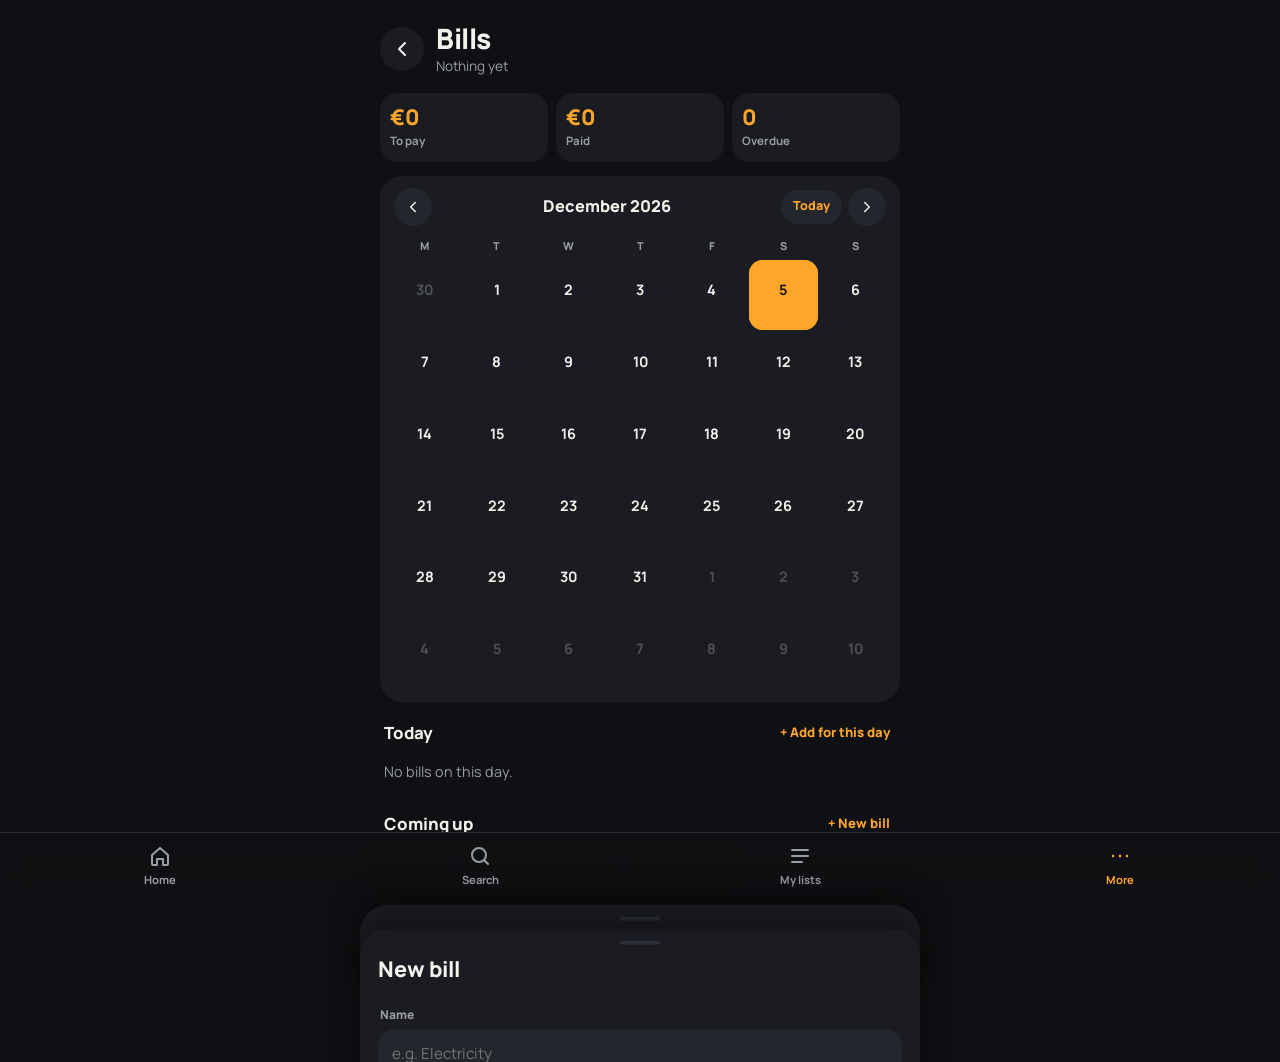
<file: bills.html>
<!DOCTYPE html>
<html lang="en" data-bs-theme="dark">
<head>
  <meta charset="UTF-8">
  <title>Bills</title>
  <meta name="viewport" content="width=device-width, initial-scale=1, viewport-fit=cover">
  <link href="https://cdn.jsdelivr.net/npm/bootstrap@5.3.2/dist/css/bootstrap.min.css" rel="stylesheet">
  <link rel="preconnect" href="https://fonts.googleapis.com">
  <link rel="preconnect" href="https://fonts.gstatic.com" crossorigin>
  <link href="https://fonts.googleapis.com/css2?family=Manrope:wght@400;500;600;700;800&amp;display=swap" rel="stylesheet">
  <link rel="stylesheet" href="app.css?v=48">
  <script src="theme.js"></script>
  <script src="bills-core.js"></script>
  <meta name="theme-color" content="#0F1013">
</head>
<body class="app-body">
  <svg width="0" height="0" style="position:absolute" aria-hidden="true" focusable="false">
    <defs>
      <symbol id="i-home" viewBox="0 0 24 24"><path d="M4 11l8-7 8 7v9a1 1 0 0 1-1 1h-4v-6H9v6H5a1 1 0 0 1-1-1v-9z"/></symbol>
      <symbol id="i-search" viewBox="0 0 24 24"><circle cx="11" cy="11" r="7"/><path d="M20 20l-3.5-3.5"/></symbol>
      <symbol id="i-list" viewBox="0 0 24 24"><path d="M4 6h16M4 12h16M4 18h10"/></symbol>
      <symbol id="i-more" viewBox="0 0 24 24"><circle cx="5" cy="12" r="1.3" fill="currentColor" stroke="none"/><circle cx="12" cy="12" r="1.3" fill="currentColor" stroke="none"/><circle cx="19" cy="12" r="1.3" fill="currentColor" stroke="none"/></symbol>
      <symbol id="i-back" viewBox="0 0 24 24"><path d="M15 6l-6 6 6 6"/></symbol>
      <symbol id="i-next" viewBox="0 0 24 24"><path d="M9 6l6 6-6 6"/></symbol>
      <symbol id="i-plus" viewBox="0 0 24 24"><path d="M12 5v14M5 12h14"/></symbol>
    </defs>
  </svg>

  <div class="app-wrap">
    <div class="screen-head">
      <button class="back-btn" onclick="window.location.href='index.html'" aria-label="Back"><svg class="ic"><use href="#i-back"/></svg></button>
      <div class="grow">
        <h1 class="screen-title sm">Bills</h1>
        <div class="screen-sub" id="sub"></div>
      </div>
    </div>

    <div class="bl-sum" id="sum"></div>

    <div class="bl-cal">
      <div class="bl-cal-head">
        <button class="bl-nav" id="prev" aria-label="Previous month"><svg class="ic" style="transform:scaleX(1)"><use href="#i-back"/></svg></button>
        <div style="text-align:center">
          <div class="t" id="monthTitle"></div>
        </div>
        <div style="display:flex;gap:6px;align-items:center">
          <button class="bl-today" id="todayBtn">Today</button>
          <button class="bl-nav" id="next" aria-label="Next month"><svg class="ic"><use href="#i-next"/></svg></button>
        </div>
      </div>
      <div class="bl-grid" id="grid"></div>
    </div>

    <div class="bl-h"><span id="dayTitle"></span><button id="addForDay">+ Add for this day</button></div>
    <div id="dayList"></div>

    <div class="bl-h"><span>Coming up</span><button id="fab">+ New bill</button></div>
    <div id="upList"></div>
  </div>


  <div class="es-overlay" id="sOv"></div>
  <div class="es-sheet" id="sSheet" role="dialog" aria-label="Bills">
    <div class="es-handle"></div>
    <div class="es-title" id="sTitle"></div>
    <div class="es-line" id="sTotal"></div>
    <div id="sList"></div>
    <div class="es-actions"><button class="es-btn primary" id="sClose">Done</button></div>
  </div>
  <div class="es-overlay" id="bOv"></div>
  <div class="es-sheet" id="bSheet" role="dialog" aria-label="Bill">
    <div class="es-handle"></div>
    <div class="es-title" id="bTitle">New bill</div>
    <div class="bl-field"><div class="bl-chips" id="bPresets"></div></div>
    <div class="bl-field"><label for="bName">Name</label><input class="bl-input" id="bName" maxlength="60" placeholder="e.g. Electricity"></div>
    <div class="bl-field"><label for="bAmount">Amount (€) – optional</label><input class="bl-input" id="bAmount" type="number" inputmode="decimal" step="0.01" min="0" placeholder="0.00"></div>
    <div class="bl-field"><label for="bDue">Due date</label><input class="bl-input" id="bDue" type="date"></div>
    <div class="bl-field"><label>Repeats</label><div class="bl-chips" id="bRepeat"></div></div>
    <div class="bl-field"><label>Remind me</label><div class="bl-chips" id="bRemind"></div></div>
    <div class="bl-field"><label for="bNote">Note</label><textarea class="bl-input" id="bNote" placeholder="Account number, reference…"></textarea></div>
    <div class="bl-field" id="bErr" style="color:#FF7A7A;font-weight:700;font-size:0.85rem;display:none"></div>
    <div class="es-actions">
      <button class="es-btn" id="bCancel">Cancel</button>
      <button class="es-btn primary" id="bSave">Save</button>
    </div>
    <div class="es-actions" id="bExtra" style="display:none">
      <button class="es-btn" id="bUndo">Undo payment</button>
      <button class="es-btn danger" id="bDelete">Delete</button>
    </div>
  </div>

  <nav class="tabbar" aria-label="Main">
    <button class="tab" onclick="window.location.href='index.html'"><svg class="ic"><use href="#i-home"/></svg><span>Home</span></button>
    <button class="tab" onclick="window.location.href='index.html#search'"><svg class="ic"><use href="#i-search"/></svg><span>Search</span></button>
    <button class="tab" onclick="localStorage.removeItem('currentList');window.location.href='list-viewer-new.html'"><svg class="ic"><use href="#i-list"/></svg><span>My lists</span></button>
    <button class="tab active" onclick="window.location.href='index.html#more'"><svg class="ic"><use href="#i-more"/></svg><span>More</span></button>
  </nav>

<script>
(function () {
  var B = window.Bills;
  var $ = function (id) { return document.getElementById(id); };
  var esc = function (s) { return String(s == null ? "" : s).replace(/[&<>"']/g, function (c) { return { "&": "&amp;", "<": "&lt;", ">": "&gt;", '"': "&quot;", "'": "&#39;" }[c]; }); };
  var now = new Date();
  var view = { y: now.getFullYear(), m: now.getMonth() };
  var sel = B.today();
  var REPEATS = [["none", "Once"], ["weekly", "Weekly"], ["monthly", "Monthly"], ["yearly", "Yearly"]];
  var REMINDS = [[-1, "No reminder"], [0, "On the day"], [1, "1 day before"], [3, "3 days before"], [7, "1 week before"]];
  var PRESETS = ["Rent", "Electricity", "Water", "Internet", "Phone", "Insurance"];
  var form = { id: null, repeat: "none", remind: 1 };
  var sumLists = { pay: [], paid: [], over: [] }, sumOpen = null;

  function monthKey(y, m) { return y + "-" + (m < 9 ? "0" : "") + (m + 1); }
  function repeatLabel(b) { return { weekly: "Weekly", monthly: "Monthly", yearly: "Yearly" }[b.repeat] || "One-off"; }

  // all occurrences in a date window, newest rules applied
  function occIn(from, to) {
    var out = [];
    B.load().forEach(function (b) { out = out.concat(B.occurrences(b, from, to)); });
    return out;
  }

  function renderSummary() {
    var from = monthKey(view.y, view.m) + "-01", to = monthKey(view.y, view.m) + "-" + B.daysInMonth(view.y, view.m);
    var occ = occIn(from, to), t = B.today();
    var toPay = 0, paid = 0, over = 0;
    sumLists = { pay: [], paid: [], over: [] };
    occ.forEach(function (o) {
      var a = Number(o.bill.amount) || 0;
      if (o.paid) { paid += a; sumLists.paid.push(o); }
      else { toPay += a; sumLists.pay.push(o); if (o.date < t) { over++; sumLists.over.push(o); } }
    });
    $("sum").innerHTML =
      '<button type="button" data-sum="pay"><div class="n">' + esc(B.money(toPay) || "€0") + '</div><div class="l">To pay</div></button>' +
      '<button type="button" data-sum="paid"><div class="n">' + esc(B.money(paid) || "€0") + '</div><div class="l">Paid</div></button>' +
      '<button type="button" data-sum="over"><div class="n' + (over ? " red" : "") + '">' + over + '</div><div class="l">Overdue</div></button>';
    var s = B.summary();
    $("sub").textContent = s.count ? (s.open.length + " open · " + s.count + " total") : "Nothing yet";
    renderSumSheet();
  }

  var SUM_TITLES = { pay: "To pay", paid: "Paid", over: "Overdue" };
  var SUM_EMPTY = { pay: "Nothing left to pay this month.", paid: "Nothing paid yet this month.", over: "Nothing overdue. Nice." };
  function renderSumSheet() {
    if (!sumOpen) return;
    var list = sumLists[sumOpen].slice().sort(function (a, c) { return a.date < c.date ? -1 : a.date > c.date ? 1 : 0; });
    var total = 0; list.forEach(function (o) { total += Number(o.bill.amount) || 0; });
    var mon = new Date(view.y, view.m, 1).toLocaleDateString([], { month: "long", year: "numeric" });
    $("sTitle").textContent = SUM_TITLES[sumOpen] + " · " + mon;
    $("sTotal").textContent = list.length ? (list.length + (list.length === 1 ? " bill" : " bills") + " · " + (B.money(total) || "€0") + " in total") : "";
    $("sList").innerHTML = list.length ? list.map(function (o) { return rowHtml(o, true); }).join("") : '<div class="bl-empty">' + SUM_EMPTY[sumOpen] + "</div>";
  }
  function openSum(kind) { sumOpen = kind; renderSumSheet(); $("sOv").classList.add("show"); $("sSheet").classList.add("show"); }
  function closeSum() { sumOpen = null; $("sOv").classList.remove("show"); $("sSheet").classList.remove("show"); }

  function renderCalendar() {
    $("monthTitle").textContent = new Date(view.y, view.m, 1).toLocaleDateString([], { month: "long", year: "numeric" });
    var first = new Date(view.y, view.m, 1), lead = (first.getDay() + 6) % 7;   // Monday first
    var start = new Date(view.y, view.m, 1 - lead);
    var from = B.ymd(start), to = B.ymd(new Date(start.getFullYear(), start.getMonth(), start.getDate() + 41));
    var byDay = {}, t = B.today();
    occIn(from, to).forEach(function (o) { (byDay[o.date] = byDay[o.date] || []).push(o); });
    var html = ["M", "T", "W", "T", "F", "S", "S"].map(function (d) { return '<div class="bl-dow">' + d + "</div>"; }).join("");
    for (var i = 0; i < 42; i++) {
      var d = new Date(start.getFullYear(), start.getMonth(), start.getDate() + i), key = B.ymd(d);
      var dots = {};
      (byDay[key] || []).forEach(function (o) { dots[B.status(o, t)] = 1; });
      var dh = ["overdue", "soon", "later", "paid"].filter(function (k) { return dots[k]; }).map(function (k) { return '<span class="bl-dot ' + k + '"></span>'; }).join("");
      html += '<button class="bl-day' + (d.getMonth() !== view.m ? " other" : "") + (key === t ? " is-today" : "") + (key === sel ? " is-sel" : "") +
        '" data-d="' + key + '">' + d.getDate() + '<span class="bl-dots">' + dh + "</span></button>";
    }
    $("grid").innerHTML = html;
  }

  function rowHtml(o, showRel) {
    var b = o.bill, st = B.status(o);
    var amt = B.money(b.amount);
    var sub = [repeatLabel(b)];
    if (amt) sub.push(amt);
    var rel = o.paid ? "" : B.relative(o.date);
    var due = B.parse(o.date).toLocaleDateString([], { day: "numeric", month: "short" });
    if (showRel && sumOpen) sub.push("due " + due);
    if (showRel && sumOpen && o.paid && o.paidAt) sub.push("paid " + new Date(o.paidAt).toLocaleDateString([], { day: "numeric", month: "short" }));
    var action = o.paid ? '<span class="bl-paid-tag">✓ Paid</span>' : (o.current ? '<button class="bl-pay" data-pay="' + esc(b.id) + '">✓ Paid</button>' : "");
    return '<div class="bl-row" data-edit="' + esc(b.id) + '"><div class="bl-bar ' + st + '"></div><div class="bl-main"><div class="bl-name">' + esc(b.name) +
      '</div><div class="bl-sub' + (st === "overdue" ? " overdue" : "") + '">' + esc(sub.join(" · ")) + (showRel && rel && !sumOpen ? " · " + esc(rel) : "") + "</div></div>" + action + "</div>";
  }

  function renderDay() {
    var d = B.parse(sel);
    $("dayTitle").textContent = sel === B.today() ? "Today" : d.toLocaleDateString([], { weekday: "long", day: "numeric", month: "long" });
    var occ = occIn(sel, sel);
    $("dayList").innerHTML = occ.length ? occ.map(function (o) { return rowHtml(o, false); }).join("") : '<div class="bl-empty">No bills on this day.</div>';
  }

  function renderUpcoming() {
    var t = B.today(), end = B.addDays(t, 30), rows = [];
    B.load().forEach(function (b) {
      if (B.isDone(b)) return;
      B.occurrences(b, "0000-01-01", end).forEach(function (o) { if (!o.paid && (o.date <= end)) rows.push(o); });
    });
    rows.sort(function (a, c) { return a.date < c.date ? -1 : a.date > c.date ? 1 : 0; });
    // overdue repeats only show once (the open one), not every missed period
    rows = rows.filter(function (o) { return o.date >= t || o.current; });
    $("upList").innerHTML = rows.length ? rows.map(function (o) { return rowHtml(o, true); }).join("") :
      '<div class="bl-empty">' + (B.load().length ? "Nothing due in the next 30 days." : "Tap + to add your first bill – rent, electricity, phone…") + "</div>";
  }

  function render() { renderSummary(); renderCalendar(); renderDay(); renderUpcoming(); }

  // ---- form ----
  function chips(id, opts, cur, onPick) {
    $(id).innerHTML = opts.map(function (o) { return '<button type="button" class="chip' + (String(o[0]) === String(cur) ? " is-active" : "") + '" data-v="' + o[0] + '">' + o[1] + "</button>"; }).join("");
    Array.prototype.forEach.call($(id).children, function (el) { el.onclick = function () { onPick(el.getAttribute("data-v")); }; });
  }
  function drawChips() {
    chips("bRepeat", REPEATS, form.repeat, function (v) { form.repeat = v; drawChips(); });
    chips("bRemind", REMINDS, form.remind, function (v) { form.remind = Number(v); drawChips(); });
  }
  function openForm(id, dateStr) {
    var b = id ? B.load().filter(function (x) { return x.id === id; })[0] : null;
    form = { id: b ? b.id : null, repeat: b ? (b.repeat || "none") : "none", remind: b ? (b.remind == null ? -1 : Number(b.remind)) : 1 };
    $("bTitle").textContent = b ? "Edit bill" : "New bill";
    $("bName").value = b ? b.name : "";
    $("bAmount").value = b && b.amount !== "" && b.amount != null ? b.amount : "";
    $("bDue").value = b ? b.due : (dateStr || sel);
    $("bNote").value = b ? (b.note || "") : "";
    $("bErr").style.display = "none";
    $("bPresets").parentNode.style.display = b ? "none" : "";
    $("bPresets").innerHTML = PRESETS.map(function (p) { return '<button type="button" class="chip" data-p="' + p + '">' + p + "</button>"; }).join("");
    Array.prototype.forEach.call($("bPresets").children, function (el) { el.onclick = function () { $("bName").value = el.getAttribute("data-p"); }; });
    var hasHist = b && (B.isRecurring(b) ? (b.history || []).length : !!b.paidAt);
    $("bExtra").style.display = b ? "flex" : "none";
    $("bUndo").style.display = hasHist ? "" : "none";
    drawChips();
    $("bOv").classList.add("show"); $("bSheet").classList.add("show");
  }
  function closeForm() { $("bOv").classList.remove("show"); $("bSheet").classList.remove("show"); }

  function saveForm() {
    var name = $("bName").value.trim(), due = $("bDue").value;
    if (!name) { $("bErr").textContent = "Give the bill a name."; $("bErr").style.display = "block"; return; }
    if (!B.parse(due)) { $("bErr").textContent = "Pick a due date."; $("bErr").style.display = "block"; return; }
    var list = B.load(), b = form.id ? list.filter(function (x) { return x.id === form.id; })[0] : null;
    if (!b) { b = { id: B.uid(), history: [] }; list.push(b); }
    var dueChanged = b.due !== due;
    b.name = name;
    b.amount = $("bAmount").value === "" ? "" : Number($("bAmount").value);
    b.due = due;
    if (dueChanged || !b.anchorDay) b.anchorDay = B.parse(due).getDate();
    b.repeat = form.repeat;
    b.remind = form.remind;
    b.note = $("bNote").value.trim();
    B.save(list);
    B.schedule(b, form.remind >= 0);
    sel = due; var d = B.parse(due); view = { y: d.getFullYear(), m: d.getMonth() };
    closeForm(); render();
  }

  // ---- events ----
  $("fab").onclick = function () { openForm(null, sel); };
  $("addForDay").onclick = function () { openForm(null, sel); };
  $("bOv").onclick = closeForm; $("bCancel").onclick = closeForm; $("bSave").onclick = saveForm;
  $("bDelete").onclick = function () {
    if (!form.id || !confirm("Delete this bill?")) return;
    var list = B.load(), b = list.filter(function (x) { return x.id === form.id; })[0];
    if (b) B.cancel(b);
    B.save(list.filter(function (x) { return x.id !== form.id; }));
    closeForm(); render();
  };
  $("bUndo").onclick = function () { if (form.id) { B.undoPay(form.id); closeForm(); render(); } };
  $("prev").onclick = function () { view.m--; if (view.m < 0) { view.m = 11; view.y--; } render(); };
  $("next").onclick = function () { view.m++; if (view.m > 11) { view.m = 0; view.y++; } render(); };
  $("todayBtn").onclick = function () { var n = new Date(); view = { y: n.getFullYear(), m: n.getMonth() }; sel = B.today(); render(); };
  $("grid").onclick = function (e) {
    var el = e.target.closest(".bl-day"); if (!el) return;
    sel = el.getAttribute("data-d");
    var d = B.parse(sel); if (d.getMonth() !== view.m) view = { y: d.getFullYear(), m: d.getMonth() };
    render();
  };
  function listClick(e) {
    var pay = e.target.closest("[data-pay]");
    if (pay) { e.stopPropagation(); B.pay(pay.getAttribute("data-pay")); render(); return; }
    var row = e.target.closest("[data-edit]");
    if (row) openForm(row.getAttribute("data-edit"));
  }
  $("dayList").onclick = listClick; $("upList").onclick = listClick; $("sList").onclick = listClick;
  $("sum").onclick = function (e) { var el = e.target.closest("[data-sum]"); if (el) openSum(el.getAttribute("data-sum")); };
  $("sOv").onclick = closeSum; $("sClose").onclick = closeSum;

  render();
})();
</script>
</body>
</html>
</file>
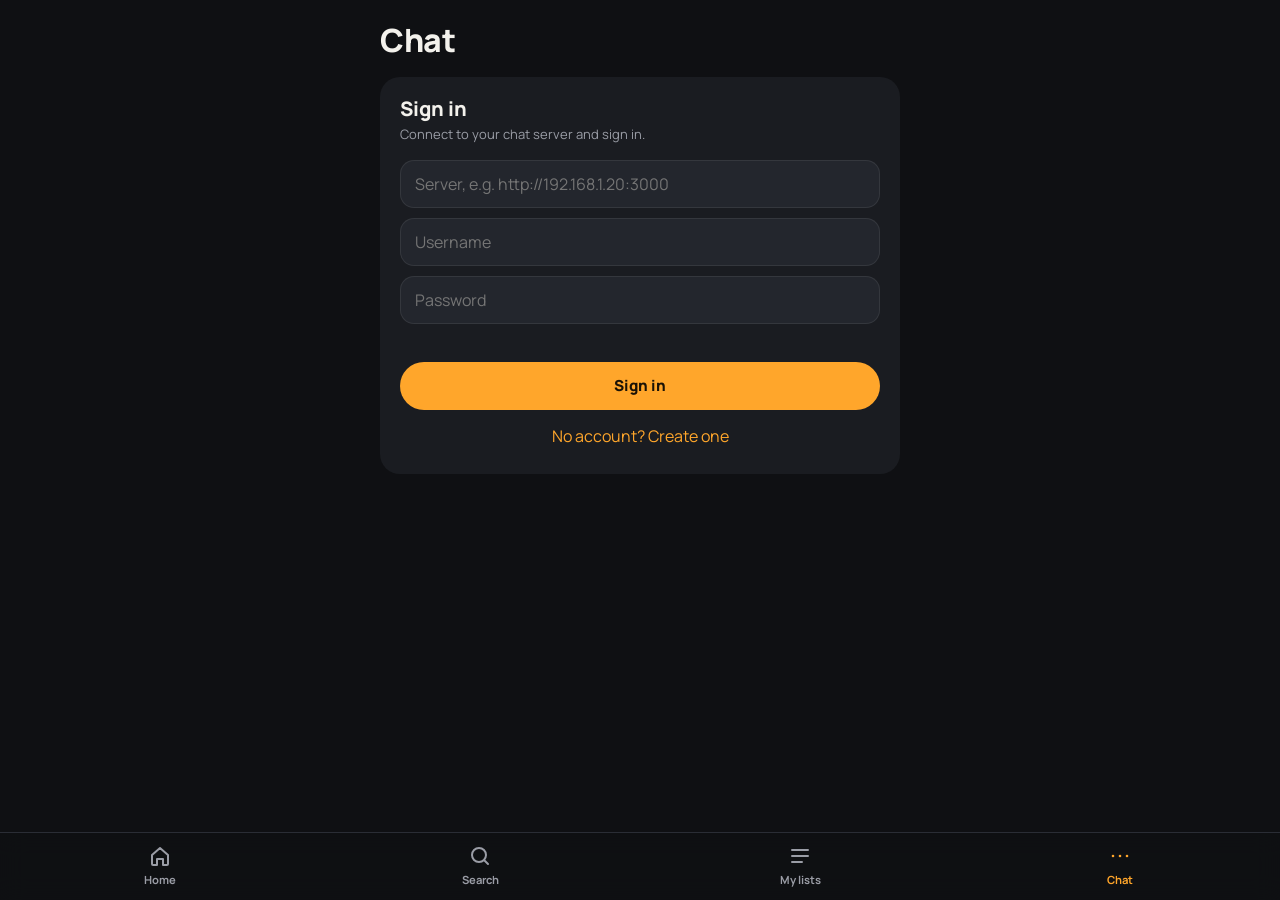
<file: chat.html>
<!DOCTYPE html>
<html lang="en" data-bs-theme="dark">
<head>
  <meta charset="UTF-8">
  <title>Chat</title>
  <meta name="viewport" content="width=device-width, initial-scale=1, viewport-fit=cover">
  <link href="https://cdn.jsdelivr.net/npm/bootstrap@5.3.2/dist/css/bootstrap.min.css" rel="stylesheet">
  <link rel="preconnect" href="https://fonts.googleapis.com">
  <link rel="preconnect" href="https://fonts.gstatic.com" crossorigin>
  <link href="https://fonts.googleapis.com/css2?family=Manrope:wght@400;500;600;700;800&amp;display=swap" rel="stylesheet">
  <link rel="stylesheet" href="app.css?v=2">
  <script src="theme.js"></script>
  <meta name="theme-color" content="#0F1013">
  <style>
    .field { width:100%; height:48px; border-radius:14px; border:1px solid rgba(255,255,255,.08); background:var(--surface-2); color:var(--text); padding:0 14px; font:inherit; margin-bottom:10px; }
    .field:focus { outline:2px solid var(--accent); outline-offset:0; }
    .auth-card { background:var(--surface); border-radius:20px; padding:20px; margin-top:8px; }
    .auth-card h2 { font-size:20px; font-weight:800; margin:0 0 4px; }
    .muted { color:var(--muted); font-size:13px; }
    .err { color:#ff7a7a; font-size:13px; min-height:18px; margin:2px 0 8px; }
    .link-btn { background:none; border:0; color:var(--accent); font-weight:700; padding:6px 0; font:inherit; }
    .chat-row { display:flex; align-items:center; gap:12px; width:100%; text-align:left; background:var(--surface); border:0; color:var(--text); border-radius:16px; padding:12px 14px; margin-bottom:8px; }
    .avatar { width:44px; height:44px; border-radius:50%; background:var(--accent); color:var(--ink); font-weight:800; display:flex; align-items:center; justify-content:center; flex:none; text-transform:uppercase; }
    .chat-row .who { font-weight:700; }
    .chat-row .snippet { color:var(--muted); font-size:13px; white-space:nowrap; overflow:hidden; text-overflow:ellipsis; max-width:60vw; }
    .chat-row.unread .snippet { color:var(--text); font-weight:700; }
    .dot { width:10px; height:10px; border-radius:50%; background:var(--accent); margin-left:auto; flex:none; }
    .newchat { display:flex; gap:8px; margin-bottom:14px; }
    .newchat .field { margin:0; }
    .newchat .btn-accent { height:48px; padding:0 18px; flex:none; }
    .conn { display:none; background:#3a2a10; color:var(--accent); font-size:12px; text-align:center; padding:6px; border-radius:10px; margin-bottom:8px; }
    .conn.show { display:block; }
    #thread { display:flex; flex-direction:column; gap:6px; padding-bottom:150px; }
    .bubble { max-width:80%; padding:9px 13px; border-radius:18px; line-height:1.35; word-wrap:break-word; white-space:pre-wrap; }
    .bubble.me { align-self:flex-end; background:var(--accent); color:var(--ink); border-bottom-right-radius:6px; }
    .bubble.them { align-self:flex-start; background:var(--surface-2); border-bottom-left-radius:6px; }
    .bubble time { display:block; font-size:10px; opacity:.6; margin-top:3px; }
    .share-card { background:rgba(0,0,0,.18); border-radius:12px; padding:10px; margin-top:4px; white-space:normal; }
    .bubble.them .share-card { background:var(--bg); }
    .share-card .t { font-size:11px; text-transform:uppercase; letter-spacing:.06em; opacity:.7; }
    .share-card .n { font-weight:800; }
    .share-card button { margin-top:8px; border:0; border-radius:10px; padding:6px 12px; font-weight:700; background:var(--accent); color:var(--ink); }
    .bubble.me .share-card button { background:var(--ink); color:var(--accent); }
    .composer { position:fixed; left:0; right:0; bottom:calc(72px + env(safe-area-inset-bottom)); padding:10px 16px; background:var(--bg); display:flex; gap:8px; align-items:center; z-index:5; }
    .composer .field { margin:0; }
    .composer .icon-btn, .composer .btn-accent { flex:none; }
    .pick-row { display:block; width:100%; text-align:left; background:var(--surface-2); border:0; color:var(--text); padding:10px 12px; border-radius:12px; margin-bottom:6px; }
    .pick-row small { color:var(--muted); display:block; }
    .overlay { position:fixed; inset:0; background:rgba(0,0,0,.6); z-index:2400; display:none; }
    .overlay.show { display:block; }
    .picker { position:fixed; left:0; right:0; bottom:0; max-height:70vh; overflow:auto; background:var(--surface); border-radius:22px 22px 0 0; padding:16px; transform:translateY(100%); transition:transform .25s; z-index:2500; }
    .picker.show { transform:none; }
    .toast-lite { position:fixed; left:50%; transform:translateX(-50%); bottom:calc(150px + env(safe-area-inset-bottom)); background:var(--surface-2); padding:8px 14px; border-radius:20px; z-index:3000; display:none; }
  </style>
</head>

<body class="app-body">

  <svg width="0" height="0" style="position:absolute" aria-hidden="true" focusable="false">
    <defs>
      <symbol id="i-home" viewBox="0 0 24 24"><path d="M4 11l8-7 8 7v9a1 1 0 0 1-1 1h-4v-6H9v6H5a1 1 0 0 1-1-1v-9z"/></symbol>
      <symbol id="i-search" viewBox="0 0 24 24"><circle cx="11" cy="11" r="7"/><path d="M20 20l-3.5-3.5"/></symbol>
      <symbol id="i-list" viewBox="0 0 24 24"><path d="M4 6h16M4 12h16M4 18h10"/></symbol>
      <symbol id="i-more" viewBox="0 0 24 24"><circle cx="5" cy="12" r="1.3" fill="currentColor" stroke="none"/><circle cx="12" cy="12" r="1.3" fill="currentColor" stroke="none"/><circle cx="19" cy="12" r="1.3" fill="currentColor" stroke="none"/></symbol>
      <symbol id="i-plus" viewBox="0 0 24 24"><path d="M12 5v14M5 12h14"/></symbol>
      <symbol id="i-back" viewBox="0 0 24 24"><path d="M15 6l-6 6 6 6"/></symbol>
      <symbol id="i-send" viewBox="0 0 24 24"><path d="M4 12l16-8-6 16-3-7-7-1z"/></symbol>
    </defs>
  </svg>

  <div class="app-wrap">

    <div class="screen-head">
      <button id="backBtn" class="back-btn" style="display:none;" onclick="showChats()" aria-label="Back">
        <svg class="ic"><use href="#i-back"/></svg>
      </button>
      <div class="grow">
        <h1 class="screen-title" id="title">Chat</h1>
        <div class="screen-sub" id="sub"></div>
      </div>
      <button id="menuBtn" class="link-btn" style="display:none;" onclick="signOut()">Sign out</button>
    </div>

    <div id="conn" class="conn">Reconnecting…</div>

    <!-- Sign in / register -->
    <div id="authScreen" style="display:none;">
      <div class="auth-card">
        <h2 id="authTitle">Sign in</h2>
        <p class="muted">Connect to your chat server and sign in.</p>
        <input id="serverInput" class="field" placeholder="Server, e.g. http://192.168.1.20:3000" autocapitalize="off" autocorrect="off" inputmode="url">
        <input id="userInput" class="field" placeholder="Username" autocapitalize="off" autocorrect="off">
        <input id="passInput" class="field" type="password" placeholder="Password">
        <div id="authErr" class="err"></div>
        <button id="authBtn" class="btn-accent w-100" style="height:48px;" onclick="submitAuth()">Sign in</button>
        <div class="text-center mt-2"><button class="link-btn" id="authSwitch" onclick="toggleAuthMode()">No account? Create one</button></div>
      </div>
    </div>

    <!-- Chat list -->
    <div id="chatsScreen" style="display:none;">
      <div class="newchat">
        <input id="newChatInput" class="field" placeholder="Start a chat: type a username" autocapitalize="off" autocorrect="off">
        <button class="btn-accent" onclick="startChat()">Chat</button>
      </div>
      <div id="newChatErr" class="err"></div>
      <div id="chatList"></div>
    </div>

    <!-- Conversation -->
    <div id="threadScreen" style="display:none;">
      <div id="thread"></div>
      <div class="composer">
        <button class="icon-btn" onclick="openPicker()" aria-label="Share an entry"><svg class="ic"><use href="#i-plus"/></svg></button>
        <input id="msgInput" class="field" placeholder="Message" autocomplete="off">
        <button class="btn-accent" style="height:48px;width:48px;padding:0;" onclick="sendText()" aria-label="Send"><svg class="ic" style="width:20px;height:20px"><use href="#i-send"/></svg></button>
      </div>
    </div>

  </div>

  <div id="pickOverlay" class="overlay" onclick="closePicker()"></div>
  <div id="picker" class="picker">
    <h4 style="font-weight:800;">Share an entry</h4>
    <p class="muted">Pick one of your entries to send.</p>
    <div id="pickList"></div>
  </div>
  <div id="toast" class="toast-lite"></div>

  <nav class="tabbar" aria-label="Main">
    <button class="tab" onclick="window.location.href='index.html'"><svg class="ic"><use href="#i-home"/></svg><span>Home</span></button>
    <button class="tab" onclick="window.location.href='index.html#search'"><svg class="ic"><use href="#i-search"/></svg><span>Search</span></button>
    <button class="tab" onclick="localStorage.removeItem('currentList');window.location.href='list-viewer-new.html'"><svg class="ic"><use href="#i-list"/></svg><span>My lists</span></button>
    <button class="tab active" onclick="showChats()"><svg class="ic"><use href="#i-more"/></svg><span>Chat</span></button>
  </nav>

<script>
  /* ---------- tiny helpers ---------- */
  const $ = id => document.getElementById(id);
  function lsGet(k) { try { return localStorage.getItem(k); } catch (e) { return null; } }
  function lsSet(k, v) { try { localStorage.setItem(k, v); } catch (e) {} }
  function lsDel(k) { try { localStorage.removeItem(k); } catch (e) {} }

  let server = lsGet("chatServer") || "";
  let token = lsGet("chatToken") || "";
  let me = lsGet("chatUser") || "";
  let authMode = "login";
  let current = null;       // username of open conversation
  let lastId = 0;           // newest message id shown in the open thread
  let es = null;            // EventSource
  let chats = [];

  function toast(msg) {
    const t = $("toast");
    t.textContent = msg; t.style.display = "block";
    clearTimeout(toast._t);
    toast._t = setTimeout(() => t.style.display = "none", 2200);
  }

  function normalizeServer(s) {
    s = (s || "").trim().replace(/\/+$/, "");
    if (s && !/^https?:\/\//i.test(s)) s = "http://" + s;
    return s;
  }

  async function api(path, opts = {}) {
    const res = await fetch(server + path, {
      method: opts.body ? "POST" : "GET",
      headers: Object.assign(
        { "Content-Type": "application/json" },
        token ? { Authorization: "Bearer " + token } : {}
      ),
      body: opts.body ? JSON.stringify(opts.body) : undefined
    });
    let data = {};
    try { data = await res.json(); } catch (e) {}
    if (res.status === 401 && token) { signOut(true); }
    if (!res.ok) throw new Error(data.error || "Something went wrong");
    return data;
  }

  /* ---------- screens ---------- */
  function show(which) {
    ["authScreen", "chatsScreen", "threadScreen"].forEach(id => $(id).style.display = id === which ? "" : "none");
    $("backBtn").style.display = which === "threadScreen" ? "" : "none";
    $("menuBtn").style.display = which === "chatsScreen" ? "" : "none";
  }

  function showAuth() {
    closeStream();
    $("title").textContent = "Chat"; $("sub").textContent = "";
    $("serverInput").value = server;
    show("authScreen");
  }

  function toggleAuthMode() {
    authMode = authMode === "login" ? "register" : "login";
    $("authTitle").textContent = authMode === "login" ? "Sign in" : "Create account";
    $("authBtn").textContent = authMode === "login" ? "Sign in" : "Create account";
    $("authSwitch").textContent = authMode === "login" ? "No account? Create one" : "Have an account? Sign in";
    $("authErr").textContent = "";
  }

  async function submitAuth() {
    server = normalizeServer($("serverInput").value);
    $("authErr").textContent = "";
    if (!server) { $("authErr").textContent = "Enter the server address"; return; }
    try {
      const data = await api(authMode === "login" ? "/api/login" : "/api/register", {
        body: { username: $("userInput").value, password: $("passInput").value }
      });
      token = data.token; me = data.username;
      lsSet("chatServer", server); lsSet("chatToken", token); lsSet("chatUser", me);
      $("passInput").value = "";
      showChats();
    } catch (e) {
      $("authErr").textContent = e.message === "Failed to fetch"
        ? "Can't reach the server. Is it running, and is the phone on the same Wi-Fi?"
        : e.message;
    }
  }

  function signOut(silent) {
    if (token && !silent) { fetch(server + "/api/logout", { method: "POST", headers: { Authorization: "Bearer " + token } }).catch(() => {}); }
    token = ""; me = ""; current = null;
    lsDel("chatToken"); lsDel("chatUser");
    showAuth();
  }

  async function showChats() {
    if (!token) return showAuth();
    current = null;
    $("title").textContent = "Chat"; $("sub").textContent = "Signed in as " + me;
    show("chatsScreen");
    openStream();
    await loadChats();
  }

  /* ---------- unread tracking ---------- */
  function seenMap() { try { return JSON.parse(lsGet("chatSeen_" + me)) || {}; } catch (e) { return {}; } }
  function markSeen(user, id) { const m = seenMap(); if (id > (m[user] || 0)) { m[user] = id; lsSet("chatSeen_" + me, JSON.stringify(m)); } }

  function snippet(m) {
    const who = m.from === me ? "You: " : "";
    if (m.entry) return who + "Shared: " + entryName(m.entry);
    return who + m.text;
  }

  async function loadChats() {
    try {
      chats = (await api("/api/chats")).chats;
    } catch (e) { $("newChatErr").textContent = e.message === "Failed to fetch" ? "Can't reach the server" : e.message; return; }
    $("newChatErr").textContent = "";
    renderChats();
  }

  function renderChats() {
    const wrap = $("chatList");
    wrap.innerHTML = "";
    if (!chats.length) {
      wrap.innerHTML = '<p class="muted text-center" style="margin-top:30px;">No chats yet. Type a friend\'s username above to start one.</p>';
      return;
    }
    const seen = seenMap();
    chats.forEach(c => {
      const unread = c.last.from !== me && c.last.id > (seen[c.user] || 0);
      const b = document.createElement("button");
      b.className = "chat-row" + (unread ? " unread" : "");
      b.onclick = () => openThread(c.user);
      const av = document.createElement("div"); av.className = "avatar"; av.textContent = c.user[0];
      const mid = document.createElement("div");
      const who = document.createElement("div"); who.className = "who"; who.textContent = c.user;
      const sn = document.createElement("div"); sn.className = "snippet"; sn.textContent = snippet(c.last);
      mid.appendChild(who); mid.appendChild(sn);
      b.appendChild(av); b.appendChild(mid);
      if (unread) { const d = document.createElement("span"); d.className = "dot"; b.appendChild(d); }
      wrap.appendChild(b);
    });
  }

  async function startChat() {
    const name = $("newChatInput").value.trim().toLowerCase();
    if (!name) return;
    try {
      const r = await api("/api/user?name=" + encodeURIComponent(name));
      if (!r.exists) { $("newChatErr").textContent = name === me ? "That's you!" : "No user called “" + name + "”"; return; }
      $("newChatInput").value = ""; $("newChatErr").textContent = "";
      openThread(name);
    } catch (e) { $("newChatErr").textContent = e.message; }
  }

  /* ---------- conversation ---------- */
  async function openThread(user) {
    current = user; lastId = 0;
    $("thread").innerHTML = "";
    $("title").textContent = user; $("sub").textContent = "";
    show("threadScreen");
    try {
      const r = await api("/api/messages?with=" + encodeURIComponent(user));
      r.messages.forEach(addBubble);
    } catch (e) { toast(e.message); }
    scrollDown();
  }

  function entryName(e) { return e.placeName || e.movieName || e.otherName || e.name || "Entry"; }

  function timeLabel(ts) {
    const d = new Date(ts);
    return d.toLocaleTimeString([], { hour: "2-digit", minute: "2-digit" });
  }

  function addBubble(m) {
    if (m.id <= lastId) return;      // already shown
    lastId = m.id;
    const div = document.createElement("div");
    div.className = "bubble " + (m.from === me ? "me" : "them");
    if (m.text) { const t = document.createElement("div"); t.textContent = m.text; div.appendChild(t); }
    if (m.entry) {
      const card = document.createElement("div"); card.className = "share-card";
      const t = document.createElement("div"); t.className = "t"; t.textContent = m.entry.type || "Entry";
      const n = document.createElement("div"); n.className = "n"; n.textContent = entryName(m.entry);
      card.appendChild(t); card.appendChild(n);
      if (m.from !== me) {
        const b = document.createElement("button"); b.textContent = "Save to my entries";
        b.onclick = () => { saveSharedEntry(m.entry); b.textContent = "Saved ✓"; b.disabled = true; };
        card.appendChild(b);
      }
      div.appendChild(card);
    }
    const tm = document.createElement("time"); tm.textContent = timeLabel(m.ts); div.appendChild(tm);
    $("thread").appendChild(div);
    markSeen(current, m.id);
  }

  function scrollDown() { window.scrollTo({ top: document.body.scrollHeight, behavior: "smooth" }); }

  async function sendMessage(payload) {
    try {
      const r = await api("/api/send", { body: Object.assign({ to: current }, payload) });
      addBubble(r.message); scrollDown();
    } catch (e) { toast(e.message === "Failed to fetch" ? "Can't reach the server" : e.message); }
  }

  function sendText() {
    const input = $("msgInput");
    const text = input.value.trim();
    if (!text) return;
    input.value = "";
    sendMessage({ text });
  }
  $("msgInput").addEventListener("keydown", e => { if (e.key === "Enter") { e.preventDefault(); sendText(); } });
  $("newChatInput").addEventListener("keydown", e => { if (e.key === "Enter") startChat(); });
  $("passInput").addEventListener("keydown", e => { if (e.key === "Enter") submitAuth(); });

  /* ---------- sharing entries ---------- */
  function myEntries() { try { return JSON.parse(lsGet("entries")) || []; } catch (e) { return []; } }

  function openPicker() {
    const list = $("pickList");
    list.innerHTML = "";
    const entries = myEntries().slice().reverse();
    if (!entries.length) list.innerHTML = '<p class="muted">You have no entries yet.</p>';
    entries.slice(0, 60).forEach(e => {
      const b = document.createElement("button"); b.className = "pick-row";
      b.textContent = entryName(e);
      const s = document.createElement("small"); s.textContent = e.type || "Other"; b.appendChild(s);
      b.onclick = () => { closePicker(); sendMessage({ entry: e }); };
      list.appendChild(b);
    });
    $("pickOverlay").classList.add("show"); $("picker").classList.add("show");
  }
  function closePicker() { $("pickOverlay").classList.remove("show"); $("picker").classList.remove("show"); }

  function saveSharedEntry(entry) {
    const saved = myEntries();
    const copy = Object.assign({}, entry);
    saved.push(copy);
    lsSet("entries", JSON.stringify(saved));
    toast("Saved to your entries");
  }

  /* ---------- live stream ---------- */
  function closeStream() { if (es) { es.close(); es = null; } }

  function openStream() {
    if (es || !token) return;
    es = new EventSource(server + "/api/stream?token=" + encodeURIComponent(token));
    es.onopen = () => {
      $("conn").classList.remove("show");
      catchUp();                         // fetch anything missed while disconnected
    };
    es.onerror = () => { $("conn").classList.add("show"); };
    es.addEventListener("message", ev => {
      const m = JSON.parse(ev.data);
      const other = m.from === me ? m.to : m.from;
      if (current && other === current) { addBubble(m); scrollDown(); }
      if (!current) loadChats();
      else if (other !== current) toast("New message from " + other);
    });
  }

  async function catchUp() {
    if (current) {
      try {
        const r = await api("/api/messages?with=" + encodeURIComponent(current) + "&since=" + lastId);
        r.messages.forEach(addBubble);
        scrollDown();
      } catch (e) {}
    } else if (token) { loadChats(); }
  }

  // Browsers pause connections in the background; reconnect when the app comes back.
  document.addEventListener("visibilitychange", () => {
    if (document.visibilityState === "visible" && token) { closeStream(); openStream(); }
  });

  /* ---------- start ---------- */
  if (token && server) showChats(); else showAuth();
</script>
</body>
</html>
</file>
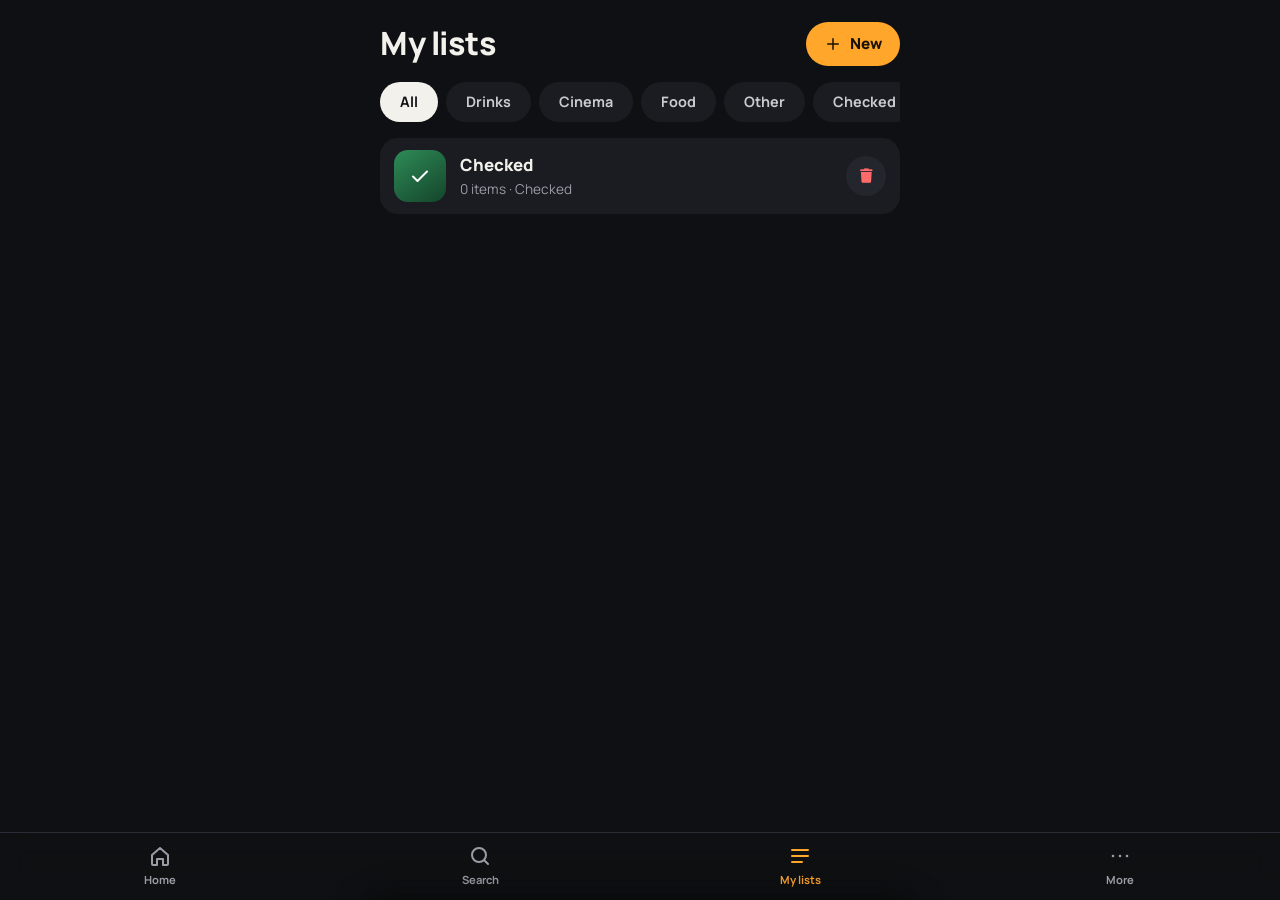
<file: list-viewer-new.html>
<!DOCTYPE html>
<html lang="en" data-bs-theme="dark">
<head>
  <meta charset="UTF-8">
  <title>My Lists</title>
  <meta name="viewport" content="width=device-width, initial-scale=1, viewport-fit=cover">
  <link href="https://cdn.jsdelivr.net/npm/bootstrap@5.3.2/dist/css/bootstrap.min.css" rel="stylesheet">
  <link rel="stylesheet" href="https://cdnjs.cloudflare.com/ajax/libs/font-awesome/6.4.0/css/all.min.css">
  <link rel="preconnect" href="https://fonts.googleapis.com">
  <link rel="preconnect" href="https://fonts.gstatic.com" crossorigin>
  <link href="https://fonts.googleapis.com/css2?family=Manrope:wght@400;500;600;700;800&amp;display=swap" rel="stylesheet">
  <link rel="stylesheet" href="app.css?v=50">
  <script src="theme.js"></script>
  <script src="share.js"></script>
  <script src="photos.js"></script>
  <script src="lookup.js"></script>
  <script src="swipe-close.js"></script>
  <script src="photo-ui.js"></script>
  <script src="sendcard.js"></script>
  <meta name="theme-color" content="#0F1013">
</head>

<body class="app-body">

  <!-- Icon sprite -->
  <svg width="0" height="0" style="position:absolute" aria-hidden="true" focusable="false">
    <defs>
      <symbol id="i-home" viewBox="0 0 24 24"><path d="M4 11l8-7 8 7v9a1 1 0 0 1-1 1h-4v-6H9v6H5a1 1 0 0 1-1-1v-9z"/></symbol>
      <symbol id="i-search" viewBox="0 0 24 24"><circle cx="11" cy="11" r="7"/><path d="M20 20l-3.5-3.5"/></symbol>
      <symbol id="i-list" viewBox="0 0 24 24"><path d="M4 6h16M4 12h16M4 18h10"/></symbol>
      <symbol id="i-more" viewBox="0 0 24 24"><circle cx="5" cy="12" r="1.3" fill="currentColor" stroke="none"/><circle cx="12" cy="12" r="1.3" fill="currentColor" stroke="none"/><circle cx="19" cy="12" r="1.3" fill="currentColor" stroke="none"/></symbol>
      <symbol id="i-plus" viewBox="0 0 24 24"><path d="M12 5v14M5 12h14"/></symbol>
      <symbol id="i-back" viewBox="0 0 24 24"><path d="M15 6l-6 6 6 6"/></symbol>
      <symbol id="i-film" viewBox="0 0 24 24"><rect x="3" y="5" width="18" height="14" rx="2"/><path d="M3 9h18M8 5v4M13 5v4M18 5v4"/></symbol>
      <symbol id="i-food" viewBox="0 0 24 24"><path d="M7 3v8M5 3v5a2 2 0 0 0 4 0V3M7 11v10M17 3c-2 1.5-3 4-3 7h3v11"/></symbol>
      <symbol id="i-cup" viewBox="0 0 24 24"><path d="M6 3h12l-1.5 17a1 1 0 0 1-1 1h-7a1 1 0 0 1-1-1L6 3zM6.5 9h11"/></symbol>
      <symbol id="i-star" viewBox="0 0 24 24"><path d="M12 3l2.5 5.5L20 9l-4 4 1 6-5-3-5 3 1-6-4-4 5.5-.5L12 3z"/></symbol>
      <symbol id="i-check" viewBox="0 0 24 24"><path d="M5 12.5l4.5 4.5L19 7.5"/></symbol>
    </defs>
  </svg>

  <div class="app-wrap">

    <div class="screen-head">
      <button id="backBtn" class="back-btn" style="display:none;" onclick="showAllLists()" aria-label="Back to all lists">
        <svg class="ic"><use href="#i-back"/></svg>
      </button>
      <div class="grow">
        <h1 class="screen-title" id="listTitle">My lists</h1>
        <div class="screen-sub" id="listSub"></div>
      </div>
      <button id="shareListBtn" class="btn-accent" style="display:none;height:44px;padding:0 18px;" onclick="shareList()">Share</button>
      <button id="newListBtn" class="btn-accent" style="height:44px;padding:0 18px;" onclick="window.location.href='index.html#newlist'">
        <svg class="ic" style="width:18px;height:18px"><use href="#i-plus"/></svg> New
      </button>
    </div>

    <div id="listFilters" class="chip-row" style="padding-top:0;margin-bottom:14px;">
      <button class="chip is-active" data-filter="All" onclick="setFilter('All')">All</button>
      <button class="chip" data-filter="Drinks" onclick="setFilter('Drinks')">Drinks</button>
      <button class="chip" data-filter="Cinema" onclick="setFilter('Cinema')">Cinema</button>
      <button class="chip" data-filter="Food" onclick="setFilter('Food')">Food</button>
      <button class="chip" data-filter="Other" onclick="setFilter('Other')">Other</button>
      <button class="chip" data-filter="Checked" onclick="setFilter('Checked')">Checked</button>
    </div>

    <div id="listsContainer"></div>

  </div>

  <!-- Bottom tab bar (same as the home page) -->
  <nav class="tabbar" aria-label="Main">
    <button class="tab" onclick="goHome()"><svg class="ic"><use href="#i-home"/></svg><span>Home</span></button>
    <button class="tab" onclick="window.location.href='index.html#search'"><svg class="ic"><use href="#i-search"/></svg><span>Search</span></button>
    <button class="tab active" onclick="showAllLists()"><svg class="ic"><use href="#i-list"/></svg><span>My lists</span></button>
    <button class="tab" onclick="window.location.href='index.html#more'"><svg class="ic"><use href="#i-more"/></svg><span>More</span></button>
  </nav>

  <!-- Delete confirmation -->
  <div id="deleteModal" class="modal fade" tabindex="-1">
    <div class="modal-dialog modal-dialog-centered">
      <div class="modal-content bg-dark text-white">
        <div class="modal-body text-center">
          <p id="deleteMessage">Are you sure?</p>
          <button id="confirmDelete" class="btn btn-danger mt-2">Delete</button>
          <button class="btn btn-secondary mt-2" data-bs-dismiss="modal">Cancel</button>
        </div>
      </div>
    </div>
  </div>

  <script src="https://cdn.jsdelivr.net/npm/bootstrap@5.3.2/dist/js/bootstrap.bundle.min.js"></script>

<script>

	const categoryIcons = {
	  Drinks: "i-cup",
	  Cinema: "i-film",
	  Food: "i-food",
	  Other: "i-star",
	  Checked: "i-check",
	  Uncategorized: "i-list"
	};

	function escHtml(value) {
	  return String(value ?? "")
		.replace(/&/g, "&amp;")
		.replace(/</g, "&lt;")
		.replace(/>/g, "&gt;")
		.replace(/"/g, "&quot;")
		.replace(/'/g, "&#39;");
	}

	let currentFilter = "All";

	function setFilter(category) {
	  currentFilter = category;

	  // Leave single-list mode if a list is open
	  localStorage.removeItem("currentList");

	  const container = document.getElementById("listsContainer");
	  container.classList.add("fade-out-soft");

	  setTimeout(() => {
		loadLists();
		container.classList.remove("fade-out-soft");
	  }, 150);
	}

	function showAllLists() {
	  localStorage.removeItem("currentList");
	  loadLists();
	  window.scrollTo({ top: 0, behavior: "smooth" });
	}

	let deleteCallback = null;

	function showDeleteModal(message, callback) {
	  document.getElementById("deleteMessage").textContent = message;
	  deleteCallback = callback;

	  const modal = new bootstrap.Modal(document.getElementById("deleteModal"));
	  modal.show();

	  document.getElementById("confirmDelete").onclick = () => {
		callback();
		modal.hide();
		document.activeElement.blur();
	  };
	}

	function createGoogleLink(query) {
	  if (!query) return "https://www.google.com";
	  return `https://www.google.com/search?q=${encodeURIComponent(query)}`;
	}

	function createGoogleMapsLink(query) {
	  if (!query) return "https://www.google.com/maps";
	  return `https://www.google.com/maps/search/${encodeURIComponent(query)}`;
	}

	function toggleCheckList(button) {
	  const id = button.dataset.id;

	  const lists = JSON.parse(localStorage.getItem("lists")) || {};
	  const entries = JSON.parse(localStorage.getItem("entries")) || [];

	  const selected = localStorage.getItem("currentList");
	  if (!selected || !lists[selected]) return;

	  const item = lists[selected].items.find(e => e.id == id);
	  if (!item) return;

	  const isChecked = !item.checked;
	  item.checked = isChecked;

	  const entry = entries.find(e => e.id == id);
	  if (entry) { entry.checked = isChecked; if (isChecked) entry.checkedAt = new Date().toISOString(); else delete entry.checkedAt; }

	  localStorage.setItem("lists", JSON.stringify(lists));
	  localStorage.setItem("entries", JSON.stringify(entries));

	  loadLists();
	}

	// One card per entry inside an opened list
	function formatEntry(entry) {

	  let content = "";
	  let googleSearchLink = "";
	  let googleMapsLink = "";

	  if (entry.type === "Drinks") {
		googleSearchLink = createGoogleLink(entry.placeName);
		googleMapsLink = createGoogleMapsLink(entry.placeName);

		content = `
		  <div class="entry-info">
			<div>🥤 ${escHtml(entry.placeName)}</div>
			<div>Region: ${escHtml(entry.drinkType)}</div>
			<div>⭐ ${escHtml(entry.Rating || "N/A")}</div>
		  </div>
		`;
	  }

	  else if (entry.type === "Cinema") {
		googleSearchLink = createGoogleLink(entry.movieName);
		googleMapsLink = createGoogleMapsLink(entry.cinemaName);

		content = `
		  <div class="entry-info">
			<div>${Share.isTV(entry) ? "📺" : "🎬"} ${escHtml(entry.movieName)}</div>
			<div>${Share.isTV(entry) ? "TV series" : "Cinema"}: ${escHtml(entry.cinemaName)}${entry.year ? " · " + escHtml(entry.year) : ""}</div>
			${Share.isTV(entry) ? `<div class="entry-meta"><span class="tv-pill tv-${Share.tvStatus(entry)}">${Share.TV_STATUS[Share.tvStatus(entry)]}</span>${Share.tvProgress(entry) ? " <b>" + escHtml(Share.tvProgress(entry)) + "</b>" : ""}</div>` : ""}
			<div>⭐ ${escHtml(entry.Rating || "N/A")}</div>
		  </div>
		`;
	  }

	  else if (entry.type === "Food") {
		googleSearchLink = createGoogleLink(entry.placeName);
		googleMapsLink = createGoogleMapsLink(entry.placeName);

		content = `
		  <div class="entry-info">
			<div>🍽️ ${escHtml(entry.placeName)}</div>
			<div>Cuisine: ${escHtml(entry.cuisineType)}</div>
			<div>⭐ ${escHtml(entry.Rating || "N/A")}</div>
		  </div>
		`;
	  }

	  else if (entry.type === "Other") {
		googleSearchLink = createGoogleLink(entry.otherName);
		googleMapsLink = createGoogleMapsLink(entry.otherName);

		content = `
		  <div class="entry-info">
			<div>🧩 ${escHtml(entry.otherName)}</div>
			<div>Type: ${escHtml(entry.otherType)}</div>
			<div>⭐ ${escHtml(entry.Rating || "N/A")}</div>
		  </div>
		`;
	  }

	  const entrySummary = buildEntrySummary(entry);

	  return `
		<li class="list-group-item bg-dark text-white entry-item" data-name="${escHtml(Share.nameOf(entry))}">

		  <div class="entry-header">
			${Photos.thumbHtml(entry, '', "PhotoUI.openEntry('" + escHtml(entry.id) + "')")}
			${content}

			<button type="button" class="gv-more" aria-label="More">⋯</button>
			<button class="check-btn action-btn ${entry.checked ? 'checked' : ''}"
					data-id="${escHtml(entry.id)}"
					aria-label="Mark as done"
					onclick="toggleCheckList(this)">
			  <i class="fa-solid ${entry.checked ? 'fa-check-circle' : 'fa-check'}"></i>
			</button>
		  </div>

		  <div class="button-group button-groups">
			<a href="${googleSearchLink}" target="_blank" rel="noopener" class="icon-btn" aria-label="Search on Google" title="Search"><img src="https://www.google.com/favicon.ico" alt=""></a>
			<a href="${googleMapsLink}" target="_blank" rel="noopener" class="icon-btn" aria-label="Map" title="Map"><svg class="pui" aria-hidden="true"><use href="#pui-pin"/></svg></a>
			<button class="icon-btn" aria-label="Photos" title="Photos" onclick="PhotoUI.openEntry('${escHtml(entry.id)}')"><svg class="pui" aria-hidden="true"><use href="#pui-cam"/></svg></button>
			<button class="icon-btn" aria-label="Send to a friend" title="Send" data-label="${escHtml(Share.nameOf(entry))}" onclick="SendCard.openSheet('e', '${escHtml(String(entry.id))}', this.dataset.label)"><svg class="pui" aria-hidden="true"><use href="#pui-send"/></svg></button>
			<button class="icon-btn danger" aria-label="Remove from list" title="Remove" onclick="deleteItem(localStorage.getItem('currentList'), ${Number(entry.index)})"><svg class="pui" aria-hidden="true"><use href="#pui-trash"/></svg></button>
		  </div>

		</li>
	  `;
	}


	function buildEntrySummary(entry) {
	  if (entry.type === "Cinema") {
		if (Share.isTV(entry)) return `📺 Series: ${entry.movieName}${Share.tvProgress(entry) ? " (" + Share.tvProgress(entry) + ")" : ""}, Genre: ${entry.cinemaName}, ⭐: ${entry.Rating || 'N/A'}`;
		return `🎬 Movie: ${entry.movieName}, Cinema: ${entry.cinemaName}, ⭐: ${entry.Rating || 'N/A'}`;
	  } else if (entry.type === "Drinks") {
		return `🥤 Place: ${entry.placeName}, Region: ${entry.drinkType}, ⭐: ${entry.Rating || 'N/A'}`;
	  } else if (entry.type === "Food") {
		return `🍽️ Place: ${entry.placeName}, Cuisine: ${entry.cuisineType}, ⭐: ${entry.Rating || 'N/A'}`;
	  } else if (entry.type === "Other") {
		return `🧩 Other: ${entry.otherName}, Description: ${entry.otherType}, ⭐: ${entry.Rating || 'N/A'}`;
	  }

	  return "Unknown entry";
	}

	// This page didn't have a share function before (the 🔗 button did nothing here)
	function shareEntry(text) { Share.send(text, "Shared Entry"); }

	// Share the open list as a clean message (uses your latest version of each entry)
	function shareList() {
	  const name = localStorage.getItem("currentList");
	  const lists = JSON.parse(localStorage.getItem("lists")) || {};
	  const entries = JSON.parse(localStorage.getItem("entries")) || [];
	  if (!name || !lists[name]) return;
	  const items = (lists[name].items || []).map(it => entries.find(e => e.id == it.id) || it);
	  if (!items.length) { Share.toast("Add something to the list first."); return; }
	  SendCard.openSheet("l", name, name);
	}


	// ---- Status (plan / watching / watched) for films inside a list ----
  // A list keeps its own copy of each film, so the live entry is found by type + name.
  var listStatusFilter = "All";
  function entryKey(e) { return e.type + "|" + String(e.type === "Cinema" ? e.movieName : e.placeName || "").trim().toLowerCase(); }
  function entryIndex() {
    var m = new Map();
    try {
      (JSON.parse(localStorage.getItem("entries")) || []).forEach(function (e) { var k = entryKey(e); if (!m.has(k)) m.set(k, e); });
    } catch (err) {}
    return m;
  }
  function statusOf(item, idx) {
    var live = idx.get(entryKey(item));
    if (live ? live.checked : item.checked) return "watched";
    var s = live ? live.tvStatus : null;
    if (s === "plan") return "plan";
    if (s === "watching" || s === "paused") return "watching";
    return "none";
  }
  function statusChipsHtml(tagged) {
    var c = { All: tagged.length, plan: 0, watching: 0, watched: 0 };
    tagged.forEach(function (t) { if (c[t.st] !== undefined) c[t.st]++; });
    var defs = [["All", "All"], ["plan", "Plan"], ["watching", "Watching"], ["watched", "Watched"]];
    return '<div style="display:flex;gap:8px;overflow-x:auto;padding:4px 0 12px">' +
      defs.map(function (d) { return '<button type="button" class="chip' + (listStatusFilter === d[0] ? ' is-active' : '') + '" onclick="setListStatus(\'' + d[0] + '\')">' + d[1] + ' ' + c[d[0]] + '</button>'; }).join("") +
      '</div>';
  }
  function statusSummary(items) {
    var idx = entryIndex(), c = { plan: 0, watching: 0, watched: 0 };
    items.forEach(function (it) { var s = statusOf(it, idx); if (c[s] !== undefined) c[s]++; });
    return " · " + c.plan + " plan · " + c.watching + " watching · " + c.watched + " watched";
  }
  function statusBarHtml(items) {
    var idx = entryIndex(), c = { plan: 0, watching: 0, watched: 0, none: 0 };
    items.forEach(function (it) { c[statusOf(it, idx)]++; });
    var total = items.length || 1;
    var seg = [["plan", "#8DB5FF"], ["watching", "#FFA62B"], ["watched", "#6FD9A0"], ["none", "#2a2d36"]];
    return '<div style="display:flex;height:6px;border-radius:99px;overflow:hidden;background:#2a2d36;margin-top:8px">' +
      seg.map(function (d) { return c[d[0]] ? '<i style="display:block;height:100%;width:' + (c[d[0]] / total * 100).toFixed(1) + '%;background:' + d[1] + '"></i>' : ''; }).join("") +
      '</div>';
  }
  function setListStatus(s) { listStatusFilter = s; loadLists(); }

  // ---- Same grid / small / big view as Movies & TV (shares the "viewMode" setting) ----
  function viewSwitchHtml(v) {
    function b(k, label, icon) { return '<button type="button" data-v="' + k + '" class="' + (v === k ? "on" : "") + '" aria-label="' + label + '" title="' + label + '">' + icon + '</button>'; }
    return '<div class="view-switch" role="group" aria-label="How to show the entries">' +
      b("grid", "Grid view", '<svg viewBox="0 0 24 24" width="18" height="18" fill="currentColor" aria-hidden="true"><rect x="3" y="3" width="7.5" height="7.5" rx="1.5"/><rect x="13.5" y="3" width="7.5" height="7.5" rx="1.5"/><rect x="3" y="13.5" width="7.5" height="7.5" rx="1.5"/><rect x="13.5" y="13.5" width="7.5" height="7.5" rx="1.5"/></svg>') +
      b("small", "Small icons", '<svg viewBox="0 0 24 24" width="18" height="18" fill="currentColor" aria-hidden="true"><rect x="3" y="4.5" width="18" height="3" rx="1.5"/><rect x="3" y="10.5" width="18" height="3" rx="1.5"/><rect x="3" y="16.5" width="18" height="3" rx="1.5"/></svg>') +
      b("big", "Big icons", '<svg viewBox="0 0 24 24" width="18" height="18" fill="currentColor" aria-hidden="true"><rect x="3" y="3" width="18" height="8" rx="2"/><rect x="3" y="13" width="18" height="8" rx="2"/></svg>') +
      '</div>';
  }
  function setViewMode(v) {
    if (["grid", "small", "big"].indexOf(v) < 0) v = "big";
    try { localStorage.setItem("viewMode", v); } catch (e) {}
    loadLists();
  }
  document.addEventListener("click", function (e) {
    var sw = e.target.closest(".view-switch button");
    if (sw) { setViewMode(sw.dataset.v); return; }
    var mo = e.target.closest(".gv-more");
    if (mo) {
      e.preventDefault(); e.stopPropagation();
      var li = mo.closest(".entry-item"), was = li.classList.contains("menu-open");
      document.querySelectorAll(".entry-item.menu-open").forEach(function (x) { x.classList.remove("menu-open"); });
      if (!was) li.classList.add("menu-open");
      return;
    }
    if (!e.target.closest(".entry-item.menu-open .button-groups")) document.querySelectorAll(".entry-item.menu-open").forEach(function (x) { x.classList.remove("menu-open"); });
  });

  function loadLists() {
	  const container = document.getElementById("listsContainer");
	  const title = document.getElementById("listTitle");
	  const sub = document.getElementById("listSub");
	  const backBtn = document.getElementById("backBtn");
	  const newListBtn = document.getElementById("newListBtn");
	  const filters = document.getElementById("listFilters");

	  const lists = JSON.parse(localStorage.getItem("lists")) || {};
	  let selected = localStorage.getItem("currentList");

	  // The open list was deleted somewhere else → go back to the overview
	  if (selected && !lists[selected]) {
		localStorage.removeItem("currentList");
		selected = null;
	  }

	  // MODE B: Show only the selected list
	  if (selected) {
		const items = lists[selected].items || [];

		title.textContent = selected;
		title.classList.add("sm");
		sub.textContent = items.length + (items.length === 1 ? " item" : " items");
		backBtn.style.display = "flex";
		newListBtn.style.display = "none";
		document.getElementById("shareListBtn").style.display = "";
		filters.style.display = "none";

		const view = (function () { try { return localStorage.getItem("viewMode") || "big"; } catch (e) { return "big"; } })();
		document.body.dataset.view = view;
		const idx = entryIndex();
		const tagged = items.map((item, i) => ({ item: item, index: i, st: statusOf(item, idx) }));
		const isCinema = lists[selected].category === "Cinema";
		const shown = (isCinema && listStatusFilter !== "All") ? tagged.filter(t => t.st === listStatusFilter) : tagged;
		const chips = isCinema ? statusChipsHtml(tagged) : "";
		if (!items.length) {
		  container.innerHTML = `<p class="empty-note">Nothing in this list yet.</p>`;
		} else {
		  container.innerHTML = viewSwitchHtml(view) + chips +
			(shown.length ? `<ul class="list-group" id="movieList">${shown.map(t => formatEntry({ ...t.item, index: t.index })).join("")}</ul>` : `<p class="empty-note">Nothing with this status.</p>`);
		  Photos.hydrate(container);
		}
		return;
	  }

	  // MODE A: Show all lists
	  title.textContent = "My lists";
	  title.classList.remove("sm");
	  sub.textContent = "";
	  backBtn.style.display = "none";
	  newListBtn.style.display = "";
	  document.getElementById("shareListBtn").style.display = "none";
	  filters.style.display = "";

	  document.querySelectorAll("#listFilters .chip").forEach(chip => {
		chip.classList.toggle("is-active", chip.dataset.filter === currentFilter);
	  });

	  if (Object.keys(lists).length === 0) {
		container.innerHTML = `<p class="empty-note">No lists yet. Tap New to create one.</p>`;
		return;
	  }

	  let html = "";
	  for (const listName in lists) {
		const list = lists[listName];

		// FILTER LOGIC
		const category = list.category || "Uncategorized";
		if (currentFilter !== "All" && category !== currentFilter) {
		  continue;
		}

		const count = list.items?.length || 0;
		const tileClass = "tile-" + category.toLowerCase();
		const iconId = categoryIcons[category] || "i-list";

		// A list can carry its own custom icon (emoji); otherwise use the category icon
		const tileInner = list.icon
		  ? escHtml(list.icon)
		  : `<svg class="ic"><use href="#${iconId}"/></svg>`;

		html += `
		  <div class="list-card list-animate" data-name="${escHtml(listName)}" onclick="openList(this.dataset.name)">
			<div class="list-tile ${tileClass}">${tileInner}</div>

			<div class="list-meta">
			  <div class="list-name">${escHtml(listName)}</div>
			  <div class="list-count">${count} ${count === 1 ? "item" : "items"} · ${escHtml(category)}${category === "Cinema" ? statusSummary(list.items || []) : ""}</div>${category === "Cinema" && count ? statusBarHtml(list.items || []) : ""}
			</div>

			<button class="icon-btn danger" aria-label="Delete list"
					onclick="event.stopPropagation(); deleteList(this.closest('.list-card').dataset.name)">
			  <i class="fa-solid fa-trash"></i>
			</button>
		  </div>
		`;
	  }

	  container.innerHTML = html || `<p class="empty-note">No lists in this category.</p>`;
	}


	function setListView(v) {
	  try { localStorage.setItem("listView", v); } catch (e) {}
	  loadLists();
	}

	function openList(listName) {
	  localStorage.setItem("currentList", listName);
	  loadLists();
	  window.scrollTo({ top: 0 });
	}


	function deleteItem(listName, index) {
	  showDeleteModal("Delete this item from list?", () => {
		const lists = JSON.parse(localStorage.getItem("lists")) || {};
		// delete from items array
		lists[listName].items.splice(index, 1);
		// If list becomes empty, delete it
		if (lists[listName].items.length === 0) {
		  delete lists[listName];
		  localStorage.removeItem("currentList");
		}

		localStorage.setItem("lists", JSON.stringify(lists));
		loadLists();
	  });
	}


	function deleteList(listName) {
	  showDeleteModal(`Delete the list "${listName}"?`, () => {
		const lists = JSON.parse(localStorage.getItem("lists")) || {};
		delete lists[listName];

		if (localStorage.getItem("currentList") === listName) {
		  localStorage.removeItem("currentList");
		}

		localStorage.setItem("lists", JSON.stringify(lists));
		loadLists();
	  });
	}


	function goHome() {
	  document.body.classList.add('fade-out');
	  setTimeout(() => {
		window.location.href = 'index.html';
	  }, 300);
	}

	window.addEventListener("DOMContentLoaded", () => {
	  loadLists();
	});

</script>

</body>
</html>
</file>
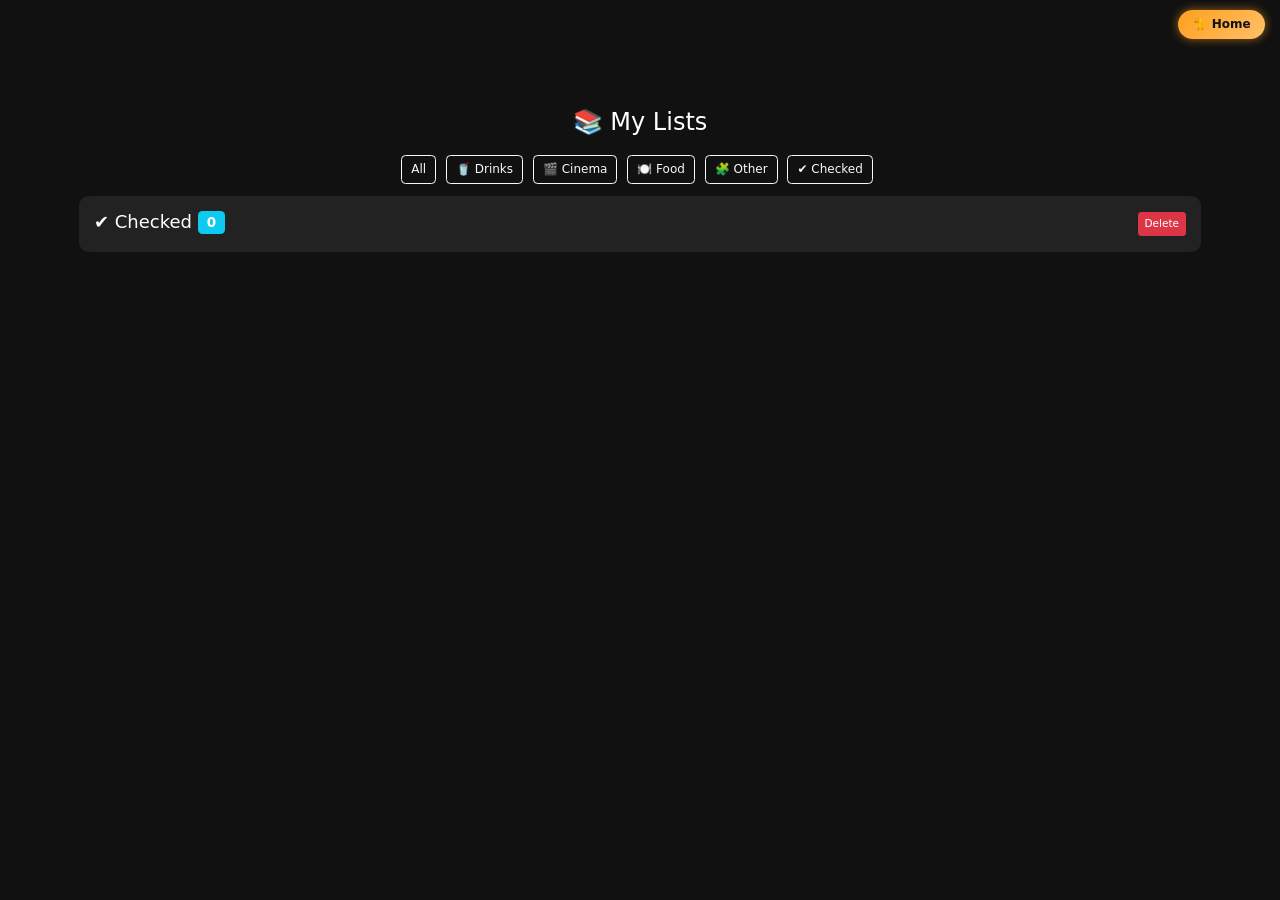
<file: list-viewer.html>
<!DOCTYPE html>
<html lang="en">
<head>
  <meta charset="UTF-8">
  <title>My Lists</title>
  <meta name="viewport" content="width=device-width, initial-scale=1, viewport-fit=cover">
  <link href="https://cdn.jsdelivr.net/npm/bootstrap@5.3.2/dist/css/bootstrap.min.css" rel="stylesheet">
   <link rel="stylesheet" href="https://cdnjs.cloudflare.com/ajax/libs/font-awesome/6.4.0/css/all.min.css">
  <style>
 
    html {
	  font-size: 12px; /* or 22px */
	}
  
    body { 
		background:#111; 
		color:white; 
		padding-top: calc(env(safe-area-inset-top) + 90px);
		}
		
		
	.container {
	  padding-top: 90px;
	}
	
    .list-box {
      background:#222;
      padding:15px;
      border-radius:10px;
      margin-bottom:20px;
      cursor:pointer;
    }
	
    .entry-item {
      background:#333;
      padding:10px;
      border-radius:8px;
      margin-bottom:8px;
      display:flex;
      justify-content:space-between;
      align-items:center;
    }
	
    .btn-delete {
      background:#b30000;
      border:none;
      padding:5px 10px;
      border-radius:5px;
      color:white;
    }
	
    .btn-delete:hover {
      background:#ff1a1a;
    }
	
	.home-button-container {
	  position: fixed;
	  top: calc(env(safe-area-inset-top) + 10px);
	  right: 15px;
	  z-index: 9999;
	}

	.home-button-container .cat-home-btn {
	  padding: 0.45rem 1.2rem;
	  font-size: 1rem;
	  font-weight: 600;
	  border-radius: 30px;
	  border: none;
	  background: linear-gradient(135deg, #ff9f1c, #ffbf69);
	  color: #111;
	  box-shadow: 0 0 10px rgba(255, 159, 28, 0.6);
	  transition: transform 0.25s ease, box-shadow 0.25s ease;
	}

	.home-button-container .cat-home-btn:hover {
	  transform: scale(1.05);
	  box-shadow: 0 0 14px rgba(255, 159, 28, 0.8);
	}
	
	.icon-btn i.fa-trash {
	  color: #ff2e2e;
	}
	
	
	/* Fade + slide up */
	.list-animate {
	  opacity: 0;
	  transform: translateY(10px);
	  animation: fadeSlideIn 0.35s ease forwards;
	}

	@keyframes fadeSlideIn {
	  from {
		opacity: 0;
		transform: translateY(10px);
	  }
	  to {
		opacity: 1;
		transform: translateY(0);
	  }
	}

	/* Fade-out effect */
	.fade-out {
	  opacity: 0;
	  transition: opacity 0.25s ease;
	}
	
	
	
	.cat-button-wrapper {
	  position: relative;
	  display: inline-block;
	}
	
	.icon-btn, .action-btn {
	  background: rgba(255,255,255,0.08);
	  border: 1px solid rgba(255,255,255,0.15);
	  padding: 8px;
	  border-radius: 10px;
	  min-width: 40px;
	  min-height: 40px;
	  display: flex;
	  align-items: center;
	  justify-content: center;
	  color: white;
	  font-size: 1.0rem;
	  transition: background 0.2s ease, transform 0.15s ease;
	}

	.icon-btn:hover, .action-btn:hover {
	  background: rgba(255,255,255,0.18);
	  transform: scale(1.08);
	}
	
	.check-btn {
	  min-width: 38px;
	  min-height: 38px;
	  border-radius: 10%;
	  border: 2px solid #ccc;
	  background-color: white;
	  font-size: 18px;
	  color: #335;
	  cursor: pointer;
	  transition: background-color 0.3s ease, border-color 0.3s ease, color 0.3s ease;
	  display: flex;
	  align-items: center;
	  justify-content: center;
	}

	.check-btn.checked {
	  background-color: #28a745;
	  border-color: #28a745;
	  color: white;
	}
	
	.check-btn i {
	  font-size: 18px;
	  color: #335;
	}

	.check-btn.checked i {
	  color: white;
	}


	.button-group {
	  display: flex;
	  gap: 6px;
	  align-items: center;
	}


  </style>
</head>


	<div class="home-button-container">

	  <button class="btn btn-success cat-home-btn" onclick="goHome()">🐈 Home</button>
	  <div id="cat" class="doodle-cat"></div>
	</div>


<body>


  <div class="container py-4">

    <h2 class="mb-4 text-center" id="listTitle">📚 My Lists</h2>

	<div id="deleteModal" class="modal fade" tabindex="-1">
	  <div class="modal-dialog modal-dialog-centered">
		<div class="modal-content bg-dark text-white">
		  <div class="modal-body text-center">
			<p id="deleteMessage">Are you sure?</p>
			<button id="confirmDelete" class="btn btn-danger mt-2">Delete</button>
			<button class="btn btn-secondary mt-2" data-bs-dismiss="modal">Cancel</button>
		  </div>
		</div>
	  </div>
	</div>
	<script src="https://cdn.jsdelivr.net/npm/bootstrap@5.3.2/dist/js/bootstrap.bundle.min.js"></script>

	<div class="text-center mb-3">
	  <button class="btn btn-outline-light me-2" onclick="setFilter('All')">All</button>
	  <button class="btn btn-outline-light me-2" onclick="setFilter('Drinks')">🥤 Drinks</button>
	  <button class="btn btn-outline-light me-2" onclick="setFilter('Cinema')">🎬 Cinema</button>
	  <button class="btn btn-outline-light me-2" onclick="setFilter('Food')">🍽️ Food</button>
	  <button class="btn btn-outline-light me-2" onclick="setFilter('Other')">🧩 Other</button>
	  <button class="btn btn-outline-light me-2" onclick="setFilter('Checked')">✔️ Checked</button>
	</div>
	
    <div id="listsContainer"></div>

	<!--<div class="text-center mt-4">
	  <a href="list-viewer.html" onclick="localStorage.removeItem('currentList')" class="btn btn-secondary">
		⬅ View My Lists
	  </a>
	</div>-->


  </div>

<script>

	const categoryIcons = {
	  Drinks: "🥤",
	  Cinema: "🎬",
	  Food: "🍽️",
	  Other: "🧩",
	  Checked: "✔️",
	  Uncategorized: "📦"
	};

	let currentFilter = "All";
	function setFilter(category) {
	  currentFilter = category;

	  // Leave single-list mode if a list is open
	  localStorage.removeItem("currentList");

	  const container = document.getElementById("listsContainer");
	  container.classList.add("fade-out");

	  setTimeout(() => {
		loadLists();
		container.classList.remove("fade-out");
	  }, 150);
	}
	
	let deleteCallback = null;

	function showDeleteModal(message, callback) {
	  document.getElementById("deleteMessage").textContent = message;
	  deleteCallback = callback;

	  const modal = new bootstrap.Modal(document.getElementById("deleteModal"));
	  modal.show();

	  document.getElementById("confirmDelete").onclick = () => {
		callback();
		modal.hide();
		document.activeElement.blur(); 
	  };
	}

	function createGoogleLink(query) {
	  if (!query) return "https://www.google.com";
	  return `https://www.google.com/search?q=${encodeURIComponent(query)}`;
	}

	function createGoogleMapsLink(query) {
	  if (!query) return "https://www.google.com/maps";
	  return `https://www.google.com/maps/search/${encodeURIComponent(query)}`;
	}

	function toggleCheckList(button) {
	  const id = button.dataset.id;

	  const lists = JSON.parse(localStorage.getItem("lists")) || {};
	  const entries = JSON.parse(localStorage.getItem("entries")) || [];

	  const selected = localStorage.getItem("currentList");
	  if (!selected || !lists[selected]) return;

	  const item = lists[selected].items.find(e => e.id == id);
	  if (!item) return;

	  const isChecked = !item.checked;
	  item.checked = isChecked;

	  const entry = entries.find(e => e.id == id);
	  if (entry) entry.checked = isChecked;

	  localStorage.setItem("lists", JSON.stringify(lists));
	  localStorage.setItem("entries", JSON.stringify(entries));

	  // ❌ remove all iconEl / classList stuff
	  // ✅ just re-render
	  loadLists();
	}



function formatEntry(entry) {

  console.log("FORMAT ENTRY RUNNING", entry.id);
  const isListView = localStorage.getItem("currentList") !== null;
  const checkHandler = isListView ? "toggleCheckList(this)" : "toggleCheck(this)";

  let content = "";
  let googleSearchLink = "";
  let googleMapsLink = "";

  if (entry.type === "Drinks") {
    const query = entry.placeName;
    googleSearchLink = createGoogleLink(query);
    googleMapsLink = createGoogleMapsLink(entry.placeName);

    content = `
      <div class="entry-info">
        <div>🥤: ${entry.placeName}</div>
        <div>Region: ${entry.drinkType}</div>
        <div>⭐ ${entry.Rating || "N/A"}</div>
      </div>
    `;
	
  }

  else if (entry.type === "Cinema") {
    const query = entry.movieName;
    googleSearchLink = createGoogleLink(query);
    googleMapsLink = createGoogleMapsLink(entry.cinemaName);

    content = `
      <div class="entry-info">
        <div>🎬: ${entry.movieName}</div>
        <div>Cinema: ${entry.cinemaName}</div>
        <div>⭐ ${entry.Rating || "N/A"}</div>
      </div>
    `;
  }

  else if (entry.type === "Food") {
    const query = entry.placeName;
    googleSearchLink = createGoogleLink(query);
    googleMapsLink = createGoogleMapsLink(entry.placeName);

    content = `
      <div class="entry-info">
        <div>🍽️ Place: ${entry.placeName}</div>
        <div>Cuisine: ${entry.cuisineType}</div>
        <div>⭐ ${entry.Rating || "N/A"}</div>
      </div>
    `;
  }

  else if (entry.type === "Other") {
    const query = entry.otherName;
    googleSearchLink = createGoogleLink(query);
    googleMapsLink = createGoogleMapsLink(entry.otherName);

    content = `
      <div class="entry-info">
        <div>🧩 Other: ${entry.otherName}</div>
        <div>Type: ${entry.otherType}</div>
        <div>⭐ ${entry.Rating || "N/A"}</div>
      </div>
    `;
  }

  const entryId = `entry-${entry.id}`;
  const entrySummary = buildEntrySummary(entry);

  return `
    <li class="list-group-item bg-dark text-white entry-item">

      <div class="entry-header">
        ${content}

        <button class="check-btn action-btn ${entry.checked ? 'checked' : ''}"
                data-id="${entry.id}"
                onclick="${checkHandler}">
          <i class="fa-solid ${entry.checked ? 'fa-check-circle' : 'fa-check'}"></i>
        </button>
		
		
		
      </div>

      <div class="button-group">

        <a href="${googleSearchLink}" target="_blank" class="icon-btn">
          <img src="https://www.google.com/favicon.ico" style="width:20px; height:20px;">
        </a>

        <a href="${googleMapsLink}" target="_blank" class="icon-btn">📍 Map</a>

        <button id="${entryId}-share"
                class="icon-btn"
                onclick="shareEntry('${entrySummary.replace(/'/g, "\\'")}')">🔗</button>

        <button class="icon-btn" onclick="deleteEntry('${entry.id}')">
          <i class="fa-solid fa-trash"></i>
        </button>

        <button class="icon-btn"
                onclick="openAddToListPanel('${entry.id}')">➕</button>

      </div>

    </li>
  `;
  

}


	function buildEntrySummary(entry) {
	  if (entry.type === "Cinema") {
		return `🎬 Movie: ${entry.movieName}, Cinema: ${entry.cinemaName}, ⭐: ${entry.Rating || 'N/A'}`;
	  } else if (entry.type === "Drinks") {
		return `🥤 Place: ${entry.placeName}, Region: ${entry.drinkType}, ⭐: ${entry.Rating || 'N/A'}`;
	  } else if (entry.type === "Food") {
		return `🍽️ Place: ${entry.placeName}, Cuisine: ${entry.cuisineType}, ⭐: ${entry.Rating || 'N/A'}`;
	  } else if (entry.type === "Other") {
		return `🧩 Other: ${entry.otherName}, Description: ${entry.otherType}, ⭐: ${entry.Rating || 'N/A'}`;
	  }
	  
	  
	  return "Unknown entry";
	}
	
	function deleteEntry(id) {
	  showDeleteModal("Delete from list?", () => {

		// Remove from main entries
		const entries = JSON.parse(localStorage.getItem("entries")) || [];
		const index = entries.findIndex(e => e.id === id);

		if (index !== -1) {
		  entries.splice(index, 1);
		  localStorage.setItem("entries", JSON.stringify(entries));
		}

		// Remove from all lists
		const lists = JSON.parse(localStorage.getItem("lists")) || {};
		for (const listName in lists) {
		  lists[listName].items = lists[listName].items.filter(e => e.id !== id);

		  // If list becomes empty, delete it
		  if (lists[listName].items.length === 0) {
			delete lists[listName];
		  }
		}
		localStorage.setItem("lists", JSON.stringify(lists));

		// Refresh UI depending on where we are
		const selected = localStorage.getItem("currentList");

		if (selected) {
		  // We are inside a list viewer
		  loadLists();
		} else {
		  // We are on the main page
		  searchCategory(currentCategory);
		}
	  });
	}

		
	function toggleCheck(button) {
	  const id = button.dataset.id;

	  const entries = JSON.parse(localStorage.getItem("entries")) || [];
	  const entry = entries.find(e => e.id == id);
	  if (!entry) return;

	  const isChecked = !entry.checked;
	  entry.checked = isChecked;

	  localStorage.setItem("entries", JSON.stringify(entries));

	  // ⭐ Sync lists
	  syncListsWithEntries(id, isChecked);

	  // Update visual
	  const iconEl = button.querySelector("i");
	  button.classList.toggle("checked", isChecked);

	  if (isChecked) {
		iconEl.classList.remove("fa-circle");
		iconEl.classList.add("fa-check-circle");
	  } else {
		iconEl.classList.remove("fa-check-circle");
		iconEl.classList.add("fa-circle");
	  }

	  // Refresh list view if inside list
	  const selected = localStorage.getItem("currentList");
	  if (selected) loadLists();
	}





	function syncEntriesWithLists(id, checked) {
	  const entries = JSON.parse(localStorage.getItem("entries")) || [];
	  const entry = entries.find(e => e.id == id);
	  if (!entry) return;

	  entry.checked = checked;
	  localStorage.setItem("entries", JSON.stringify(entries));
	}
	
	
	function syncListsWithEntries(id, checked) {
	  const lists = JSON.parse(localStorage.getItem("lists")) || {};

	  for (const listName in lists) {
		const list = lists[listName];
		const item = list.items.find(e => e.id == id);
		if (item) item.checked = checked;
	  }

	  localStorage.setItem("lists", JSON.stringify(lists));
	}



	function loadLists() {
	  const container = document.getElementById("listsContainer");
	  const title = document.getElementById("listTitle");

	  const lists = JSON.parse(localStorage.getItem("lists")) || {};
	  const selected = localStorage.getItem("currentList");

	  // MODE B: Show only the selected list
	  if (selected && lists[selected]) {
		title.textContent = `📚 ${selected}`;

		const listObj = lists[selected];        // NEW
		const items = listObj.items || [];      // NEW

		container.innerHTML = `
		  <div class="list-box">
			${items.map(item => formatEntry(item)).join("")}
		  </div>
		`;
		return;
	  }

	  // MODE A: Show all lists
	  title.textContent = "📚 My Lists";

	  if (Object.keys(lists).length === 0) {
		container.innerHTML = `<p class="text-muted text-center">No lists found.</p>`;
		return;
	  }

	  let html = "";
	  for (const listName in lists) {
		 const list = lists[listName];
		// FILTER LOGIC
	    const category = lists[listName].category || "Uncategorized";
		  if (currentFilter !== "All" && category !== currentFilter) {
			continue; // skip lists that don't match
		  }
		const count = lists[listName].items?.length || 0;
		  // ⭐ FIX: define icon properly
		  const icon = list.icon || categoryIcons[category] || "📦";
		
		html += `
	
		<div class="list-box list-animate d-flex justify-content-between align-items-center">


		  <div onclick="openList('${listName}')">
			<h4 class="mb-1 d-flex align-items-center">
			  ${icon} ${listName}
			  <span class="badge bg-info ms-2">${count}</span>
			</h4>
		  </div>

		  <button class="btn btn-danger btn-sm"
				  onclick="event.stopPropagation(); deleteList('${listName}')">
			Delete
		  </button>

		</div>
	  `;
	  }

	  container.innerHTML = html;
	}

	function openList(listName) {
	  localStorage.setItem("currentList", listName);
	  loadLists();
	}


	function deleteItem(listName, index) {
	  showDeleteModal("Delete this item?", () => {
		const lists = JSON.parse(localStorage.getItem("lists")) || {};
		 // FIXED: delete from items array
		lists[listName].items.splice(index, 1);
		// If list becomes empty, delete it
		if (lists[listName].items.length === 0) {
		  delete lists[listName];
		  localStorage.removeItem("currentList");
		}

		localStorage.setItem("lists", JSON.stringify(lists));
		loadLists();
	  });
	}

	

	function deleteList(listName) {
	  showDeleteModal(`Delete the list "${listName}"?`, () => {
		const lists = JSON.parse(localStorage.getItem("lists")) || {};
		delete lists[listName];

		if (localStorage.getItem("currentList") === listName) {
		  localStorage.removeItem("currentList");
		}

		localStorage.setItem("lists", JSON.stringify(lists));
		loadLists();
	  });
	}





function goHome() {
  document.body.classList.add('fade-out');
  setTimeout(() => {
    window.location.href = 'index.html';
  }, 300);
}

window.addEventListener("DOMContentLoaded", () => {
  const entries = JSON.parse(localStorage.getItem("entries")) || [];
  loadLists();
});


</script>

</body>
</html>
</file>
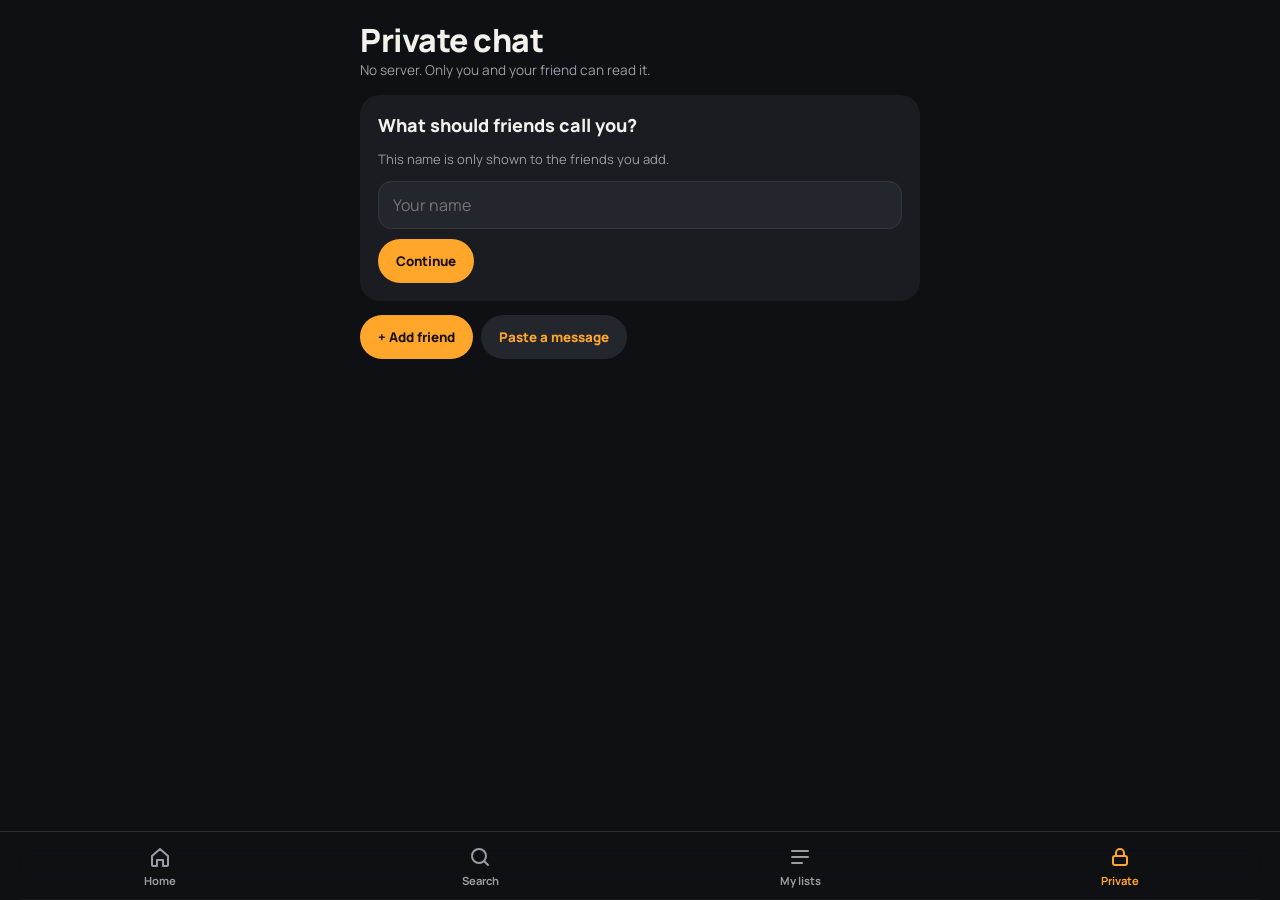
<file: pchat.html>
<!DOCTYPE html>
<html lang="en" data-bs-theme="dark">
<head>
  <meta charset="UTF-8">
  <title>Private chat</title>
  <meta name="viewport" content="width=device-width, initial-scale=1, viewport-fit=cover">
  <link rel="preconnect" href="https://fonts.googleapis.com">
  <link rel="preconnect" href="https://fonts.gstatic.com" crossorigin>
  <link href="https://fonts.googleapis.com/css2?family=Manrope:wght@400;500;600;700;800&amp;display=swap" rel="stylesheet">
  <link rel="stylesheet" href="app.css?v=48">
  <script src="theme.js"></script>
  <meta name="theme-color" content="#0F1013">
  <style>
    .field { box-sizing:border-box; width:100%; height:48px; border-radius:14px; border:1px solid rgba(255,255,255,.08); background:var(--surface-2); color:var(--text); padding:0 14px; font:inherit; margin-bottom:10px; }
    textarea.field { height:auto; min-height:84px; padding:12px 14px; resize:none; font-size:13px; }
    .field:focus { outline:2px solid var(--accent); outline-offset:0; }
    .card-x { background:var(--surface); border-radius:20px; padding:18px; margin-bottom:14px; }
    .card-x h2 { font-size:18px; font-weight:800; margin:0 0 4px; }
    .muted { color:var(--muted); font-size:13px; }
    .err { color:#ff7a7a; font-size:13px; min-height:18px; margin:2px 0 6px; }
    .link-btn { background:none; border:0; color:var(--accent); font-weight:700; padding:6px 0; font:inherit; }
    .btn-row { display:flex; gap:8px; flex-wrap:wrap; }
    .pbtn { height:44px; border-radius:22px; border:0; padding:0 18px; font-weight:800; background:var(--surface-2); color:var(--accent); }
    .pbtn.primary { background:var(--accent); color:var(--ink); }
    .pbtn.danger { color:#ff7a7a; }
    .pbtn.small { height:34px; padding:0 14px; font-size:13px; }
    .chat-row { display:flex; align-items:center; gap:12px; width:100%; text-align:left; background:var(--surface); border:0; color:var(--text); border-radius:16px; padding:12px 14px; margin-bottom:8px; }
    .avatar { width:44px; height:44px; border-radius:50%; background:var(--accent); color:var(--ink); font-weight:800; display:flex; align-items:center; justify-content:center; flex:none; text-transform:uppercase; }
    .chat-row .who { font-weight:700; }
    .chat-row .snippet { color:var(--muted); font-size:13px; white-space:nowrap; overflow:hidden; text-overflow:ellipsis; max-width:58vw; }
    .chat-row.unread .snippet { color:var(--text); font-weight:700; }
    .dot { width:10px; height:10px; border-radius:50%; background:var(--accent); margin-left:auto; flex:none; }
    .badge-x { font-size:11px; font-weight:800; color:var(--ink); background:#ffd37a; border-radius:8px; padding:1px 7px; margin-left:6px; }
    .lock-note { display:flex; align-items:center; gap:8px; font-size:12px; color:var(--muted); background:var(--surface); border-radius:12px; padding:8px 12px; margin-bottom:12px; }
    #thread { display:flex; flex-direction:column; gap:6px; padding-bottom:170px; }
    .bubble { max-width:82%; padding:9px 13px; border-radius:18px; line-height:1.35; word-wrap:break-word; white-space:pre-wrap; }
    .bubble.me { align-self:flex-end; background:var(--accent); color:var(--ink); border-bottom-right-radius:6px; }
    .bubble.them { align-self:flex-start; background:var(--surface-2); border-bottom-left-radius:6px; }
    .bubble time { display:block; font-size:10px; opacity:.6; margin-top:3px; }
    .bubble .acts { display:flex; gap:12px; margin-top:4px; }
    .bubble .acts button { background:none; border:0; padding:2px 0; font-size:12px; font-weight:800; color:inherit; opacity:.75; }
    .share-card { background:rgba(0,0,0,.18); border-radius:12px; padding:10px; margin-top:4px; white-space:normal; }
    .bubble.them .share-card { background:var(--bg); }
    .share-card .t { font-size:11px; text-transform:uppercase; letter-spacing:.06em; opacity:.7; }
    .share-card .n { font-weight:800; }
    .share-card .items { font-size:13px; opacity:.85; margin-top:4px; }
    .share-card button { margin-top:8px; border:0; border-radius:10px; padding:6px 12px; font-weight:700; background:var(--accent); color:var(--ink); }
    .bubble.me .share-card button { background:var(--ink); color:var(--accent); }
    .composer { position:fixed; left:0; right:0; bottom:calc(72px + env(safe-area-inset-bottom)); padding:10px 16px; background:var(--bg); display:flex; gap:8px; align-items:center; z-index:5; }
    .composer .field { margin:0; }
    .composer .icon-btn, .composer .btn-accent { flex:none; }
    .pick-row { display:block; width:100%; text-align:left; background:var(--surface-2); border:0; color:var(--text); padding:10px 12px; border-radius:12px; margin-bottom:6px; }
    .pick-row small { color:var(--muted); display:block; }
    .seg { display:flex; gap:6px; margin-bottom:10px; }
    .seg button { flex:1; height:36px; border:0; border-radius:18px; background:var(--surface-2); color:var(--muted); font-weight:800; }
    .seg button.on { background:var(--accent); color:var(--ink); }
    .overlay { position:fixed; inset:0; background:rgba(0,0,0,.6); z-index:2400; display:none; }
    .overlay.show { display:block; }
    .picker { position:fixed; left:0; right:0; bottom:0; max-height:80vh; overflow:auto; background:var(--surface); border-radius:22px 22px 0 0; padding:16px 16px calc(20px + env(safe-area-inset-bottom)); transform:translateY(100%); transition:transform .25s; z-index:2500; }
    .picker.show { transform:none; }
    .qrbox { background:#fff; border-radius:16px; padding:10px; display:flex; justify-content:center; margin:10px auto; width:fit-content; max-width:100%; }
    .qrbox svg { max-width:100%; height:auto; }
    .code-text { font-size:11px; word-break:break-all; color:var(--muted); background:var(--surface-2); border-radius:12px; padding:10px; margin-bottom:10px; user-select:all; }
    .safety { font-size:22px; font-weight:800; letter-spacing:.08em; text-align:center; margin:10px 0; font-variant-numeric:tabular-nums; }
    .banner { background:#3a2a10; color:#ffd37a; border-radius:14px; padding:12px 14px; margin-bottom:12px; font-size:14px; }
    .banner b { color:#fff; }
    .toast-lite { position:fixed; left:50%; transform:translateX(-50%); bottom:calc(150px + env(safe-area-inset-bottom)); background:var(--surface-2); padding:8px 14px; border-radius:20px; z-index:3000; display:none; max-width:88vw; text-align:center; }
    #scanBox { position:fixed; inset:0; background:#000; z-index:3500; display:none; flex-direction:column; align-items:center; justify-content:center; gap:14px; }
    #scanBox video { width:100%; max-height:70vh; object-fit:cover; }
    #scanBox.show { display:flex; }
  </style>
</head>

<body class="app-body">

  <svg width="0" height="0" style="position:absolute" aria-hidden="true" focusable="false">
    <defs>
      <symbol id="i-home" viewBox="0 0 24 24"><path d="M4 11l8-7 8 7v9a1 1 0 0 1-1 1h-4v-6H9v6H5a1 1 0 0 1-1-1v-9z"/></symbol>
      <symbol id="i-search" viewBox="0 0 24 24"><circle cx="11" cy="11" r="7"/><path d="M20 20l-3.5-3.5"/></symbol>
      <symbol id="i-list" viewBox="0 0 24 24"><path d="M4 6h16M4 12h16M4 18h10"/></symbol>
      <symbol id="i-more" viewBox="0 0 24 24"><circle cx="5" cy="12" r="1.3" fill="currentColor" stroke="none"/><circle cx="12" cy="12" r="1.3" fill="currentColor" stroke="none"/><circle cx="19" cy="12" r="1.3" fill="currentColor" stroke="none"/></symbol>
      <symbol id="i-plus" viewBox="0 0 24 24"><path d="M12 5v14M5 12h14"/></symbol>
      <symbol id="i-back" viewBox="0 0 24 24"><path d="M15 6l-6 6 6 6"/></symbol>
      <symbol id="i-send" viewBox="0 0 24 24"><path d="M4 12l16-8-6 16-3-7-7-1z"/></symbol>
      <symbol id="i-lock" viewBox="0 0 24 24"><rect x="5" y="11" width="14" height="9" rx="2"/><path d="M8 11V8a4 4 0 0 1 8 0v3"/></symbol>
    </defs>
  </svg>

  <div class="app-wrap">

    <div class="screen-head">
      <button id="backBtn" class="back-btn" style="display:none;" onclick="showList()" aria-label="Back">
        <svg class="ic"><use href="#i-back"/></svg>
      </button>
      <div class="grow">
        <h1 class="screen-title" id="title">Private chat</h1>
        <div class="screen-sub" id="sub">No server. Only you and your friend can read it.</div>
      </div>
      <button id="menuBtn" class="link-btn" style="display:none;" onclick="openFriendMenu()">Info</button>
    </div>

    <div id="unsupported" class="banner" style="display:none;">This phone's browser engine can't do the encryption this needs. Update "Android System WebView" in the Play Store.</div>

    <!-- Friends list -->
    <div id="listScreen" style="display:none;">
      <div id="nameCard" class="card-x" style="display:none;">
        <h2>What should friends call you?</h2>
        <p class="muted">This name is only shown to the friends you add.</p>
        <input id="nameInput" class="field" placeholder="Your name" maxlength="24" autocomplete="off">
        <button class="pbtn primary" onclick="saveName()">Continue</button>
      </div>
      <div id="clipBanner" class="banner" style="display:none;"></div>
      <div id="pendingBanner" class="banner" style="display:none;"></div>
      <div class="btn-row" style="margin-bottom:14px;">
        <button class="pbtn primary" onclick="openAdd()">+ Add friend</button>
        <button class="pbtn" onclick="openPaste()">Paste a message</button>
      </div>
      <div id="friendList"></div>
      <div id="emptyHelp" class="muted" style="display:none;padding:6px 4px;">
        No friends yet. Meet a friend, press <b>Add friend</b> on both phones and swap codes. After that you can send each other messages, lists and suggestions through any app, and nobody in between can read them.
      </div>
    </div>

    <!-- Add friend -->
    <div id="addScreen" style="display:none;">
      <div class="card-x">
        <h2>1. Your code</h2>
        <p class="muted">Let your friend scan this, or copy the text and send it to them.</p>
        <div id="myQr" class="qrbox"></div>
        <div id="myCodeText" class="code-text"></div>
        <div class="btn-row">
          <button class="pbtn small" onclick="copyMyCode()">Copy</button>
          <button class="pbtn small" onclick="shareMyCode()">Share…</button>
          <button class="pbtn small" onclick="newMyCode()">New code</button>
        </div>
      </div>
      <div class="card-x">
        <h2>2. Your friend's code</h2>
        <p class="muted">Paste the code your friend gave you, or scan it.</p>
        <textarea id="theirCode" class="field" placeholder="CATPAIR1:…" autocapitalize="off" autocorrect="off" spellcheck="false"></textarea>
        <div id="addErr" class="err"></div>
        <div class="btn-row">
          <button class="pbtn primary" onclick="connectFriend()">Connect</button>
          <button class="pbtn" onclick="pasteInto('theirCode')">Paste</button>
          <button class="pbtn" id="scanBtn" onclick="startScan()" style="display:none;">Scan</button>
        </div>
      </div>
      <p class="muted" style="padding:0 6px;">You only need to do this once per friend. Do it in person if you can; that's what makes it safe.</p>
    </div>

    <!-- Conversation -->
    <div id="threadScreen" style="display:none;">
      <div id="confirmBanner" class="banner" style="display:none;"></div>
      <div class="lock-note"><svg class="ic" style="width:16px;height:16px"><use href="#i-lock"/></svg><span>Locked on this phone. Send each message through any app you like.</span></div>
      <div id="thread"></div>
      <div class="composer">
        <button class="icon-btn" onclick="openPicker()" aria-label="Send an entry or list"><svg class="ic"><use href="#i-plus"/></svg></button>
        <input id="msgInput" class="field" placeholder="Message" autocomplete="off">
        <button class="btn-accent" style="height:48px;width:48px;padding:0;" onclick="sendText()" aria-label="Send"><svg class="ic" style="width:20px;height:20px"><use href="#i-send"/></svg></button>
      </div>
    </div>

  </div>

  <div id="ov" class="overlay" onclick="closeSheet()"></div>

  <!-- Paste a message -->
  <div id="pasteSheet" class="picker">
    <h4 style="font-weight:800;">Open a private message</h4>
    <p class="muted">Copy the scrambled message from WhatsApp, SMS, email… then paste it here.</p>
    <textarea id="pasteBox" class="field" placeholder="CATSEC1:…" autocapitalize="off" autocorrect="off" spellcheck="false"></textarea>
    <div id="pasteErr" class="err"></div>
    <div class="btn-row">
      <button class="pbtn primary" onclick="openPasted()">Open</button>
      <button class="pbtn" onclick="pasteInto('pasteBox')">Paste</button>
    </div>
  </div>

  <!-- Attach -->
  <div id="pickSheet" class="picker">
    <h4 style="font-weight:800;">Send to <span id="pickWho"></span></h4>
    <div class="seg"><button id="segE" class="on" onclick="pickTab('e')">Entries</button><button id="segL" onclick="pickTab('l')">Lists</button></div>
    <input id="pickSearch" class="field" placeholder="Search" oninput="renderPick()" autocomplete="off">
    <div id="pickList"></div>
  </div>

  <!-- Share one message again / QR -->
  <div id="qrSheet" class="picker">
    <h4 style="font-weight:800;">Show as QR code</h4>
    <p class="muted">Your friend can scan this with any QR scanner, copy the text, and paste it into the app.</p>
    <div id="msgQr" class="qrbox"></div>
    <div id="qrNote" class="muted"></div>
  </div>

  <!-- Friend info -->
  <div id="infoSheet" class="picker">
    <h4 style="font-weight:800;" id="infoName"></h4>
    <p class="muted">Safety number. If your friend sees the same digits on their phone, nobody has tampered with your connection. Compare them in person or on a call.</p>
    <div id="safety" class="safety"></div>
    <input id="renameInput" class="field" placeholder="Name" maxlength="24">
    <div class="btn-row">
      <button class="pbtn primary" onclick="doRename()">Save name</button>
      <button class="pbtn danger" onclick="doRemove()">Remove friend</button>
    </div>
  </div>

  <div id="toast" class="toast-lite"></div>

  <div id="scanBox">
    <video id="scanVideo" playsinline muted></video>
    <div class="muted" style="color:#fff;">Point the camera at your friend's code</div>
    <button class="pbtn" onclick="stopScan()">Cancel</button>
  </div>

  <nav class="tabbar" aria-label="Main">
    <button class="tab" onclick="window.location.href='index.html'"><svg class="ic"><use href="#i-home"/></svg><span>Home</span></button>
    <button class="tab" onclick="window.location.href='index.html#search'"><svg class="ic"><use href="#i-search"/></svg><span>Search</span></button>
    <button class="tab" onclick="localStorage.removeItem('currentList');window.location.href='list-viewer-new.html'"><svg class="ic"><use href="#i-list"/></svg><span>My lists</span></button>
    <button class="tab active" onclick="showList()"><svg class="ic"><use href="#i-lock"/></svg><span>Private</span></button>
  </nav>

<script src="qr.js"></script>
<script src="pchat-core.js"></script>
<script>
  var $ = function (id) { return document.getElementById(id); };
  var cur = null;                 // friend record being viewed
  var pickMode = "e";
  var myCodeText = "";
  var lastWire = "";
  var scanStream = null, scanTimer = null;
  var pendingSend = null;          // something to send to whichever friend gets tapped next

  function toast(msg) {
    var t = $("toast"); t.textContent = msg; t.style.display = "block";
    clearTimeout(toast._t); toast._t = setTimeout(function () { t.style.display = "none"; }, 2600);
  }
  function esc(s) { return String(s == null ? "" : s).replace(/[&<>"']/g, function (c) { return { "&": "&amp;", "<": "&lt;", ">": "&gt;", '"': "&quot;", "'": "&#39;" }[c]; }); }
  function lsGet(k) { try { return JSON.parse(localStorage.getItem(k)); } catch (e) { return null; } }
  function lsSet(k, v) { try { localStorage.setItem(k, JSON.stringify(v)); } catch (e) {} }
  function entryName(e) { return e.placeName || e.movieName || e.otherName || e.name || "Entry"; }
  function timeLabel(ts) { var d = new Date(ts), now = new Date(); var t = d.toLocaleTimeString([], { hour: "2-digit", minute: "2-digit" }); return d.toDateString() === now.toDateString() ? t : d.toLocaleDateString([], { day: "numeric", month: "short" }) + " " + t; }

  function screen(which) {
    ["listScreen", "addScreen", "threadScreen"].forEach(function (s) { $(s).style.display = s === which ? "block" : "none"; });
    $("backBtn").style.display = which === "listScreen" ? "none" : "";
    $("menuBtn").style.display = which === "threadScreen" ? "" : "none";
  }
  function openSheet(id) { $("ov").classList.add("show"); $(id).classList.add("show"); }
  function closeSheet() { $("ov").classList.remove("show"); ["pasteSheet", "pickSheet", "qrSheet", "infoSheet"].forEach(function (s) { $(s).classList.remove("show"); }); }

  /* ---------- list ---------- */
  async function showList() {
    cur = null; closeSheet(); stopScan();
    var pb = $("pendingBanner");
    if (pb) { pb.style.display = pendingSend ? "block" : "none"; if (pendingSend) pb.innerHTML = 'Choose who to send <b>' + esc(pendingSend.label) + '</b> to. Tap a friend below. <button class="pbtn small" style="margin-left:6px;" onclick="pendingSend=null;showList()">Cancel</button>'; }
    screen("listScreen");
    $("title").textContent = "Private chat"; $("sub").textContent = "No server. Only you and your friend can read it.";
    var hasName = !!PChat.myName();
    $("nameCard").style.display = hasName ? "none" : "block";
    var friends = await PChat.listFriends(), msgs = await PChat.allMessages();
    var box = $("friendList"); box.innerHTML = "";
    $("emptyHelp").style.display = friends.length || !hasName ? "none" : "block";
    friends.map(function (f) {
      var mine = msgs.filter(function (m) { return m.fid === f.id; }).sort(function (a, b) { return a.ts - b.ts; });
      return { f: f, last: mine[mine.length - 1], unread: mine.some(function (m) { return m.dir === "in" && m.ts > PChat.lastRead(f.id); }) };
    }).sort(function (a, b) { return (b.last ? b.last.ts : b.f.created) - (a.last ? a.last.ts : a.f.created); }).forEach(function (x) {
      var b = document.createElement("button"); b.className = "chat-row" + (x.unread ? " unread" : "");
      var snip = x.last ? (x.last.dir === "out" ? "You: " : "") + snippet(x.last.body) : "No messages yet";
      b.innerHTML = '<div class="avatar">' + esc(x.f.name.charAt(0)) + '</div><div><div class="who">' + esc(x.f.name) + (x.f.confirmed ? "" : '<span class="badge-x">New</span>') + '</div><div class="snippet">' + esc(snip) + '</div></div>' + (x.unread ? '<span class="dot"></span>' : "");
      b.onclick = function () { openThread(x.f.id); };
      box.appendChild(b);
    });
    checkClipboard();
  }
  function snippet(b) {
    if (!b) return "";
    if (b.k === "e") return "📎 " + entryName(b.entry || {});
    if (b.k === "l") return "📋 " + (b.name || "List");
    return b.text || "";
  }
  async function saveName() {
    var v = $("nameInput").value.trim(); if (!v) return;
    PChat.setMyName(v); showList();
  }

  /* ---------- add friend ---------- */
  async function openAdd() {
    if (!PChat.myName()) { toast("First tell me what friends should call you."); return; }
    screen("addScreen"); $("title").textContent = "Add friend"; $("sub").textContent = "Do this once, in person if you can.";
    $("theirCode").value = ""; $("addErr").textContent = "";
    $("scanBtn").style.display = ("BarcodeDetector" in window && navigator.mediaDevices && navigator.mediaDevices.getUserMedia) ? "" : "none";
    await renderMyCode(false);
  }
  async function renderMyCode(force) {
    var c = await PChat.myCode(force); myCodeText = c.text;
    $("myCodeText").textContent = c.text;
    try { $("myQr").innerHTML = QRGen.svg(c.text, 220); } catch (e) { $("myQr").textContent = ""; }
  }
  function newMyCode() { renderMyCode(true); toast("New code made. The old one no longer works."); }
  function copyText(t, okMsg) {
    var done = function () { toast(okMsg || "Copied"); };
    if (navigator.clipboard && navigator.clipboard.writeText) navigator.clipboard.writeText(t).then(done, function () { fallbackCopy(t); done(); });
    else { fallbackCopy(t); done(); }
  }
  function fallbackCopy(t) { var a = document.createElement("textarea"); a.value = t; a.style.position = "fixed"; a.style.opacity = "0"; document.body.appendChild(a); a.select(); try { document.execCommand("copy"); } catch (e) {} document.body.removeChild(a); }
  function copyMyCode() { copyText(myCodeText, "Code copied"); }
  function shareMyCode() { handoff(myCodeText, "My friend code"); }
  // Hand text to any app through the Android share sheet; if that isn't available, copy it.
  async function handoff(text, title) {
    if (navigator.share) {
      try { await navigator.share({ title: title || "Message", text: text }); return true; }
      catch (e) { if (e && e.name === "AbortError") return false; }
    }
    copyText(text, "Copied. Paste it into any chat app."); return true;
  }
  async function pasteInto(id) {
    try {
      var t = await navigator.clipboard.readText();
      if (t) { $(id).value = t; return; }
    } catch (e) {}
    $(id).focus(); toast("Long-press the box and choose Paste.");
  }
  async function connectFriend() {
    $("addErr").textContent = "";
    try {
      var f = await PChat.addFriendFromCode($("theirCode").value);
      toast("Added " + f.name + " ✓");
      openThread(f.id, true);
    } catch (e) { $("addErr").textContent = e.message; }
  }

  /* ---------- scan (only where the phone supports it) ---------- */
  async function startScan() {
    try {
      var det = new BarcodeDetector({ formats: ["qr_code"] });
      scanStream = await navigator.mediaDevices.getUserMedia({ video: { facingMode: "environment" } });
      var v = $("scanVideo"); v.srcObject = scanStream; await v.play();
      $("scanBox").classList.add("show");
      scanTimer = setInterval(async function () {
        try {
          var r = await det.detect(v);
          for (var i = 0; i < r.length; i++) if (/CATPAIR1:/.test(r[i].rawValue)) { $("theirCode").value = r[i].rawValue; stopScan(); connectFriend(); return; }
        } catch (e) {}
      }, 300);
    } catch (e) { stopScan(); toast("Couldn't open the camera. Paste the code instead."); }
  }
  function stopScan() {
    clearInterval(scanTimer); scanTimer = null;
    if (scanStream) { scanStream.getTracks().forEach(function (t) { t.stop(); }); scanStream = null; }
    $("scanBox").classList.remove("show");
  }

  /* ---------- paste / receive ---------- */
  function openPaste() { $("pasteBox").value = ""; $("pasteErr").textContent = ""; openSheet("pasteSheet"); }
  async function openPasted() {
    var text = $("pasteBox").value;
    if (!text.trim()) { $("pasteErr").textContent = "Paste a message first."; return; }
    var r = await receive(text);
    if (r) closeSheet();
  }
  var handledHashes = {};
  async function receive(text, quiet) {
    try {
      var r = await PChat.decrypt(text);
      markHandled(text);
      toast(r.firstContact ? r.friend.name + " connected to you" : "Message from " + r.friend.name);
      await openThread(r.friend.id);
      return true;
    } catch (e) {
      if (quiet) return false;
      var msg = e.message || "Couldn't open that message.";
      if (e.code === "nofriend") msg += " Add them first with “Add friend”, then paste it again.";
      $("pasteErr").textContent = msg; if (!$("pasteSheet").classList.contains("show")) toast(msg);
      return false;
    }
  }
  function markHandled(text) { handledHashes[String(text).slice(0, 120)] = 1; }
  // When the app opens, offer any private message that was just copied from another app.
  async function checkClipboard() {
    var ban = $("clipBanner"); ban.style.display = "none";
    try {
      if (!navigator.clipboard || !navigator.clipboard.readText) return;
      var t = await navigator.clipboard.readText();
      if (!t || !PChat.looksEncrypted(t) || handledHashes[String(t).slice(0, 120)]) return;
      ban.innerHTML = 'A private message is on your clipboard. <button class="pbtn small primary" style="margin-left:6px;" id="clipOpen">Open it</button>';
      ban.style.display = "block";
      $("clipOpen").onclick = async function () { var ok = await receive(t, false); ban.style.display = "none"; };
    } catch (e) {}
  }
  document.addEventListener("visibilitychange", function () { if (!document.hidden && $("listScreen").style.display !== "none") checkClipboard(); });

  /* ---------- conversation ---------- */
  async function openThread(id, justAdded) {
    cur = await PChat.getFriend(id); if (!cur) return showList();
    screen("threadScreen"); $("title").textContent = cur.name; $("sub").textContent = "Private · end-to-end encrypted";
    renderConfirm();
    await renderThread();
    if (pendingSend) { var ps = pendingSend; pendingSend = null; await sendBody(ps.body); return; }
    if (justAdded) toast("Send a first message. It also connects your friend's phone.");
  }
  async function renderConfirm() {
    var b = $("confirmBanner");
    if (!cur || cur.confirmed) { b.style.display = "none"; return; }
    var sn = await PChat.safetyNumber(cur);
    b.innerHTML = '<b>' + esc(cur.name) + '</b> connected to you using your code. Check it is really them: ask them to read out their safety number.<div class="safety" style="font-size:18px;">' + esc(sn) + '</div><div class="btn-row"><button class="pbtn small primary" onclick="confirmCur()">It matches</button><button class="pbtn small danger" onclick="doRemove()">Not them, remove</button></div>';
    b.style.display = "block";
  }
  async function confirmCur() { await PChat.confirmFriend(cur.id); cur.confirmed = true; renderConfirm(); toast("Confirmed"); }
  async function renderThread() {
    var msgs = await PChat.messages(cur.id), box = $("thread"); box.innerHTML = "";
    msgs.forEach(function (m) { box.appendChild(bubble(m)); });
    var last = msgs[msgs.length - 1]; PChat.markRead(cur.id, last ? last.ts : Date.now());
    window.scrollTo(0, document.body.scrollHeight);
  }
  function bubble(m) {
    var div = document.createElement("div"); div.className = "bubble " + (m.dir === "out" ? "me" : "them");
    var b = m.body || {}, html = "";
    if (b.k === "m") html += '<div>' + esc(b.text) + '</div>';
    if (b.k === "e") {
      var e = b.entry || {};
      html += '<div class="share-card"><div class="t">' + esc(e.type || "Entry") + '</div><div class="n">' + esc(entryName(e)) + '</div>' +
        (e.cinemaName || e.cuisineType || e.drinkType || e.genre ? '<div class="items">' + esc(e.genre || e.cinemaName || e.cuisineType || e.drinkType) + '</div>' : '') +
        (m.dir === "in" ? '<button data-act="saveE">' + (m.saved ? "Saved ✓" : "Save to my entries") + '</button>' : '') + '</div>';
    }
    if (b.k === "l") {
      var items = b.items || [];
      html += '<div class="share-card"><div class="t">List · ' + items.length + ' item' + (items.length === 1 ? "" : "s") + '</div><div class="n">' + esc(b.name || "List") + '</div><div class="items">' +
        esc(items.slice(0, 4).map(entryName).join(", ") + (items.length > 4 ? "…" : "")) + '</div>' +
        (m.dir === "in" ? '<button data-act="saveL">' + (m.saved ? "Added ✓" : "Add to my lists") + '</button>' : '') + '</div>';
    }
    html += '<time>' + esc(timeLabel(m.ts)) + (m.dir === "out" ? " · locked" : "") + '</time>';
    if (m.dir === "out" && m.wire) html += '<div class="acts"><button data-act="share">Send again</button><button data-act="copy">Copy</button><button data-act="qr">QR</button></div>';
    div.innerHTML = html;
    div.querySelectorAll("[data-act]").forEach(function (btn) {
      btn.onclick = function () {
        var a = btn.getAttribute("data-act");
        if (a === "share") handoff(m.wire, "Private message");
        else if (a === "copy") copyText(m.wire, "Copied. Paste it into any chat app.");
        else if (a === "qr") showMsgQr(m.wire);
        else if (a === "saveE") { saveEntry(b.entry); PChat.markSaved(m.mid); btn.textContent = "Saved ✓"; btn.disabled = true; }
        else if (a === "saveL") { var n = saveList(b); PChat.markSaved(m.mid); btn.textContent = "Added ✓"; btn.disabled = true; toast("Added as “" + n + "”"); }
      };
    });
    return div;
  }
  function showMsgQr(wire) {
    try { $("msgQr").innerHTML = QRGen.svg(wire, 260); $("qrNote").textContent = ""; }
    catch (e) { $("msgQr").innerHTML = ""; $("qrNote").textContent = "This message is too long for a QR code. Use Send again or Copy instead."; }
    openSheet("qrSheet");
  }
  async function sendBody(body) {
    if (!cur) return;
    try {
      var r = await PChat.send(cur.id, body);
      cur = r.friend; await renderThread();
      var ok = await handoff(r.text, "Private message");
      if (!ok) toast("Not sent yet. Use “Send again” under the message.");
    } catch (e) { toast("Couldn't lock the message: " + (e.message || e)); }
  }
  function sendText() {
    var i = $("msgInput"), t = i.value.trim(); if (!t) return;
    i.value = ""; sendBody({ k: "m", text: t });
  }
  $("msgInput").addEventListener("keydown", function (e) { if (e.key === "Enter") { e.preventDefault(); sendText(); } });

  /* ---------- sending entries and lists ---------- */
  var DROP = ["id", "remindAt", "reminded", "checked", "checkedAt", "dateAdded", "lastWatchedAt", "children", "index"];
  function cleanEntry(e) { var o = {}; for (var k in e) if (DROP.indexOf(k) < 0) o[k] = e[k]; return o; }
  function openPicker() { $("pickWho").textContent = cur ? cur.name : ""; $("pickSearch").value = ""; pickTab("e"); openSheet("pickSheet"); }
  function pickTab(t) { pickMode = t; $("segE").classList.toggle("on", t === "e"); $("segL").classList.toggle("on", t === "l"); renderPick(); }
  function renderPick() {
    var box = $("pickList"), q = $("pickSearch").value.trim().toLowerCase(); box.innerHTML = "";
    if (pickMode === "e") {
      var es = (lsGet("entries") || []).slice().reverse().filter(function (e) { return !q || entryName(e).toLowerCase().indexOf(q) >= 0; });
      if (!es.length) box.innerHTML = '<p class="muted">Nothing found.</p>';
      es.slice(0, 60).forEach(function (e) {
        var b = document.createElement("button"); b.className = "pick-row"; b.textContent = entryName(e);
        var s = document.createElement("small"); s.textContent = e.type || "Other"; b.appendChild(s);
        b.onclick = function () { closeSheet(); sendBody({ k: "e", entry: cleanEntry(e) }); };
        box.appendChild(b);
      });
    } else {
      var ls = lsGet("lists") || {}, names = Object.keys(ls).filter(function (n) { return !q || n.toLowerCase().indexOf(q) >= 0; });
      if (!names.length) box.innerHTML = '<p class="muted">You have no lists yet.</p>';
      names.forEach(function (n) {
        var items = (ls[n] && ls[n].items) || [];
        var b = document.createElement("button"); b.className = "pick-row"; b.textContent = n;
        var s = document.createElement("small"); s.textContent = items.length + " item" + (items.length === 1 ? "" : "s"); b.appendChild(s);
        b.onclick = function () { closeSheet(); sendBody({ k: "l", name: n, category: (ls[n] && ls[n].category) || "Uncategorized", items: items.slice(0, 80).map(cleanEntry) }); };
        box.appendChild(b);
      });
    }
  }
  function newId() { return (window.crypto && crypto.randomUUID) ? crypto.randomUUID() : "e" + Date.now() + Math.random().toString(16).slice(2); }
  function sameEntry(a, b) { return (a.type || "") === (b.type || "") && entryName(a).toLowerCase() === entryName(b).toLowerCase(); }
  function saveEntry(entry) {
    var all = lsGet("entries") || [], hit = all.filter(function (x) { return sameEntry(x, entry); })[0];
    if (hit) { toast("You already have this one"); return hit; }
    var copy = cleanEntry(entry); copy.id = newId(); copy.checked = false; copy.dateAdded = new Date().toISOString();
    all.push(copy); lsSet("entries", all); toast("Saved to your entries"); return copy;
  }
  function saveList(b) {
    var lists = lsGet("lists") || {}, name = b.name || "Shared list", n = name, i = 2;
    while (lists[n]) n = name + " (" + i++ + ")";
    var all = lsGet("entries") || [], items = [];
    (b.items || []).forEach(function (it) {
      var hit = all.filter(function (x) { return sameEntry(x, it); })[0];
      if (!hit) { hit = cleanEntry(it); hit.id = newId(); hit.checked = false; hit.dateAdded = new Date().toISOString(); all.push(hit); }
      items.push(Object.assign({}, hit));
    });
    lists[n] = { category: b.category || "Uncategorized", items: items };
    lsSet("entries", all); lsSet("lists", lists);
    return n;
  }

  /* ---------- friend info ---------- */
  async function openFriendMenu() {
    if (!cur) return;
    $("infoName").textContent = cur.name; $("renameInput").value = cur.name;
    $("safety").textContent = await PChat.safetyNumber(cur);
    openSheet("infoSheet");
  }
  async function doRename() { await PChat.renameFriend(cur.id, $("renameInput").value); cur = await PChat.getFriend(cur.id); $("title").textContent = cur.name; closeSheet(); toast("Saved"); }
  async function doRemove() {
    if (!cur) return;
    if (!confirm("Remove " + cur.name + " and all your messages with them from this phone?")) return;
    await PChat.removeFriend(cur.id); closeSheet(); showList();
  }

  /* ---------- start ---------- */
  (async function () {
    if (!PChat.supported) { $("unsupported").style.display = "block"; return; }
    var hash = location.hash || "";
    var m = /^#(send|sendlist)=(.+)$/.exec(hash);
    if (m) {
      var key = decodeURIComponent(m[2]);
      if (m[1] === "send") {
        var all = lsGet("entries") || [], e = all.filter(function (x) { return x.id == key; })[0];
        if (!e) { var L = lsGet("lists") || {}; for (var n in L) { e = ((L[n] && L[n].items) || []).filter(function (x) { return x.id == key; })[0]; if (e) break; } }
        if (e) pendingSend = { label: entryName(e), body: { k: "e", entry: cleanEntry(e) } };
      } else {
        var ls = lsGet("lists") || {}, l = ls[key], en = lsGet("entries") || [];
        if (l) pendingSend = { label: key, body: { k: "l", name: key, category: l.category || "Uncategorized", items: (l.items || []).slice(0, 80).map(function (it) { return cleanEntry(en.filter(function (x) { return x.id == it.id; })[0] || it); }) } };
      }
    }
    await showList();
    if (hash === "#paste") openPaste();
  })();
</script>
</body>
</html>
</file>
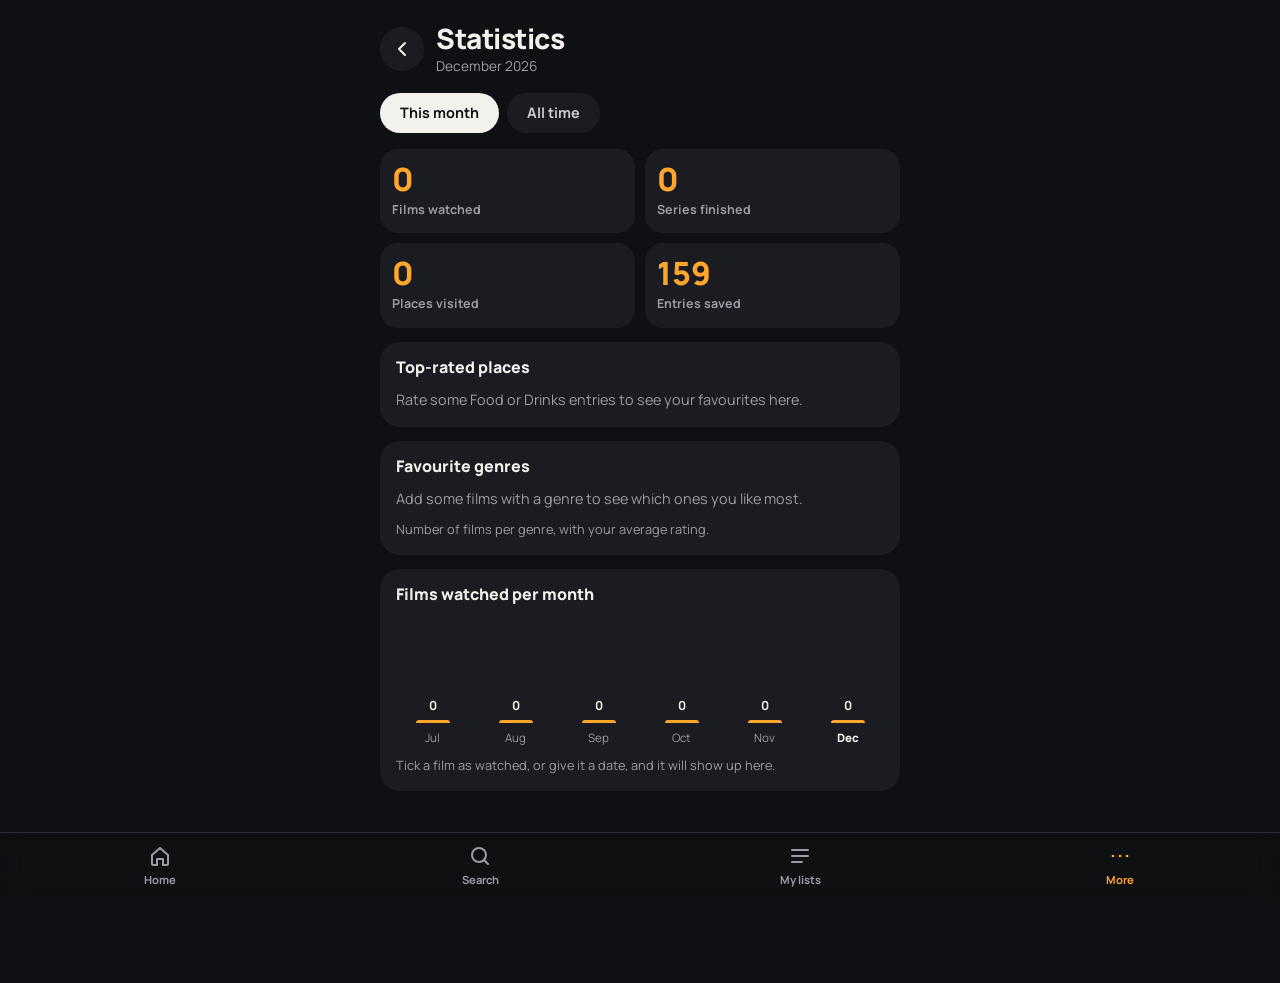
<file: stats.html>
<!DOCTYPE html>
<html lang="en" data-bs-theme="dark">
<head>
  <meta charset="UTF-8">
  <title>Statistics</title>
  <meta name="viewport" content="width=device-width, initial-scale=1, viewport-fit=cover">
  <link href="https://cdn.jsdelivr.net/npm/bootstrap@5.3.2/dist/css/bootstrap.min.css" rel="stylesheet">
  <link rel="preconnect" href="https://fonts.googleapis.com">
  <link rel="preconnect" href="https://fonts.gstatic.com" crossorigin>
  <link href="https://fonts.googleapis.com/css2?family=Manrope:wght@400;500;600;700;800&amp;display=swap" rel="stylesheet">
  <link rel="stylesheet" href="app.css?v=48">
  <script src="theme.js"></script>
  <meta name="theme-color" content="#0F1013">
  <style>
    .kpis { display: grid; grid-template-columns: repeat(2, 1fr); gap: 10px; margin-bottom: 8px; }
    .kpi { background: var(--surface); border-radius: 18px; padding: 14px 12px; }
    .kpi .num { font-size: 2rem; font-weight: 800; line-height: 1; color: var(--accent); }
    .kpi .lbl { color: var(--muted); font-size: 0.78rem; font-weight: 700; margin-top: 6px; }
    .card-block { background: var(--surface); border-radius: 20px; padding: 16px; margin-bottom: 14px; }
    .card-block h2 { font-size: 1rem; font-weight: 800; margin: 0 0 12px; }
    .foot { color: var(--muted); font-size: 0.8rem; margin-top: 10px; }
    .empty { color: var(--muted); font-size: 0.9rem; }

    .top-row { display: flex; align-items: center; gap: 12px; padding: 8px 0; border-top: 1px solid var(--line); }
    .top-row:first-of-type { border-top: 0; }
    .rank { width: 26px; height: 26px; border-radius: 50%; background: var(--surface-2); font-weight: 800; font-size: 0.8rem; display: flex; align-items: center; justify-content: center; flex: none; }
    .top-row .nm { font-weight: 700; min-width: 0; overflow: hidden; text-overflow: ellipsis; white-space: nowrap; }
    .top-row .tg { color: var(--muted); font-size: 0.78rem; }
    .top-row .st { margin-left: auto; flex: none; font-size: 0.85rem; }

    .bar-row { display: grid; grid-template-columns: 96px 1fr auto; align-items: center; gap: 10px; margin: 7px 0; font-size: 0.88rem; }
    .bar-row .lab { overflow: hidden; text-overflow: ellipsis; white-space: nowrap; font-weight: 600; }
    .bar-track { background: var(--surface-2); border-radius: 6px; height: 12px; overflow: hidden; }
    .bar-fill { background: var(--accent); height: 100%; border-radius: 0 4px 4px 0; min-width: 4px; }
    .bar-row .val { color: var(--muted); font-variant-numeric: tabular-nums; min-width: 66px; text-align: right; }

    .cols { display: flex; align-items: flex-end; gap: 10px; height: 130px; margin-top: 6px; }
    .col { flex: 1; display: flex; flex-direction: column; align-items: center; justify-content: flex-end; height: 100%; }
    .col .v { font-size: 0.78rem; font-weight: 700; margin-bottom: 4px; }
    .col .b { width: 100%; max-width: 34px; background: var(--accent); border-radius: 6px 6px 0 0; min-height: 3px; }
    .col .m { font-size: 0.72rem; color: var(--muted); margin-top: 6px; }
    .col.is-now .m { color: var(--text); font-weight: 800; }
    .range-row { padding-top: 0; margin-bottom: 14px; }
  </style>
</head>

<body class="app-body">

  <svg width="0" height="0" style="position:absolute" aria-hidden="true" focusable="false">
    <defs>
      <symbol id="i-home" viewBox="0 0 24 24"><path d="M4 11l8-7 8 7v9a1 1 0 0 1-1 1h-4v-6H9v6H5a1 1 0 0 1-1-1v-9z"/></symbol>
      <symbol id="i-search" viewBox="0 0 24 24"><circle cx="11" cy="11" r="7"/><path d="M20 20l-3.5-3.5"/></symbol>
      <symbol id="i-list" viewBox="0 0 24 24"><path d="M4 6h16M4 12h16M4 18h10"/></symbol>
      <symbol id="i-more" viewBox="0 0 24 24"><circle cx="5" cy="12" r="1.3" fill="currentColor" stroke="none"/><circle cx="12" cy="12" r="1.3" fill="currentColor" stroke="none"/><circle cx="19" cy="12" r="1.3" fill="currentColor" stroke="none"/></symbol>
      <symbol id="i-back" viewBox="0 0 24 24"><path d="M15 6l-6 6 6 6"/></symbol>
    </defs>
  </svg>

  <div class="app-wrap">
    <div class="screen-head">
      <button class="back-btn" onclick="window.location.href='index.html'" aria-label="Back"><svg class="ic"><use href="#i-back"/></svg></button>
      <div class="grow">
        <h1 class="screen-title sm">Statistics</h1>
        <div class="screen-sub" id="rangeLabel"></div>
      </div>
    </div>

    <div class="chip-row range-row">
      <button class="chip is-active" id="r-month" onclick="setRange('month')">This month</button>
      <button class="chip" id="r-all" onclick="setRange('all')">All time</button>
    </div>

    <div class="kpis">
      <div class="kpi"><div class="num" id="kFilms">0</div><div class="lbl">Films watched</div></div>
      <div class="kpi"><div class="num" id="kSeries">0</div><div class="lbl">Series finished</div></div>
      <div class="kpi"><div class="num" id="kPlaces">0</div><div class="lbl">Places visited</div></div>
      <div class="kpi"><div class="num" id="kTotal">0</div><div class="lbl">Entries saved</div></div>
    </div>
    <div class="foot" id="undatedNote" style="margin:0 4px 14px;"></div>

    <div class="card-block">
      <h2>Top-rated places</h2>
      <div id="topPlaces"></div>
    </div>

    <div class="card-block">
      <h2>Favourite genres</h2>
      <div id="genreBars"></div>
      <div class="foot">Number of films per genre, with your average rating.</div>
    </div>

    <div class="card-block">
      <h2>Films watched per month</h2>
      <div class="cols" id="monthCols"></div>
      <div class="foot" id="monthNote"></div>
    </div>
  </div>

  <nav class="tabbar" aria-label="Main">
    <button class="tab" onclick="window.location.href='index.html'"><svg class="ic"><use href="#i-home"/></svg><span>Home</span></button>
    <button class="tab" onclick="window.location.href='index.html#search'"><svg class="ic"><use href="#i-search"/></svg><span>Search</span></button>
    <button class="tab" onclick="localStorage.removeItem('currentList');window.location.href='list-viewer-new.html'"><svg class="ic"><use href="#i-list"/></svg><span>My lists</span></button>
    <button class="tab active" onclick="window.location.href='index.html#more'"><svg class="ic"><use href="#i-more"/></svg><span>More</span></button>
  </nav>

<script>
  const byId = id => document.getElementById(id);
  let range = "month";

  function loadEntries() {
    try { return JSON.parse(localStorage.getItem("entries")) || []; } catch (e) { return []; }
  }
  const nameOf = e => e.placeName || e.movieName || e.otherName || "Entry";

  // "Visited / watched" = ticked off, or given a date. The date is the one you typed, else the day you ticked it.
  const isVisited = e => !!(e.checked || e.dateVisited);
  function parseWhen(v) {
    if (!v) return null;
    const m = /^(\d{4})-(\d{2})-(\d{2})$/.exec(v);   // date-only = that day in local time
    const d = m ? new Date(+m[1], +m[2] - 1, +m[3]) : new Date(v);
    return isNaN(d) ? null : d;
  }
  function visitDate(e) { return parseWhen(e.dateVisited || e.checkedAt || ""); }
  const sameMonth = (d, ref) => d.getFullYear() === ref.getFullYear() && d.getMonth() === ref.getMonth();

  function setRange(r) {
    range = r;
    byId("r-month").classList.toggle("is-active", r === "month");
    byId("r-all").classList.toggle("is-active", r === "all");
    render();
  }

  function el(tag, cls, text) {
    const n = document.createElement(tag);
    if (cls) n.className = cls;
    if (text !== undefined) n.textContent = text;
    return n;
  }

  function render() {
    const all = loadEntries();
    const now = new Date();
    byId("rangeLabel").textContent = range === "month"
      ? now.toLocaleDateString([], { month: "long", year: "numeric" })
      : "Everything you've saved";

    const inRange = e => {
      if (!isVisited(e)) return false;
      if (range === "all") return true;
      const d = visitDate(e);
      return !!d && sameMonth(d, now);
    };

    const films = all.filter(e => e.type === "Cinema" && e.kind !== "tv");
    const series = all.filter(e => e.type === "Cinema" && e.kind === "tv");
    const places = all.filter(e => e.type === "Food" || e.type === "Drinks");

    byId("kFilms").textContent = films.filter(inRange).length;
    byId("kSeries").textContent = series.filter(inRange).length;
    byId("kPlaces").textContent = places.filter(inRange).length;
    byId("kTotal").textContent = all.length;

    const undated = all.filter(e => (e.type === "Cinema" || e.type === "Food" || e.type === "Drinks") && isVisited(e) && !visitDate(e)).length;
    byId("undatedNote").textContent = range === "month" && undated
      ? undated + " ticked " + (undated === 1 ? "entry has" : "entries have") + " no date, so " + (undated === 1 ? "it isn't" : "they aren't") + " in this month. Edit an entry to add a date."
      : "";

    renderTopPlaces(places);
    renderGenres(films);
    renderMonths(films, now);
  }

  function renderTopPlaces(places) {
    const wrap = byId("topPlaces");
    wrap.innerHTML = "";
    const rated = places.filter(e => Number(e.Rating) > 0).sort((a, b) =>
      (Number(b.Rating) - Number(a.Rating)) ||
      (((parseWhen(b.dateVisited || b.checkedAt || b.dateAdded || "") || 0) - (parseWhen(a.dateVisited || a.checkedAt || a.dateAdded || "") || 0))) ||
      nameOf(a).localeCompare(nameOf(b))
    ).slice(0, 5);
    if (!rated.length) { wrap.appendChild(el("div", "empty", "Rate some Food or Drinks entries to see your favourites here.")); return; }
    rated.forEach((e, i) => {
      const row = el("div", "top-row");
      row.appendChild(el("div", "rank", String(i + 1)));
      const mid = el("div");
      mid.style.minWidth = "0";
      mid.appendChild(el("div", "nm", nameOf(e)));
      mid.appendChild(el("div", "tg", e.type + (e.cuisineType || e.drinkType ? " · " + (e.cuisineType || e.drinkType) : "")));
      row.appendChild(mid);
      const st = el("div", "st", "⭐".repeat(Number(e.Rating)));
      st.title = e.Rating + " out of 5";
      row.appendChild(st);
      wrap.appendChild(row);
    });
  }

  function renderGenres(films) {
    const wrap = byId("genreBars");
    wrap.innerHTML = "";
    const map = new Map();
    films.forEach(f => {
      String(f.genre || f.cinemaName || "").split(",").map(g => g.trim()).filter(Boolean).forEach(g => {
        const key = g.toLowerCase();
        if (!map.has(key)) map.set(key, { name: g, n: 0, sum: 0, rated: 0 });
        const o = map.get(key);
        o.n++;
        if (Number(f.Rating) > 0) { o.sum += Number(f.Rating); o.rated++; }
      });
    });
    const list = Array.from(map.values()).sort((a, b) => b.n - a.n || a.name.localeCompare(b.name)).slice(0, 6);
    if (!list.length) { wrap.appendChild(el("div", "empty", "Add some films with a genre to see which ones you like most.")); return; }
    const max = list[0].n;
    list.forEach(g => {
      const row = el("div", "bar-row");
      row.appendChild(el("div", "lab", g.name));
      const track = el("div", "bar-track");
      const fill = el("div", "bar-fill");
      fill.style.width = Math.max(4, Math.round(g.n / max * 100)) + "%";
      track.appendChild(fill);
      row.appendChild(track);
      const avg = g.rated ? " · ★" + (g.sum / g.rated).toFixed(1) : "";
      row.appendChild(el("div", "val", g.n + avg));
      row.title = g.name + ": " + g.n + (g.n === 1 ? " film" : " films") + (g.rated ? ", average rating " + (g.sum / g.rated).toFixed(1) : "");
      wrap.appendChild(row);
    });
  }

  function renderMonths(films, now) {
    const wrap = byId("monthCols");
    wrap.innerHTML = "";
    const months = [];
    for (let i = 5; i >= 0; i--) months.push(new Date(now.getFullYear(), now.getMonth() - i, 1));
    const counts = months.map(m => films.filter(f => isVisited(f) && visitDate(f) && sameMonth(visitDate(f), m)).length);
    const max = Math.max(1, ...counts);
    months.forEach((m, i) => {
      const col = el("div", "col" + (i === months.length - 1 ? " is-now" : ""));
      col.appendChild(el("div", "v", String(counts[i])));
      const bar = el("div", "b");
      bar.style.height = Math.round(counts[i] / max * 90) + "px";
      col.appendChild(bar);
      col.appendChild(el("div", "m", m.toLocaleDateString([], { month: "short" })));
      col.title = m.toLocaleDateString([], { month: "long", year: "numeric" }) + ": " + counts[i] + (counts[i] === 1 ? " film" : " films");
      wrap.appendChild(col);
    });
    const total = counts.reduce((a, b) => a + b, 0);
    byId("monthNote").textContent = total ? "" : "Tick a film as watched, or give it a date, and it will show up here.";
  }

  render();
</script>
</body>
</html>
</file>
<file: app.css>
/* =========================================================
   app.css — shared look for indexnew.html and list-viewer-new.html
   Phone-first dark UI. One accent colour (orange) for the main action.
   ========================================================= */

:root {
  --bg: #0F1013;
  --surface: #1A1C21;
  --surface-2: #23262D;
  --line: #2A2D35;
  --text: #F3F1EC;
  --muted: #9A9DA6;
  --accent: #FFA62B;
  --accent-2: #FFBF69;
  --ink: #1A1206;
  --ok: #2FBF71;
  --danger: #FF6B6B;
  --tab-h: 68px;
  --accent-glow: var(--accent-glow);
  --chip-text: #C9CBD2;
  --border-strong: #3A3E47;
  --hover: var(--hover);
  --tabbar-bg: rgba(15, 16, 19, 0.94);
  --tip-bg: #2A2418;
}

/* Light theme: theme.js sets data-theme="light" on <html> */
html[data-theme="light"] {
  --bg: #F6F4EF;
  --surface: #FFFFFF;
  --surface-2: #ECE9E1;
  --line: #DDD9CE;
  --text: #1B1A17;
  --muted: #6B6A66;
  --chip-text: #46443E;
  --border-strong: #C9C5B8;
  --hover: #E0DCD1;
  --tabbar-bg: rgba(246, 244, 239, 0.94);
  --tip-bg: #FFF1DA;
  --ok: #1E9E58;
}
html[data-theme="light"] .text-white { color: var(--text) !important; }
html[data-theme="light"] .modal-content.bg-dark { background-color: var(--surface) !important; color: var(--text) !important; }
html[data-theme="light"] .text-info { color: #0B7285 !important; }
html[data-theme="light"] .sheet-grabber { background: var(--border-strong); }

[data-bs-theme="dark"], [data-bs-theme="light"] {
  --bs-body-bg: var(--bg);
  --bs-body-color: var(--text);
}

html { font-size: 16px; }
* { -webkit-tap-highlight-color: transparent; }
button { font-family: inherit; }

body.app-body {
  margin: 0;
  background: var(--bg);
  color: var(--text);
  font-family: 'Manrope', system-ui, -apple-system, 'Segoe UI', Roboto, sans-serif;
  padding-top: calc(env(safe-area-inset-top) + 14px);
  padding-bottom: calc(var(--tab-h) + env(safe-area-inset-bottom) + 110px);
}

body.fade-out { opacity: 0; transition: opacity 0.25s ease; }

.app-wrap {
  max-width: 560px;
  margin: 0 auto;
  padding: 8px 20px 0;
  text-align: left;
}

/* ---------- Icons ---------- */
.ic {
  width: 24px;
  height: 24px;
  fill: none;
  stroke: currentColor;
  stroke-width: 2;
  stroke-linecap: round;
  stroke-linejoin: round;
  flex: none;
}

/* ---------- Headings ---------- */
.screen-title {
  margin: 0;
  font-size: 2rem;
  font-weight: 800;
  letter-spacing: -0.5px;
  line-height: 1.15;
  word-break: break-word;
}
.screen-title.sm { font-size: 1.75rem; }
.screen-sub { color: var(--muted); font-size: 0.85rem; margin-top: 2px; }
.screen-head { display: flex; align-items: center; gap: 12px; margin-bottom: 16px; }
.screen-head .grow { flex: 1; min-width: 0; }
.section-title { font-size: 1.25rem; font-weight: 800; margin: 28px 0 12px; }

.back-btn {
  flex: none;
  width: 44px;
  height: 44px;
  border: 0;
  border-radius: 50%;
  background: var(--surface);
  color: var(--text);
  display: flex;
  align-items: center;
  justify-content: center;
  cursor: pointer;
}

/* ---------- Search ---------- */
.search-bar {
  display: flex;
  align-items: center;
  gap: 10px;
  height: 48px;
  margin-top: 16px;
  padding: 0 16px;
  border-radius: 24px;
  background: var(--surface);
  color: var(--muted);
}
.search-bar input {
  flex: 1;
  min-width: 0;
  height: 100%;
  padding: 0;
  border: 0;
  outline: 0;
  background: transparent;
  color: var(--text);
  font-family: inherit;
  font-size: 1rem;
}
.search-bar input::placeholder { color: var(--muted); }

#searchResults { margin-top: 18px; }
#searchResults:empty { display: none; }
#searchResults h3 { font-size: 1.1rem; font-weight: 800; margin: 0 0 12px; }

/* ---------- Chips ---------- */
.chip-row {
  display: flex;
  gap: 8px;
  overflow-x: auto;
  padding: 14px 0 2px;
  scrollbar-width: none;
  -webkit-overflow-scrolling: touch;
}
.chip-row::-webkit-scrollbar { display: none; }
.chip-wrap { display: flex; flex-wrap: wrap; gap: 8px; }

.chip,
.category-btn,
.create-category-btn {
  flex: none;
  height: 44px;
  padding: 0 20px;
  border: 0;
  border-radius: 22px;
  background: var(--surface-2);
  color: var(--chip-text);
  font-weight: 700;
  font-size: 0.9rem;
  white-space: nowrap;
  cursor: pointer;
  transition: background 0.15s ease, color 0.15s ease;
}
.chip { height: 40px; border-radius: 20px; background: var(--surface); }
.chip.is-active,
.category-btn.active-category,
.create-category-btn.active-category {
  background: var(--text);
  color: var(--bg);
}
#addEntryCategoryButtons .create-category-btn { margin: 0 8px 8px 0; }

/* ---------- Hero ("tonight's pick") ---------- */
.hero {
  position: relative;
  height: 230px;
  margin-top: 18px;
  border-radius: 24px;
  overflow: hidden;
  background: linear-gradient(135deg, #3A2A6B, #7A3B5E 60%, #C2562F);
}
.hero img { position: absolute; top: 0; left: 0; width: 100%; height: 100%; object-fit: cover; }
.hero-shade {
  position: absolute;
  top: 0; left: 0; right: 0; bottom: 0;
  background: linear-gradient(180deg, rgba(0,0,0,0.05) 25%, rgba(0,0,0,0.78) 100%);
}
.hero-body {
  position: absolute;
  left: 20px; right: 20px; bottom: 18px;
  color: #fff;
  display: flex;
  flex-direction: column;
  gap: 6px;
}
.hero-eyebrow { font-size: 0.72rem; font-weight: 800; letter-spacing: 1.2px; opacity: 0.85; }
.hero-text { font-size: 0.9rem; line-height: 1.3; }
.hero-text b { display: block; font-size: 1.5rem; font-weight: 800; line-height: 1.15; margin-top: 2px; }
.hero-actions { margin-top: 8px; }

/* ---------- Buttons ---------- */
.btn { border-radius: 24px; font-weight: 700; }

.btn-accent,
.btn-save {
  display: inline-flex;
  align-items: center;
  justify-content: center;
  gap: 8px;
  height: 48px;
  padding: 0 24px;
  border: 0;
  border-radius: 24px;
  background: var(--accent);
  color: var(--ink);
  font-weight: 800;
  font-size: 0.95rem;
  cursor: pointer;
}
.btn-accent:active, .btn-save:active { background: var(--accent-2); }
.btn-save { width: 100%; height: 54px; font-size: 1rem; }

.btn-success {
  --bs-btn-color: var(--ink);
  --bs-btn-bg: var(--accent);
  --bs-btn-border-color: var(--accent);
  --bs-btn-hover-color: var(--ink);
  --bs-btn-hover-bg: var(--accent-2);
  --bs-btn-hover-border-color: var(--accent-2);
  --bs-btn-active-color: var(--ink);
  --bs-btn-active-bg: var(--accent-2);
  --bs-btn-active-border-color: var(--accent-2);
  min-height: 48px;
  font-weight: 800;
}
.btn-info, .btn-secondary {
  --bs-btn-color: var(--text);
  --bs-btn-bg: var(--surface-2);
  --bs-btn-border-color: var(--surface-2);
  --bs-btn-hover-color: var(--text);
  --bs-btn-hover-bg: var(--hover);
  --bs-btn-hover-border-color: var(--hover);
  --bs-btn-active-color: var(--text);
  --bs-btn-active-bg: var(--hover);
  --bs-btn-active-border-color: var(--hover);
  min-height: 48px;
}

.icon-btn, .action-btn {
  display: inline-flex;
  align-items: center;
  justify-content: center;
  gap: 6px;
  min-width: 40px;
  height: 40px;
  padding: 0 12px;
  border: 0;
  border-radius: 20px;
  background: var(--surface-2);
  color: var(--text);
  font-size: 0.9rem;
  text-decoration: none;
  cursor: pointer;
  transition: background 0.15s ease, transform 0.15s ease;
}
a.icon-btn:hover { color: var(--text); }
.icon-btn:active { transform: scale(0.95); }
.icon-btn i.fa-trash, .icon-btn.danger i { color: var(--danger); }
.icon-btn img { width: 18px; height: 18px; }

/* ---------- Category tiles & recent cards ---------- */
.h-row {
  display: flex;
  gap: 12px;
  margin: 0 -20px;
  padding: 0 20px 4px;
  overflow-x: auto;
  scrollbar-width: none;
  -webkit-overflow-scrolling: touch;
}
.h-row::-webkit-scrollbar { display: none; }

.category-tile {
  flex: none;
  width: 150px;
  height: 100px;
  box-sizing: border-box;
  padding: 14px;
  border: 0;
  border-radius: 18px;
  color: #fff;
  display: flex;
  flex-direction: column;
  justify-content: space-between;
  align-items: flex-start;
  text-align: left;
  cursor: pointer;
  transition: transform 0.15s ease;
}
.category-tile:active, .recent-card:active { transform: scale(0.97); }
.tile-label { display: block; font-size: 1rem; font-weight: 800; }
.tile-count { display: block; font-size: 0.78rem; opacity: 0.9; }

.tile-cinema { background: linear-gradient(145deg, #4B3BC9, #1E1757); }
.tile-food { background: linear-gradient(145deg, #A8431F, #5E200F); }
.tile-drinks { background: linear-gradient(145deg, #1A6E7F, #0E3B47); }
.tile-other { background: linear-gradient(145deg, #3E7A4B, #1F4527); }
.tile-checked { background: linear-gradient(145deg, #2E8B57, #14452B); }
.tile-uncategorized { background: linear-gradient(145deg, #4A4F5C, #2A2D35); }

.recent-card {
  flex: none;
  width: 132px;
  height: 188px;
  box-sizing: border-box;
  padding: 12px;
  border: 0;
  border-radius: 18px;
  color: #fff;
  display: flex;
  flex-direction: column;
  justify-content: space-between;
  align-items: flex-start;
  text-align: left;
  cursor: pointer;
  transition: transform 0.15s ease;
}
.recent-tag { padding: 3px 9px; border-radius: 10px; background: rgba(0,0,0,0.45); font-size: 0.7rem; font-weight: 700; }
.recent-name {
  display: -webkit-box;
  -webkit-line-clamp: 3;
  -webkit-box-orient: vertical;
  overflow: hidden;
  word-break: break-word;
  font-size: 0.95rem;
  font-weight: 800;
  line-height: 1.2;
}
.recent-sub { display: block; margin-top: 2px; font-size: 0.75rem; opacity: 0.9; }
.recent-meta { display: flex; flex-direction: column; width: 100%; margin-top: auto; }
/* Food & Drinks in Recently added: typographic poster (no photo) */
.recent-poster .recent-tag { background: none; padding: 0; font-size: 0.6rem; letter-spacing: 0.14em; opacity: 0.85; }
.recent-card.recent-poster > .rp-big { position: absolute; right: -6px; bottom: -14px; z-index: 0; font-size: 82px; font-weight: 800; line-height: 1; letter-spacing: -0.06em; color: rgba(255,255,255,0.14); pointer-events: none; }
.recent-poster .rp-rule { display: block; height: 1px; background: rgba(255,255,255,0.35); margin: 6px 0; }
.recent-poster .rp-foot { display: flex; justify-content: space-between; align-items: flex-end; margin-top: 6px; }
.recent-poster .rp-stars { font-size: 0.65rem; color: #ffa62b; letter-spacing: 1px; }
.recent-poster .rp-badge { font-size: 0.55rem; border: 1px solid rgba(255,255,255,0.45); border-radius: 999px; padding: 2px 6px; }
.recent-poster .rp-big, .recent-poster .rp-rule, .recent-poster .rp-foot { display: none; }
.recent-card.recent-poster:not(.has-photo) .rp-big { display: block; }
.recent-card.recent-poster:not(.has-photo) .rp-rule, .recent-card.recent-poster:not(.has-photo) .rp-foot { display: flex; }
.recent-card.recent-poster:not(.has-photo) .rp-rule { display: block; }

/* ---------- Tip card (daily suggestion) ---------- */
.tip-card {
  position: relative;
  margin-top: 14px;
  padding: 20px 16px 20px 68px;
  border-radius: 18px;
  background: var(--surface);
  font-weight: 700;
  font-size: 0.95rem;
  line-height: 1.3;
}
.tip-card::before {
  content: "";
  position: absolute;
  left: 16px;
  top: 50%;
  width: 40px;
  height: 40px;
  margin-top: -20px;
  border-radius: 50%;
  background: var(--tip-bg) url("data:image/svg+xml,%3Csvg xmlns='http://www.w3.org/2000/svg' viewBox='0 0 24 24' fill='none' stroke='%23FFA62B' stroke-width='2' stroke-linecap='round' stroke-linejoin='round'%3E%3Cpath d='M4 7h16M4 12h10M4 17h6'/%3E%3C/svg%3E") center / 20px no-repeat;
}

/* ---------- Filters (selects) ---------- */
.filter-row { display: flex; flex-wrap: wrap; gap: 8px; margin-top: 12px; }
.filter-pill {
  width: auto;
  min-height: 44px;
  padding: 0 38px 0 18px;
  border: 0;
  border-radius: 22px;
  background-color: var(--surface);
  color: var(--text);
  font-weight: 700;
  font-size: 0.9rem;
}

/* ---------- Entry cards ---------- */
.list-group {
  --bs-list-group-bg: transparent;
  --bs-list-group-border-width: 0;
  padding: 0;
  margin: 0;
  background: transparent;
}
.list-group-item.entry-item,
.entry-item {
  background-color: var(--surface) !important;
  display: flex;
  flex-direction: column;
  align-items: stretch;
  gap: 10px;
  width: 100%;
  box-sizing: border-box;
  margin: 0 0 12px;
  padding: 14px 16px;
  border: 0;
  border-radius: 18px;
  list-style: none;
  text-align: left;
}
.entry-header { display: flex; justify-content: space-between; align-items: flex-start; gap: 12px; width: 100%; margin: 0; }
.entry-info { flex: 1; min-width: 0; display: flex; flex-direction: column; gap: 3px; width: auto; margin: 0; font-size: 1rem; line-height: 1.35; word-break: break-word; }
.entry-info > div:first-child { font-weight: 700; font-size: 1.05rem; }
.entry-info > div:not(:first-child) { color: var(--muted); font-size: 0.9rem; }
.entry-info .text-info { color: var(--accent) !important; }
.entry-links:empty { display: none; }
.button-groups, .button-group { display: flex; flex-wrap: wrap; gap: 8px; align-items: center; margin: 0; width: 100%; }

.check-btn {
  flex: none;
  width: 44px;
  height: 44px;
  border-radius: 50%;
  border: 2px solid var(--border-strong);
  background: transparent;
  color: var(--muted);
  display: flex;
  align-items: center;
  justify-content: center;
  padding: 0;
  cursor: pointer;
  transition: background 0.2s ease, border-color 0.2s ease, color 0.2s ease;
}
.check-btn i { color: inherit; font-size: 1rem; }
.check-btn.checked { background: var(--ok); border-color: var(--ok); color: #0B1A11; }

/* ---------- List cards (lists screen) ---------- */
.list-card {
  display: flex;
  align-items: center;
  gap: 14px;
  margin-bottom: 12px;
  padding: 12px 14px;
  border-radius: 18px;
  background: var(--surface);
  cursor: pointer;
}
.list-card:active { transform: scale(0.98); }
.list-tile {
  flex: none;
  width: 52px;
  height: 52px;
  border-radius: 14px;
  color: #fff;
  display: flex;
  align-items: center;
  justify-content: center;
  font-size: 1.5rem;
}
.list-meta { flex: 1; min-width: 0; }
.list-name { font-size: 1.05rem; font-weight: 800; overflow: hidden; text-overflow: ellipsis; white-space: nowrap; }
.list-count { color: var(--muted); font-size: 0.85rem; margin-top: 2px; }
.empty-note { color: var(--muted); text-align: center; padding: 28px 0; }

.list-animate { opacity: 0; transform: translateY(10px); animation: fadeSlideIn 0.35s ease forwards; }
@keyframes fadeSlideIn { from { opacity: 0; transform: translateY(10px); } to { opacity: 1; transform: translateY(0); } }
.fade-out-soft { opacity: 0; transition: opacity 0.25s ease; }
.fade-in { animation: fadeIn 0.5s ease-in-out forwards; }
@keyframes fadeIn { from { opacity: 0; transform: translateY(10px); } to { opacity: 1; transform: translateY(0); } }

/* ---------- Trailers ---------- */
.trailers-section:has(#trailersGrid:empty) { display: none; }
.trailer-grid {
  display: flex;
  gap: 12px;
  margin: 0 -20px;
  padding: 0 20px 4px;
  overflow-x: auto;
  scrollbar-width: none;
}
.trailer-grid::-webkit-scrollbar { display: none; }
.trailer-card { flex: none; width: 260px; padding: 10px; border-radius: 18px; background: var(--surface); overflow: hidden; }
.trailer-card img { width: 100%; border-radius: 12px; }
.trailer-card h5 { margin: 8px 0 0; font-size: 1rem; font-weight: 800; }
.trailer-card iframe { width: 100%; margin-top: 8px; border-radius: 12px; }

/* ---------- Bottom tab bar ---------- */
.tabbar {
  position: fixed;
  left: 0; right: 0; bottom: 0;
  z-index: 900;
  display: flex;
  height: calc(var(--tab-h) + env(safe-area-inset-bottom));
  padding-bottom: env(safe-area-inset-bottom);
  background: var(--tabbar-bg);
  -webkit-backdrop-filter: blur(12px);
  backdrop-filter: blur(12px);
  border-top: 1px solid var(--line);
}
.tab {
  flex: 1;
  display: flex;
  flex-direction: column;
  align-items: center;
  justify-content: center;
  gap: 4px;
  border: 0;
  background: none;
  color: var(--muted);
  font-size: 0.7rem;
  font-weight: 700;
  cursor: pointer;
}
.tab.active { color: var(--accent); }

/* ---------- Floating add button ---------- */
.fab-add {
  position: fixed;
  right: 20px;
  bottom: calc(var(--tab-h) + env(safe-area-inset-bottom) + 18px);
  z-index: 1000;
  width: 58px;
  height: 58px;
  border: 0;
  border-radius: 50%;
  background: var(--accent);
  color: var(--ink);
  display: flex;
  align-items: center;
  justify-content: center;
  box-shadow: 0 8px 24px rgba(0, 0, 0, 0.5);
}
.fab-add .ic { width: 26px; height: 26px; stroke-width: 2.4; }
.fab-add:active { transform: scale(0.94); }

/* ---------- Bottom sheets ---------- */
.slide-panel {
  position: fixed;
  left: 0; right: 0;
  bottom: -100%;
  max-width: 560px;
  max-height: 88vh;
  margin: 0 auto;
  padding: 12px 20px calc(24px + env(safe-area-inset-bottom));
  border-radius: 28px 28px 0 0;
  background: var(--surface);
  color: var(--text);
  overflow-y: auto;
  z-index: 2000;
  transition: bottom 0.35s ease;
  text-align: left;
}
.slide-panel.active { bottom: 0; }
.panel-content { overflow: visible; }
.sheet-grabber { width: 40px; height: 5px; margin: 0 auto 14px; border-radius: 3px; background: var(--border-strong); }
.sheet-head { display: flex; align-items: center; justify-content: space-between; margin-bottom: 8px; }
.sheet-head h4 { margin: 0; font-size: 1.4rem; font-weight: 800; }
.sheet-sub { color: var(--muted); font-size: 0.9rem; margin-bottom: 12px; }
.sheet-close {
  width: 44px;
  height: 44px;
  border: 0;
  border-radius: 50%;
  background: var(--surface-2);
  color: var(--text);
  display: flex;
  align-items: center;
  justify-content: center;
  cursor: pointer;
}

#panelOverlay {
  position: fixed;
  top: 0; left: 0;
  width: 100%; height: 100%;
  background: rgba(0, 0, 0, 0.5);
  -webkit-backdrop-filter: blur(2px);
  backdrop-filter: blur(2px);
  z-index: 1500;
  display: none;
}
#panelOverlay.active { display: block; }

.tools-overlay {
  position: fixed;
  top: 0; right: 0; bottom: 0; left: 0;
  background: rgba(0, 0, 0, 0.5);
  opacity: 0;
  pointer-events: none;
  transition: opacity 0.25s ease;
  z-index: 998;
}
.tools-overlay.active { opacity: 1; pointer-events: auto; }

/* ---------- Forms ---------- */
.form-control, .form-select {
  min-height: 52px;
  padding: 0 16px;
  border: 0;
  border-radius: 16px;
  background-color: var(--surface-2);
  color: var(--text);
  font-size: 1rem;
}
.form-select { padding-right: 2.25rem; }
.form-control::placeholder { color: var(--muted); }
.form-control:focus, .form-select:focus {
  background-color: var(--surface-2);
  color: var(--text);
  box-shadow: 0 0 0 2px var(--accent-glow);
}
#categoryFields .form-control { border-radius: 16px !important; }
#categoryFields.visible { opacity: 1; transform: translateY(0); }
.form-check-input:checked { background-color: var(--accent); border-color: var(--accent); }

/* ---------- Popups ---------- */
.custom-modal {
  position: fixed;
  top: 0; left: 0;
  width: 100%; height: 100%;
  background: rgba(0, 0, 0, 0.6);
  display: none;
  align-items: center;
  justify-content: center;
  z-index: 9999;
}
.custom-modal-content {
  width: 84%;
  max-width: 360px;
  padding: 24px;
  border-radius: 24px;
  background: var(--surface);
  color: var(--text);
  text-align: center;
  box-shadow: 0 20px 50px rgba(0, 0, 0, 0.5);
  animation: popIn 0.25s ease;
}
.custom-modal-btn {
  margin-top: 16px;
  padding: 12px 28px;
  border: 0;
  border-radius: 24px;
  background: var(--accent);
  color: var(--ink);
  font-weight: 800;
  cursor: pointer;
}
@keyframes popIn { from { transform: scale(0.85); opacity: 0; } to { transform: scale(1); opacity: 1; } }

.modal-content { border-radius: 24px; background: var(--surface); }

.alarm-sheet {
  position: fixed;
  left: 0; right: 0; bottom: 0;
  max-width: 560px;
  margin: 0 auto;
  padding: 20px 20px calc(20px + env(safe-area-inset-bottom));
  border-radius: 28px 28px 0 0;
  background: var(--surface);
  color: var(--text);
  box-shadow: 0 -8px 30px rgba(0, 0, 0, 0.5);
  z-index: 9998;
}
.alarm-sheet h5 { font-weight: 800; margin-bottom: 12px; }

/* ---------- Theme picker (More sheet) ---------- */
.theme-label { font-size: 0.8rem; font-weight: 700; color: var(--muted); text-transform: uppercase; letter-spacing: 0.06em; margin: 14px 0 8px; }
.theme-row { display: flex; gap: 10px; flex-wrap: wrap; }
.swatch { width: 40px; height: 40px; border-radius: 50%; border: 3px solid transparent; padding: 0; cursor: pointer; }
.swatch.is-active { border-color: var(--text); }

/* ---------- Entry extras: date, note, reminder ---------- */
.field-label { display: block; font-size: 0.8rem; font-weight: 700; color: var(--muted); margin: 4px 0 4px 4px; }
.entry-meta { font-size: 0.82rem; color: var(--muted); margin-top: 2px; }
.entry-meta.is-due { color: var(--accent); font-weight: 700; }
.entry-note { font-size: 0.85rem; color: var(--muted); margin-top: 4px; font-style: italic; white-space: pre-wrap; word-break: break-word; }
.quick-times { flex-wrap: wrap; gap: 8px; }
.quick-times .chip { height: 38px; padding: 0 14px; font-size: 0.82rem; }

/* ---------- Random pick sheet ---------- */
.pick-overlay { position: fixed; inset: 0; background: rgba(0,0,0,0.55); z-index: 2400; display: none; }
.pick-overlay.show { display: block; }
.pick-sheet {
  position: fixed; left: 0; right: 0; bottom: 0; max-width: 560px; margin: 0 auto;
  background: var(--surface); color: var(--text);
  border-radius: 28px 28px 0 0; padding: 14px 22px calc(22px + env(safe-area-inset-bottom));
  z-index: 2500; transform: translateY(105%); transition: transform 0.25s ease;
  box-shadow: 0 -8px 30px rgba(0,0,0,0.4);
}
.pick-sheet.show { transform: none; }
.pick-sheet .hero-eyebrow { color: var(--accent); margin-bottom: 6px; }
.pick-name { font-size: 1.7rem; font-weight: 800; line-height: 1.15; word-break: break-word; }
.pick-sub { color: var(--muted); font-weight: 600; margin-top: 2px; }
.pick-stars { margin-top: 6px; }
.pick-count { color: var(--muted); font-size: 0.8rem; margin-top: 10px; }
.pick-empty { color: var(--muted); margin: 8px 0; }
.pick-toggle { display: flex; align-items: center; gap: 10px; margin-top: 14px; color: var(--muted); font-size: 0.9rem; }
.pick-toggle input { width: 20px; height: 20px; accent-color: var(--accent); }

/* ---------- Tonight card + sheet ---------- */
.tonight-card {
  display: flex; align-items: center; justify-content: space-between; gap: 12px;
  background: var(--surface); border-radius: 22px; padding: 16px 16px 16px 20px; margin: 14px 0 6px;
  border: 1px solid var(--line);
}
.tonight-eyebrow { font-size: 0.72rem; font-weight: 800; letter-spacing: 1.2px; color: var(--accent); }
.tonight-title { font-size: 1.15rem; font-weight: 800; line-height: 1.2; margin-top: 2px; }
.tonight-btns { display: flex; gap: 14px; flex: none; }
.t-round { display: flex; flex-direction: column; align-items: center; gap: 6px; background: none; border: 0; padding: 0; color: var(--muted); font: inherit; cursor: pointer; -webkit-tap-highlight-color: transparent; }
.t-circle { width: 52px; height: 52px; border-radius: 50%; background: var(--accent); color: var(--ink); display: flex; align-items: center; justify-content: center; box-shadow: 0 6px 16px -6px var(--accent-glow); transition: transform .12s; }
.t-round:active .t-circle { transform: scale(.92); }
.t-ico { width: 24px; height: 24px; fill: none; stroke: currentColor; stroke-width: 2; stroke-linecap: round; stroke-linejoin: round; }
.t-lbl { font-size: 0.72rem; font-weight: 800; }
/* Decide Fast: circles scale with the phone width so they fit on narrow screens (52px from 390px up) */
.tonight-btns { gap: 6px; }
.tonight-card { padding-right: 14px; }
.t-circle { width: clamp(40px, calc(26.7vw - 52.1px), 52px); height: clamp(40px, calc(26.7vw - 52.1px), 52px); }
.t-lbl { font-size: 0.68rem; }
.tonight-sheet-title { font-size: 1.35rem; font-weight: 800; margin-bottom: 8px; }
.t-row { padding: 0 0 8px !important; overflow-x: auto; }
.t-row .chip { height: 38px; padding: 0 14px; font-size: 0.85rem; }
.t-row .chip { background: transparent; border: 1px solid var(--line); color: var(--muted); }
.t-row .chip.is-active { background: color-mix(in srgb, var(--accent) 16%, transparent); border-color: var(--accent); color: var(--accent); }
.tonight-body { background: var(--surface-2); border-radius: 18px; padding: 14px 16px; margin-top: 6px; min-height: 96px; }
.tonight-body .pick-name { font-size: 1.45rem; }
#tonightSheet { max-height: 92vh; overflow-y: auto; }

/* ---------- Photos ---------- */
svg.pui { width: 18px; height: 18px; fill: none; stroke: currentColor; stroke-width: 2; stroke-linecap: round; stroke-linejoin: round; flex: none; }

.pthumb { position: relative; display: flex; align-items: center; justify-content: center; color: rgba(255,255,255,0.92);
  background-size: cover; background-position: center; background-repeat: no-repeat; cursor: pointer; overflow: hidden; -webkit-tap-highlight-color: transparent; }
.pthumb .ic { width: 26px; height: 26px; fill: none; stroke: currentColor; stroke-width: 2; stroke-linecap: round; stroke-linejoin: round; opacity: 0.9; }
.pthumb.has-photo .ic { display: none; }
.ph-food { background-color: #7A2E1B; background-image: linear-gradient(145deg, #A8431F, #5E200F); }
.ph-drinks { background-color: #0E3B47; background-image: linear-gradient(145deg, #1A6E7F, #0E3B47); }
.ph-cinema { background-color: #1E1757; background-image: linear-gradient(145deg, #4B3BC9, #1E1757); }
.ph-other { background-color: #1F4527; background-image: linear-gradient(145deg, #3E7A4B, #1F4527); }
.pthumb.has-photo { background-image: none; }
.pthumb-count { position: absolute; right: 4px; bottom: 4px; min-width: 18px; height: 18px; padding: 0 5px; border-radius: 9px; background: rgba(0,0,0,0.6); color: #fff; font-size: 0.68rem; font-weight: 800; display: flex; align-items: center; justify-content: center; }

/* thumbnail on the left of an entry card (A) */
.entry-header > .pthumb { width: 64px; height: 64px; border-radius: 16px; flex: none; }
.entry-header > .pthumb.is-poster { background-size: contain; background-color: transparent; }   /* square stays; the whole poster sits inside it, nothing cropped */

/* entry sheet (C) */
.es-overlay { position: fixed; inset: 0; background: rgba(0,0,0,0.55); z-index: 2400; display: none; }
.es-overlay.show { display: block; }
.es-sheet { position: fixed; left: 0; right: 0; bottom: 0; max-width: 560px; margin: 0 auto; max-height: 92vh; overflow-y: auto;
  background: var(--surface); color: var(--text); border-radius: 28px 28px 0 0; padding: 12px 18px calc(18px + env(safe-area-inset-bottom));
  z-index: 2500; transform: translateY(105%); transition: transform 0.25s ease; box-shadow: 0 -8px 30px rgba(0,0,0,0.4); }
.es-sheet.show { transform: none; }
.es-handle { width: 40px; height: 4px; border-radius: 2px; background: var(--line); margin: 0 auto 12px; }
.es-cover { position: relative; height: 190px; border-radius: 22px; overflow: hidden; background-size: cover; background-position: center; cursor: pointer; display: flex; align-items: flex-end; }
.es-cover.has-photo { background-color: #000; }
.es-cover-icon { position: absolute; top: 50%; left: 50%; width: 54px; height: 54px; margin: -34px 0 0 -27px; fill: none; stroke: rgba(255,255,255,0.55); stroke-width: 1.6; stroke-linecap: round; stroke-linejoin: round; }
.es-cover-ov { position: absolute; inset: 0; background: linear-gradient(0deg, rgba(0,0,0,0.7), rgba(0,0,0,0) 62%); }
.es-cover-tx { position: relative; padding: 14px 16px; color: #fff; width: 100%; }
.es-title { font-size: 1.35rem; font-weight: 800; line-height: 1.15; word-break: break-word; }
.es-sub { font-size: 0.85rem; font-weight: 600; opacity: 0.88; margin-top: 2px; }
.es-strip { display: flex; gap: 8px; margin: 12px 0 4px; overflow-x: auto; padding-bottom: 4px; }
.es-th { width: 64px; height: 64px; flex: none; border-radius: 14px; border: 0; padding: 0; background-color: var(--surface-2); background-size: cover; background-position: center; position: relative; cursor: pointer; }
.es-th-tag { position: absolute; left: 4px; bottom: 4px; font-size: 0.58rem; font-weight: 800; background: rgba(0,0,0,0.6); color: #fff; border-radius: 6px; padding: 1px 5px; }
.es-add { border: 1.5px dashed var(--border-strong, var(--line)); display: flex; flex-direction: column; align-items: center; justify-content: center; gap: 2px; color: var(--accent); font-size: 0.62rem; font-weight: 800; }
.es-add .pui { width: 20px; height: 20px; }
.es-hint { font-size: 0.82rem; color: var(--muted); margin: 6px 2px 0; }
.es-meta { margin-top: 10px; }
.es-line { font-size: 0.88rem; color: var(--muted); margin: 2px 2px; }
.es-note { margin-top: 10px; padding: 12px 14px; border-radius: 16px; background: var(--surface-2); color: var(--text); font-size: 0.9rem; white-space: pre-wrap; word-break: break-word; }
.es-actions { display: flex; gap: 8px; margin-top: 16px; }
.es-btn { flex: 1; height: 46px; border-radius: 23px; border: 0; background: var(--surface-2); color: var(--text); font-weight: 800; font-size: 0.92rem; display: flex; align-items: center; justify-content: center; gap: 6px; text-decoration: none; cursor: pointer; }
.es-btn.primary { background: var(--accent); color: var(--ink); }

/* viewer */
.pv-viewer { position: fixed; inset: 0; background: #000; z-index: 2700; display: none; flex-direction: column; color: #fff; }
.pv-viewer.show { display: flex; }
.pv-top { display: flex; align-items: center; justify-content: space-between; padding: calc(10px + env(safe-area-inset-top)) 14px 6px; }
.pv-count { font-weight: 800; font-size: 0.9rem; opacity: 0.85; }
.pv-btn { width: 42px; height: 42px; border-radius: 50%; border: 0; background: rgba(255,255,255,0.14); color: #fff; display: flex; align-items: center; justify-content: center; }
.pv-stage { flex: 1; min-height: 0; position: relative; display: flex; align-items: center; justify-content: center; }
.pv-stage img { max-width: 100%; max-height: 100%; object-fit: contain; }
.pv-nav { position: absolute; top: 50%; margin-top: -22px; width: 44px; height: 44px; border-radius: 50%; border: 0; background: rgba(255,255,255,0.14); color: #fff; display: flex; align-items: center; justify-content: center; z-index: 1; }
.pv-left { left: 10px; } .pv-right { right: 10px; }
.pv-bottom { padding: 10px 14px calc(14px + env(safe-area-inset-bottom)); }
.pv-caption { width: 100%; height: 42px; border-radius: 21px; border: 0; background: rgba(255,255,255,0.12); color: #fff; padding: 0 16px; font: inherit; font-size: 0.9rem; }
.pv-caption::placeholder { color: rgba(255,255,255,0.5); }
.pv-actions { display: flex; gap: 8px; margin-top: 10px; }
.pv-pill { flex: 1; height: 42px; border-radius: 21px; border: 0; background: rgba(255,255,255,0.14); color: #fff; font-weight: 800; font-size: 0.88rem; display: flex; align-items: center; justify-content: center; gap: 6px; }
.pv-pill.danger { color: #FF7A7A; }

/* gallery (D) and list/gallery switch */
.gal { display: grid; grid-template-columns: 1fr 1fr; gap: 8px; margin-bottom: 14px; }
.gal-tile { aspect-ratio: 1 / 1.05; border-radius: 18px; align-items: flex-start; justify-content: flex-start; padding: 12px; }
.gal-tile .ic { width: 28px; height: 28px; }
.gal-tile::after { content: ""; position: absolute; inset: 0; background: linear-gradient(0deg, rgba(0,0,0,0.62), rgba(0,0,0,0) 58%); pointer-events: none; }
.gal-cap { position: absolute; left: 10px; right: 10px; bottom: 9px; z-index: 1; color: #fff; font-weight: 800; font-size: 0.82rem; line-height: 1.2; word-break: break-word; }
.gal-tile .pthumb-count { z-index: 1; top: 8px; right: 8px; bottom: auto; }
.view-toggle { display: inline-flex; background: var(--surface-2); border-radius: 18px; padding: 3px; margin: 0 0 12px; }
.vt-btn { height: 34px; padding: 0 14px; border: 0; border-radius: 15px; background: transparent; color: var(--muted); font-weight: 800; font-size: 0.82rem; display: inline-flex; align-items: center; gap: 6px; }
.vt-btn.is-active { background: var(--surface); color: var(--accent); box-shadow: 0 1px 4px rgba(0,0,0,0.25); }

/* ---------- TV series ---------- */
.tv-pill { display: inline-block; font-size: 0.7rem; font-weight: 800; padding: 2px 9px; border-radius: 10px; background: var(--surface-2); color: var(--muted); }
.tv-pill.tv-watching { background: color-mix(in srgb, var(--accent) 18%, transparent); color: var(--accent); }
.tv-pill.tv-finished { background: rgba(46, 139, 87, 0.22); color: #4CC38A; }
.tv-pill.tv-paused { background: rgba(255, 255, 255, 0.08); color: var(--muted); }
.icon-btn.tv-next { font-weight: 800; color: var(--accent); }
.cw-card { flex: none; width: 168px; border-radius: 22px; padding: 13px; color: #fff; display: flex; flex-direction: column; gap: 3px; text-align: left; cursor: pointer; -webkit-tap-highlight-color: transparent; }
.cw-tag { align-self: flex-start; font-size: 0.65rem; font-weight: 800; letter-spacing: 0.08em; background: rgba(0, 0, 0, 0.3); border-radius: 8px; padding: 2px 8px; }
.cw-name { font-weight: 800; font-size: 1rem; line-height: 1.2; margin-top: 8px; word-break: break-word; display: -webkit-box; -webkit-line-clamp: 2; -webkit-box-orient: vertical; overflow: hidden; }
.cw-prog { font-weight: 700; font-size: 0.85rem; opacity: 0.85; }
.cw-btn { margin-top: 10px; height: 36px; border: 0; border-radius: 18px; background: rgba(255, 255, 255, 0.92); color: #1A1206; font-weight: 800; font-size: 0.82rem; }
.cw-btn:active { transform: scale(0.96); }
.es-tv { display: flex; align-items: center; gap: 8px; margin-top: 10px; flex-wrap: wrap; }
.es-tv .es-line { margin: 0; }
.es-chipbtn { height: 34px; padding: 0 14px; border: 0; border-radius: 17px; background: var(--surface-2); color: var(--accent); font-weight: 800; font-size: 0.8rem; }

/* ---------- Bills ---------- */
.bl-sum { display: grid; grid-template-columns: repeat(3, 1fr); gap: 8px; margin-bottom: 14px; }
.bl-sum > div { background: var(--surface); border-radius: 18px; padding: 12px 10px; }
.bl-sum .n { font-size: 1.35rem; font-weight: 800; line-height: 1.1; color: var(--accent); }
.bl-sum .l { font-size: 0.72rem; font-weight: 700; color: var(--muted); margin-top: 4px; }
.bl-sum .n.red { color: #FF6B6B; }
.bl-cal { background: var(--surface); border-radius: 22px; padding: 12px 10px 14px; margin-bottom: 16px; }
.bl-cal-head { display: flex; align-items: center; justify-content: space-between; padding: 0 4px 8px; }
.bl-cal-head .t { font-weight: 800; font-size: 1.02rem; }
.bl-nav { width: 38px; height: 38px; border-radius: 50%; border: 0; background: var(--surface-2); color: var(--text); display: flex; align-items: center; justify-content: center; }
.bl-nav .ic { width: 18px; height: 18px; }
.bl-today { height: 34px; padding: 0 12px; border: 0; border-radius: 17px; background: var(--surface-2); color: var(--accent); font-weight: 800; font-size: 0.78rem; }
.bl-grid { display: grid; grid-template-columns: repeat(7, 1fr); gap: 2px; }
.bl-dow { text-align: center; font-size: 0.68rem; font-weight: 800; color: var(--muted); padding: 4px 0; }
.bl-day { position: relative; aspect-ratio: 1 / 1; border: 0; background: transparent; color: var(--text); border-radius: 14px; font-weight: 700; font-size: 0.9rem; display: flex; flex-direction: column; align-items: center; justify-content: center; gap: 3px; padding: 0; }
.bl-day.other { color: var(--muted); opacity: 0.4; }
.bl-day.is-today { box-shadow: inset 0 0 0 1.5px var(--accent); }
.bl-day.is-sel { background: var(--accent); color: var(--ink); }
.bl-dots { display: flex; gap: 3px; height: 6px; }
.bl-dot { width: 6px; height: 6px; border-radius: 50%; background: var(--muted); }
.bl-dot.overdue { background: #FF6B6B; }
.bl-dot.soon { background: #FFB02E; }
.bl-dot.later { background: #6EA8FF; }
.bl-dot.paid { background: #4CC38A; }
.bl-day.is-sel .bl-dot { box-shadow: 0 0 0 1px var(--ink); }
.bl-h { font-size: 1.05rem; font-weight: 800; margin: 18px 4px 10px; display: flex; align-items: center; justify-content: space-between; }
.bl-h button { border: 0; background: transparent; color: var(--accent); font-weight: 800; font-size: 0.82rem; }
.bl-row { display: flex; align-items: center; gap: 12px; background: var(--surface); border-radius: 18px; padding: 12px 12px 12px 14px; margin-bottom: 8px; cursor: pointer; }
.bl-bar { width: 5px; align-self: stretch; border-radius: 3px; background: #6EA8FF; flex: none; }
.bl-bar.overdue { background: #FF6B6B; } .bl-bar.soon { background: #FFB02E; } .bl-bar.paid { background: #4CC38A; }
.bl-main { min-width: 0; flex: 1; }
.bl-name { font-weight: 800; overflow: hidden; text-overflow: ellipsis; white-space: nowrap; }
.bl-sub { font-size: 0.8rem; color: var(--muted); margin-top: 2px; }
.bl-sub.overdue { color: #FF6B6B; font-weight: 700; }
.bl-pay { height: 38px; padding: 0 14px; border: 0; border-radius: 19px; background: var(--accent); color: var(--ink); font-weight: 800; font-size: 0.82rem; flex: none; }
.bl-paid-tag { font-size: 0.78rem; font-weight: 800; color: #4CC38A; flex: none; }
.bl-empty { color: var(--muted); font-size: 0.9rem; padding: 6px 4px 10px; }
.bl-field { margin-top: 12px; }
.bl-field label { display: block; font-size: 0.75rem; font-weight: 800; color: var(--muted); margin: 0 2px 6px; }
.bl-input { width: 100%; height: 46px; border-radius: 16px; border: 0; background: var(--surface-2); color: var(--text); padding: 0 14px; font: inherit; font-size: 0.95rem; }
textarea.bl-input { height: 72px; padding: 10px 14px; resize: none; }
.bl-chips { display: flex; flex-wrap: wrap; gap: 8px; }
.bl-chips .chip { height: 36px; font-size: 0.82rem; background: var(--surface-2); }
.es-btn.danger { color: #FF7A7A; }

/* home cards: bills + daily prompt */
.bill-card { display: flex; align-items: center; gap: 12px; width: 100%; text-align: left; border: 0; background: var(--surface); color: var(--text); border-radius: 22px; padding: 14px 16px; margin: 14px 0 0; }
.bill-card .bc-ic { width: 42px; height: 42px; border-radius: 14px; background: var(--surface-2); color: var(--accent); display: flex; align-items: center; justify-content: center; flex: none; }
.bill-card .bc-ic .ic { width: 22px; height: 22px; }
.bill-card .bc-t { font-weight: 800; }
.bill-card .bc-s { font-size: 0.82rem; color: var(--muted); margin-top: 2px; }
.bill-card.is-over { background: rgba(255, 107, 107, 0.14); }
.bill-card.is-over .bc-ic { color: #FF6B6B; }
.bill-card.is-over .bc-s { color: #FF6B6B; font-weight: 700; }
.jot-card { background: var(--surface); border-radius: 22px; padding: 16px; margin: 14px 0 0; }
.jot-q { font-weight: 800; font-size: 1.02rem; margin-bottom: 10px; }
.jot-in { width: 100%; min-height: 64px; border-radius: 16px; border: 0; background: var(--surface-2); color: var(--text); padding: 10px 14px; font: inherit; font-size: 0.95rem; resize: none; }
.jot-row { display: flex; gap: 8px; margin-top: 10px; align-items: center; }
.jot-photo { width: 44px; height: 44px; border-radius: 50%; border: 0; background: var(--surface-2); color: var(--accent); display: flex; align-items: center; justify-content: center; flex: none; background-size: cover; background-position: center; }
.jot-photo .ic { width: 20px; height: 20px; }
.jot-later { border: 0; background: transparent; color: var(--muted); font-weight: 800; font-size: 0.85rem; padding: 0 10px; height: 44px; }
.jot-save { margin-left: auto; height: 44px; padding: 0 20px; border: 0; border-radius: 22px; background: var(--accent); color: var(--ink); font-weight: 800; }
.jot-save:disabled { opacity: 0.4; }
.set-row { display: flex; align-items: center; justify-content: space-between; gap: 10px; padding: 8px 4px; }
.jot-status { color: #4CC38A; font-weight: 800; font-size: 0.82rem; margin-left: 6px; }
.jot-row .jot-save { margin-left: auto; }
.jot-x { position: absolute; top: 12px; right: 12px; width: 32px; height: 32px; border-radius: 50%; border: 0; background: var(--surface-2); color: var(--muted); display: flex; align-items: center; justify-content: center; padding: 0; }
.jot-card { position: relative; }
.jot-card .jot-q { padding-right: 38px; }
.jot-bar { display: flex; align-items: center; gap: 10px; width: 100%; border: 0; background: var(--surface); color: var(--muted); border-radius: 22px; padding: 12px 16px; margin: 14px 0 0; font-weight: 700; text-align: left; }
.jot-bar .pen { width: 32px; height: 32px; border-radius: 50%; background: var(--surface-2); color: var(--accent); display: flex; align-items: center; justify-content: center; flex: none; }
.jot-bar .jot-chev { margin-left: auto; width: 18px; height: 18px; }

/* recent cards with a photo */
.recent-card { position: relative; overflow: hidden; }
.recent-card.has-photo { background-size: cover; background-position: center; background-repeat: no-repeat; }
.recent-card.has-photo::before { content: ""; position: absolute; inset: 0; background: linear-gradient(0deg, rgba(0,0,0,0.72), rgba(0,0,0,0) 62%); pointer-events: none; }
.recent-card > * { position: relative; z-index: 1; }
.recent-card .pthumb-count { position: absolute; top: 10px; right: 10px; bottom: auto; }

/* ---------- Find movie / series (posters) ---------- */
.lk-note { color: var(--muted); font-size: 0.82rem; margin: -2px 6px 10px; }
.lk-list { background: var(--surface-2); border-radius: 16px; padding: 4px; margin: -2px 0 10px; }
.lk-row { display: flex; align-items: center; gap: 10px; width: 100%; border: 0; background: transparent; color: var(--text); text-align: left; padding: 6px 8px; border-radius: 12px; }
.lk-row:active { background: var(--surface); }
.lk-img { width: 36px; height: 52px; border-radius: 8px; object-fit: cover; background: var(--surface); flex: none; display: inline-block; }
.lk-tx { display: flex; flex-direction: column; min-width: 0; }
.lk-tx b { font-weight: 800; font-size: 0.92rem; overflow: hidden; text-overflow: ellipsis; white-space: nowrap; }
.lk-tx i { font-style: normal; color: var(--muted); font-size: 0.78rem; }
.lk-picked { display: flex; align-items: center; gap: 10px; background: var(--surface-2); border-radius: 16px; padding: 6px 10px 6px 8px; margin: -2px 0 10px; font-weight: 700; font-size: 0.85rem; color: #4CC38A; }
.lk-picked button { margin-left: auto; border: 0; background: transparent; color: var(--muted); font-size: 1rem; }
.pick-poster { float: right; width: 84px; border-radius: 12px; margin: 0 0 8px 12px; box-shadow: 0 4px 14px rgba(0,0,0,0.35); }
.cw-card { position: relative; overflow: hidden; background-size: cover; background-position: center; }
.cw-card.has-photo::before { content: ""; position: absolute; inset: 0; background: linear-gradient(0deg, rgba(0,0,0,0.78), rgba(0,0,0,0.12) 65%); pointer-events: none; }
.cw-card > * { position: relative; z-index: 1; }
.cw-card .pthumb-count { display: none; }
.cw-next { font-size: 0.74rem; font-weight: 700; opacity: 0.9; }
.es-find { display: flex; align-items: center; gap: 8px; margin-top: 10px; flex-wrap: wrap; }

/* bulk poster run */
.bk-track { height: 12px; border-radius: 6px; background: var(--surface-2); overflow: hidden; margin-top: 14px; }
.bk-fill { height: 100%; width: 0; background: var(--accent); border-radius: 6px; transition: width 0.25s ease; }
.bk-sum { margin: 10px 0 4px; padding: 10px 14px; border-radius: 14px; background: var(--surface-2); color: #4CC38A; font-weight: 700; font-size: 0.88rem; }

/* New films tab */
.nf-grid { display: grid; grid-template-columns: repeat(3, 1fr); gap: 10px; max-height: 46vh; overflow-y: auto; padding: 2px; }
.nf-img { aspect-ratio: 2/3; border-radius: 12px; background: #1d2026 center/cover no-repeat; position: relative; box-shadow: 0 4px 14px rgba(0,0,0,.35); }
.nf-add { position: absolute; top: 6px; right: 6px; width: 30px; height: 30px; border-radius: 50%; border: 0; background: var(--accent, #f5a524); color: #111; font-weight: 800; font-size: 18px; line-height: 30px; padding: 0; }
.nf-add.saved { background: #2e7d4f; color: #fff; }
.nf-t { font-size: 12px; font-weight: 600; margin-top: 5px; line-height: 1.2; }
.nf-y { font-size: 11px; opacity: .6; }

/* Add photo from link */
.es-linkbox { margin: 6px 0 4px; }
.es-linkin { width: 100%; border-radius: 999px; border: 1px solid rgba(255,255,255,.14); background: rgba(255,255,255,.06); color: inherit; padding: 10px 14px; font-size: 14px; }
.es-linkrow { display: flex; gap: 8px; margin: 8px 0 2px; }

/* whole poster visible in the entry sheet (no cropping) */
.es-cover.is-poster { height: 330px; background-size: contain; background-repeat: no-repeat; background-color: #000; }
.es-cover.is-poster .es-cover-ov { background: linear-gradient(0deg, rgba(0,0,0,0.75), rgba(0,0,0,0) 30%); }

/* tappable bill totals */
.bl-sum > button { background: var(--surface); border: 0; border-radius: 18px; padding: 12px 10px; text-align: left; color: inherit; -webkit-tap-highlight-color: transparent; }
.bl-sum > button:active { transform: scale(0.97); }

/* Continue watching: slim bar (tap to open the cards) */
.cw-bar { margin: 14px 0 0; }
.cw-bar .cw-bar-tx { display: flex; flex-direction: column; min-width: 0; line-height: 1.2; }
.cw-bar .cw-bar-tx b { color: var(--text); font-size: 0.95rem; }
.cw-bar .cw-bar-tx i { font-style: normal; font-size: 0.78rem; font-weight: 600; white-space: nowrap; overflow: hidden; text-overflow: ellipsis; }
#cwRow { margin-top: 10px; }
.jot-bar .jot-chev { transition: transform 0.2s ease; }

/* Tonight's pick: shorter card, poster as a small thumbnail instead of a full-bleed crop */
.hero { height: auto; min-height: 150px; margin-top: 14px; }
.hero .hero-body { position: relative; left: auto; right: auto; bottom: auto; padding: 18px 20px; }
.hero img { left: auto; right: 16px; top: 50%; bottom: auto; transform: translateY(-50%); width: 76px; height: auto; max-height: 82%; border-radius: 10px; box-shadow: 0 6px 18px rgba(0,0,0,0.45); }
.hero:has(img:not([style*="none"])) .hero-body { padding-right: 108px; }
.hero-shade { background: linear-gradient(180deg, rgba(0,0,0,0.05) 0%, rgba(0,0,0,0.35) 100%); }
.hero-text b { font-size: 1.3rem; }

/* note reminder */
.jot-remind.is-on { background: var(--accent); color: var(--ink); }
.jot-rem { margin-top: 10px; }
.jot-rem .form-control { margin-top: 8px; }
.jot-rem .chip { background: var(--surface-2); }

/* Send as picture card / add from a friend's message */
.share-banner { display: flex; align-items: center; gap: 10px; margin: 12px 0 0; padding: 12px 14px; border-radius: 16px; background: #3a2a10; color: #ffd37a; font-size: 14px; }
.share-banner .sb-tx { flex: 1; min-width: 0; }
.share-banner .sb-tx b { color: #fff; }
.share-banner .sb-add { border: 0; border-radius: 18px; height: 34px; padding: 0 16px; font-weight: 800; background: var(--accent); color: var(--ink); }
.share-banner .sb-x { border: 0; background: none; color: #ffd37a; font-size: 16px; padding: 4px 6px; }
.sc-ov { position: fixed; inset: 0; background: rgba(0,0,0,.6); z-index: 2600; display: none; }
.sc-ov.show { display: block; }
.sc-sheet { position: fixed; left: 0; right: 0; bottom: 0; background: var(--surface); border-radius: 22px 22px 0 0; padding: 12px 16px calc(20px + env(safe-area-inset-bottom)); transform: translateY(100%); transition: transform .25s; z-index: 2700; max-height: 85vh; overflow: auto; }
.sc-sheet.show { transform: none; }
.sc-title { font-weight: 800; font-size: 18px; margin: 6px 4px 12px; color: var(--text); }
.sc-opt { display: flex; align-items: center; gap: 14px; width: 100%; text-align: left; border: 0; background: var(--surface-2); color: var(--text); border-radius: 16px; padding: 14px; margin-bottom: 8px; }
.sc-opt:first-of-type { background: var(--accent); color: var(--ink); }
.sc-opt .sc-ic { font-size: 26px; flex: none; }
.sc-opt b { display: block; font-size: 16px; }
.sc-opt i { display: block; font-style: normal; font-size: 12.5px; opacity: .75; margin-top: 2px; }
.sc-p { color: var(--muted); font-size: 13px; margin: 0 4px 10px; }
.sc-ta { box-sizing: border-box; width: 100%; min-height: 90px; border-radius: 14px; border: 1px solid rgba(255,255,255,.08); background: var(--surface-2); color: var(--text); padding: 12px 14px; font: inherit; font-size: 13px; resize: none; margin-bottom: 10px; }
.sc-row { display: flex; gap: 8px; }
.sc-btn { height: 44px; border: 0; border-radius: 22px; padding: 0 20px; font-weight: 800; background: var(--surface-2); color: var(--accent); }
.sc-btn.sc-go { background: var(--accent); color: var(--ink); }

/* entry sheet: one tidy row of small round icon buttons */
.es-ico { display: flex; flex-wrap: nowrap; justify-content: space-between; gap: 6px; margin-top: 16px; }
.es-i { width: 42px; height: 42px; flex: none; border-radius: 50%; border: 0; background: var(--surface-2); color: var(--text); display: flex; align-items: center; justify-content: center; cursor: pointer; text-decoration: none; padding: 0; }
.es-i .pui { width: 21px; height: 21px; fill: none; stroke: currentColor; stroke-width: 2; stroke-linecap: round; stroke-linejoin: round; }
.es-i:active { transform: scale(.94); }
.es-i.danger { color: #FF7A7A; }

/* list-card action icons */
.icon-btn svg.pui { width: 20px; height: 20px; fill: none; stroke: currentColor; stroke-width: 2; stroke-linecap: round; stroke-linejoin: round; }

.new-films-btn { width: 100%; height: 44px; margin-bottom: 10px; display: flex; align-items: center; justify-content: center; gap: 8px; }

.nf-views { display: flex; gap: 8px; margin-bottom: 12px; flex-wrap: wrap; }
.nf-noimg { position: absolute; inset: 0; display: flex; align-items: center; justify-content: center; font-size: 34px; font-weight: 800; opacity: .35; }

/* quick alarms */
.al-ov{position:fixed;inset:0;background:rgba(0,0,0,.45);z-index:2000}
.al-sheet{position:fixed;left:0;right:0;bottom:0;z-index:2001;background:var(--surface);color:var(--text);border-radius:18px 18px 0 0;padding:18px 16px calc(18px + env(safe-area-inset-bottom));max-width:560px;margin:0 auto;box-shadow:0 -6px 24px rgba(0,0,0,.25)}
.al-h{font-weight:700;font-size:1.1rem;margin-bottom:10px}.al-sub{opacity:.7;margin-bottom:12px}.al-l{display:block;margin:10px 0 4px;font-size:.85rem;opacity:.7}
.al-b{display:flex;gap:10px;justify-content:flex-end;margin-top:14px}.al-done{opacity:.6}
.al-toggle{cursor:pointer;display:flex;align-items:center;gap:6px;user-select:none}.al-count{opacity:.6;font-weight:500}.al-chev{margin-left:auto;transition:transform .2s}.al-toggle.is-collapsed .al-chev{transform:rotate(-90deg)}

/* Movies & TV compact toolbar */
.cin-top { display:flex; align-items:center; gap:8px; }
.cin-seg { flex:1; min-width:0; display:flex; gap:2px; padding:3px; border-radius:22px; background:var(--surface); }
.cin-seg .chip { flex:1; height:36px; padding:0 6px; border-radius:18px; background:transparent; color:var(--muted); font-size:.85rem; }
.cin-seg .chip.is-active { background:var(--text); color:var(--ink); }
.cin-top .new-films-btn { width:auto; flex:none; height:42px; margin:0; padding:0 14px; border-radius:21px; font-size:.85rem; }

/* Movies & TV: all filters on one line (second line of the toolbar) */
#categoryScreen.is-cinema .filter-wrap { display:flex; flex-wrap:nowrap; align-items:center; gap:6px; margin-top:10px; }
#categoryScreen.is-cinema .filter-wrap > .filter-row { display:contents; }
#categoryScreen.is-cinema .filter-wrap .filter-row > div { flex:none; }
#categoryScreen.is-cinema .filter-wrap .filter-pill { min-height:42px; height:42px; padding:0 24px 0 12px; font-size:.8rem; background-position:right 8px center; background-size:12px; }
#categoryScreen.is-cinema #sortSelect { flex:1 1 auto !important; min-width:0; width:auto; }
#categoryScreen.is-cinema .filter-wrap .btn-accent { width:42px; height:42px !important; padding:0 !important; border-radius:50%; font-size:0; display:flex; align-items:center; justify-content:center; flex:none; }
#categoryScreen.is-cinema .filter-wrap .btn-accent .ic { margin:0; }
#categoryScreen.is-cinema #cinemaGenrePill { width:112px; }
#categoryScreen.is-cinema #globalRatingFilter { width:92px; }
#categoryScreen.is-cinema #sortSelect { flex:1 1 0 !important; min-width:88px; }
.cin-top .new-films-btn { background:var(--surface); color:var(--accent); border:0; font-weight:700; }
#categoryScreen.is-cinema .filter-wrap .filter-pill { padding:0 22px 0 12px; background-position:right 7px center; background-size:11px; }
#categoryScreen.is-cinema #cinemaGenrePill { width:100px; }
#categoryScreen.is-cinema #globalRatingFilter { width:96px; }

/* rearrange home */
.hsec { position:relative; }
.hsec.editing { outline:2px dashed var(--accent); outline-offset:2px; border-radius:16px; padding-top:46px; margin:10px 0; user-select:none; -webkit-user-select:none; }
.hsec-ctl { position:absolute; top:6px; left:8px; right:8px; display:flex; align-items:center; gap:8px; z-index:20; }
.hsec-name { flex:1; font-weight:800; font-size:.8rem; color:var(--accent); letter-spacing:.04em; text-transform:uppercase; }
.hsec-ctl button { width:38px; height:34px; border:0; border-radius:17px; background:var(--accent); color:var(--ink); font-size:.9rem; font-weight:800; }
.hsec-ctl button:disabled { opacity:.3; }
.hsec-bar { position:fixed; left:0; right:0; bottom:calc(var(--tab-h) + 12px); display:flex; justify-content:center; gap:10px; z-index:1500; }
.hsec-bar button { height:44px; padding:0 22px; border:0; border-radius:22px; font-weight:800; background:var(--surface-2); color:var(--text); box-shadow:0 4px 14px rgba(0,0,0,.4); }
.hsec-bar #hsecDone { background:var(--accent); color:var(--ink); }
.hsec-editing .fab-add { display:none; }

/* Food / Drinks filters, same compact style as Movies & TV */
#categoryScreen:not(.is-cinema) .filter-wrap .filter-pill { min-height:42px; height:42px; padding:0 24px 0 12px; font-size:.8rem; background-position:right 8px center; background-size:12px; width:100%; }
#categoryScreen:not(.is-cinema) .filter-wrap > .filter-row:first-child { flex-wrap:nowrap; gap:6px; margin-top:10px; }
#categoryScreen:not(.is-cinema) .filter-wrap > .filter-row:first-child > div { flex:1 1 0; min-width:0; }
#categoryScreen:not(.is-cinema) .filter-wrap > .filter-row:last-child { margin-top:6px !important; gap:6px; }
#categoryScreen:not(.is-cinema) .filter-wrap > .filter-row:last-child .btn-accent { width:42px; height:42px !important; padding:0 !important; border-radius:50%; font-size:0; display:flex; align-items:center; justify-content:center; flex:none; }

.nf-kinds { display:flex; gap:2px; padding:3px; border-radius:22px; background:var(--surface-2); margin-bottom:8px; }
.nf-kinds .chip { flex:1; height:36px; background:transparent; color:var(--muted); }
.nf-kinds .chip.is-active { background:var(--text); color:var(--ink); }

/* New openings sheet */
.op-ov { position:fixed; inset:0; background:rgba(0,0,0,.5); z-index:2100; opacity:0; pointer-events:none; transition:opacity .2s; }
.op-ov.show { opacity:1; pointer-events:auto; }
.op-sheet { position:fixed; left:0; right:0; bottom:0; top:8vh; z-index:2101; background:var(--surface); color:var(--text); border-radius:24px 24px 0 0; padding:10px 16px calc(14px + env(safe-area-inset-bottom)); display:flex; flex-direction:column; transform:translateY(105%); transition:transform .25s; max-width:640px; margin:0 auto; }
.op-sheet.show { transform:none; }
.op-grab { width:44px; height:5px; border-radius:3px; background:var(--line); margin:2px auto 10px; }
.op-h { font-size:1.3rem; font-weight:800; } .op-src { color:var(--muted); font-size:.82rem; margin-bottom:10px; }
.op-opts { margin:8px 0; } .op-opts .chip { height:34px; font-size:.82rem; background:var(--surface-2); }
.op-opts .chip.is-active { background:var(--accent); color:var(--ink); }
.op-list { flex:1; overflow-y:auto; -webkit-overflow-scrolling:touch; }
.op-row { display:flex; gap:12px; padding:10px 0; border-bottom:1px solid var(--line); }
.op-pic { flex:none; width:84px; height:84px; border-radius:14px; background:var(--surface-2) center/cover no-repeat; display:flex; align-items:center; justify-content:center; font-size:1.6rem; }
.op-mid { flex:1; min-width:0; } .op-t { font-weight:700; line-height:1.3; }
.op-tag { display:inline-block; margin-top:3px; font-size:.7rem; color:var(--muted); border:1px solid var(--line); border-radius:8px; padding:0 6px; }
.op-btns { display:flex; gap:8px; margin-top:8px; flex-wrap:wrap; }
.op-open, .op-add { height:34px; padding:0 14px; border-radius:17px; border:0; font-weight:700; font-size:.82rem; display:inline-flex; align-items:center; text-decoration:none; }
.op-open { background:var(--surface-2); color:var(--text); } .op-add { background:var(--accent); color:var(--ink); }
.op-foot { padding-top:10px; } .op-foot .btn { width:100%; }
.screen-head .new-films-btn { width:auto; flex:none; height:38px; margin:0; padding:0 14px; border:0; border-radius:19px; background:var(--surface-2); color:var(--accent); font-weight:700; font-size:.82rem; display:inline-flex; align-items:center; gap:6px; }
.op-tags { display:flex; gap:6px; margin-top:3px; flex-wrap:wrap; } .op-tags .op-tag { margin-top:0; }
.op-warn { color:var(--muted); font-size:.78rem; margin:4px 0 0; }
.op-in { height:34px; padding:0 14px; border-radius:17px; border:1px solid var(--line); background:transparent; color:var(--text); font-weight:700; font-size:.82rem; }
.op-places { display:flex; flex-wrap:wrap; gap:6px; margin-top:6px; } .op-places:empty { display:none; }
.op-place { height:32px; padding:0 12px; border-radius:16px; border:0; background:var(--surface-2); color:var(--accent); font-weight:700; font-size:.8rem; }
.op-note { color:var(--muted); font-size:.8rem; }

/* weather + idea */
.weather-box { margin:0; }
.w-strip { display:flex; gap:8px; flex-wrap:wrap; margin:10px 0 0; }
.w-chip { display:inline-flex; align-items:center; gap:6px; background:var(--surface-2); border-radius:16px; padding:5px 11px; font-weight:700; font-size:.8rem; color:var(--text); }
.w-chip b { color:var(--accent); }
.w-line { margin-top:10px; padding:12px 12px 12px 14px; border-radius:16px; background:var(--surface-2); display:flex; gap:12px; align-items:center; }
.w-line .big { font-size:1.9rem; line-height:1; }
.w-txt { min-width:0; } .w-line .t { font-weight:800; } .w-line .s { color:var(--muted); font-size:.82rem; margin-top:2px; overflow:hidden; text-overflow:ellipsis; }
.w-go { margin-left:auto; flex:none; height:36px; padding:0 14px; border:0; border-radius:18px; background:var(--accent); color:var(--ink); font-weight:800; font-size:.82rem; }
.w-x { flex:none; width:32px; height:32px; border:0; border-radius:50%; background:transparent; color:var(--muted); font-size:.9rem; }
.w-mini { margin-top:8px; border:0; background:transparent; color:var(--muted); font-weight:700; font-size:.8rem; padding:4px 2px; }
.wx-list { display:flex; flex-direction:column; gap:6px; max-height:50vh; overflow-y:auto; margin-bottom:8px; }
.wx-row { display:flex; justify-content:space-between; align-items:center; gap:10px; border:0; border-radius:14px; background:var(--surface-2); color:var(--text); padding:12px 14px; font-weight:700; text-align:left; }
.wx-row small { color:var(--muted); font-weight:600; flex:none; }

.op-search { display:flex; gap:8px; margin:2px 0 10px; }
.op-search input { flex:1; min-width:0; height:42px; border:0; border-radius:21px; background:var(--surface-2); color:var(--text); padding:0 16px; font-size:.95rem; outline:none; }
.op-search button { flex:none; width:42px; height:42px; border:0; border-radius:50%; background:var(--accent); font-size:1rem; }
.op-snip { color:var(--muted); font-size:.82rem; line-height:1.35; margin-top:3px; }

.gd-filters { display:flex; gap:8px; margin:8px 0; } .gd-filters select { flex:1; min-width:0; height:40px; font-size:.85rem; padding:0 28px 0 12px; }
#guideBtn { width:44px; flex:none; padding:0; margin-bottom:0; }
#categoryScreenTitle { white-space:nowrap; }
.entry-addr { font-size:.85rem; color:var(--muted); }

#mapBtn { width:44px; flex:none; padding:0; margin-bottom:0; }
/* map screen */
.mp-screen { position:fixed; inset:0; z-index:1500; background:var(--bg); display:none; flex-direction:column; }
.mp-screen.show { display:flex; }
.mp-top { display:flex; align-items:center; gap:10px; padding:calc(10px + env(safe-area-inset-top)) 12px 8px; flex-wrap:wrap; }
.mp-back { width:40px; height:40px; border-radius:50%; border:0; background:var(--surface); color:var(--text); display:flex; align-items:center; justify-content:center; }
.mp-back .ic { fill:none; stroke:currentColor; stroke-width:2; stroke-linecap:round; stroke-linejoin:round; }
.mp-title { font-weight:800; font-size:1.25rem; margin-right:auto; }
.mp-chips { display:flex; gap:6px; width:100%; } .mp-chips .chip { height:34px; font-size:.82rem; background:var(--surface-2); }
.mp-chips .chip.is-active { background:var(--accent); color:var(--ink); }
.mp-map { position:relative; flex:1; min-height:200px; overflow:hidden; background:#0e1116; touch-action:none; user-select:none; -webkit-user-select:none; }
.mp-tiles { position:absolute; inset:0; overflow:visible; } .mp-t { position:absolute; left:0; top:0; max-width:none; pointer-events:none; }
.mp-cv { position:absolute; left:0; top:0; }
.mp-zoom { position:absolute; right:10px; top:10px; display:flex; flex-direction:column; gap:8px; z-index:3; }
.mp-zoom button { width:42px; height:42px; border-radius:12px; border:0; background:var(--surface); color:var(--text); font-size:1.3rem; font-weight:700; box-shadow:0 2px 8px rgba(0,0,0,.4); }
.mp-attr { position:absolute; left:6px; bottom:4px; font-size:.62rem; color:rgba(255,255,255,.6); z-index:3; pointer-events:none; }
.mp-bottom { background:var(--surface); border-radius:20px 20px 0 0; padding:10px 14px calc(12px + env(safe-area-inset-bottom)); max-height:42%; overflow-y:auto; }
.mp-status { font-size:.74rem; color:var(--muted); margin-bottom:6px; }
.mp-h { font-size:.74rem; color:var(--muted); font-weight:700; text-transform:uppercase; letter-spacing:.06em; margin:4px 0; }
.mp-row { display:flex; align-items:center; gap:10px; width:100%; border:0; background:none; color:var(--text); padding:8px 0; border-bottom:1px solid var(--line); text-align:left; }
.mp-dot { width:10px; height:10px; border-radius:50%; flex:none; } .mp-n { flex:1; min-width:0; overflow:hidden; text-overflow:ellipsis; white-space:nowrap; font-weight:600; } .mp-d { color:var(--muted); font-size:.85rem; }
.mp-card { display:flex; gap:10px; align-items:center; background:var(--surface-2); border-radius:14px; padding:10px 12px; margin-bottom:8px; }
.mp-ct { flex:1; min-width:0; display:flex; flex-direction:column; } .mp-ct span, .mp-ct small { color:var(--muted); font-size:.82rem; }
.mp-cb { display:flex; gap:6px; flex-direction:column; }
.mp-empty { color:var(--muted); font-size:.85rem; margin:6px 0; }
.mp-tiles { filter: invert(1) hue-rotate(180deg) brightness(.88) contrast(.92) saturate(.8); }   /* dark look from the standard map */
.mp-loc { background:var(--surface-2); border-radius:12px; padding:8px 12px; font-size:.82rem; margin-bottom:8px; } .mp-retry { border:0; background:var(--accent); color:var(--ink); border-radius:10px; padding:2px 10px; font-weight:700; margin-left:6px; }
.mp-chips { flex-wrap:wrap; }

/* home: fun chip next to the title */
.hn-row { display:flex; align-items:center; gap:12px; } .hn-row .screen-title { margin:0; flex:none; }
.hn-box { flex:1; min-width:0; }
.hn-chip { position:relative; background:var(--surface); border:1px solid var(--line); border-radius:16px; padding:8px 26px 8px 11px; text-align:left; color:var(--text); display:flex; gap:8px; align-items:flex-start; line-height:1.25; cursor:pointer; }
.hn-chip .ico { font-size:1.05rem; flex:none; }
.hn-chip .t { font-size:.74rem; display:-webkit-box; -webkit-line-clamp:3; -webkit-box-orient:vertical; overflow:hidden; min-width:0; }
.hn-chip .k { display:block; font-size:.62rem; font-weight:800; letter-spacing:.08em; text-transform:uppercase; color:var(--accent); margin-bottom:1px; }
.hn-x { position:absolute; top:2px; right:3px; width:22px; height:22px; border:0; border-radius:50%; background:none; color:var(--muted); font-size:1rem; line-height:1; padding:0; }
.hn-card { margin:10px 0 0; background:var(--surface); border-radius:18px; padding:14px 16px; }
.hn-card .k { font-size:.68rem; font-weight:800; letter-spacing:.08em; text-transform:uppercase; color:var(--accent); }
.hn-card p { margin:6px 0 10px; font-size:1rem; line-height:1.4; }
.hn-card .b { display:flex; gap:8px; } .hn-card button { border:0; border-radius:999px; padding:7px 14px; font-weight:700; background:var(--surface-2); color:var(--text); }
.hn-card button.go { background:var(--accent); color:var(--ink); }

/* smaller chip */
.hn-chip { padding:5px 22px 5px 9px; border-radius:14px; gap:6px; align-items:center; }
.hn-chip .ico { font-size:.95rem; }
.hn-chip .t { font-size:.68rem; -webkit-line-clamp:2; line-height:1.25; }
.hn-chip .k { display:none; }
.hn-x { width:18px; height:18px; top:1px; right:2px; font-size:.9rem; }

/* pop-up on entering the app (replaces the header chip) */
.hn-box { display:none; }
.fn-ov { position:fixed; inset:0; z-index:2300; background:rgba(0,0,0,.5); display:flex; align-items:center; justify-content:center; padding:24px; animation:fnIn .18s ease; }
@keyframes fnIn { from { opacity:0; } to { opacity:1; } }
.fn-pop { position:relative; width:100%; max-width:340px; background:var(--surface); color:var(--text); border-radius:22px; padding:18px 18px 12px; box-shadow:0 12px 40px rgba(0,0,0,.5); }
.fn-k { font-size:.72rem; font-weight:800; letter-spacing:.08em; text-transform:uppercase; color:var(--accent); margin-right:26px; }
.fn-pop p { margin:8px 0 14px; font-size:1rem; line-height:1.4; }
.fn-b { display:flex; gap:8px; } .fn-b button { border:0; border-radius:999px; padding:8px 16px; font-weight:700; background:var(--surface-2); color:var(--text); } .fn-b button.go { background:var(--accent); color:var(--ink); }
.fn-x { position:absolute; top:8px; right:10px; width:30px; height:30px; border:0; border-radius:50%; background:none; color:var(--muted); font-size:1.4rem; line-height:1; }
.fn-not { display:block; margin:10px auto 0; border:0; background:none; color:var(--muted); font-size:.78rem; }

.mp-bottom { max-height:52%; }
.mp-radii { display:flex; gap:6px; margin:4px 0 6px; overflow-x:auto; } .mp-radii .chip { height:30px; font-size:.78rem; padding:0 12px; background:var(--surface-2); flex:none; } .mp-radii .chip.is-active { background:var(--accent); color:var(--ink); }
.mp-nn { flex:1; min-width:0; display:flex; flex-direction:column; } .mp-nn small { color:var(--muted); font-size:.74rem; white-space:nowrap; overflow:hidden; text-overflow:ellipsis; }
.mp-why { display:block; color:var(--muted); font-size:.7rem; margin-top:2px; }
.mp-locb { display:flex; gap:6px; margin-top:6px; flex-wrap:wrap; } .mp-locb .mp-retry { margin-left:0; } .mp-retry.ghost { background:var(--surface); color:var(--text); }

/* Note / List switch in the write-something-down card */
.jot-seg { display: inline-flex; background: var(--surface-2); border-radius: 16px; padding: 3px; margin: 0 0 10px; }
.jot-seg button { height: 28px; padding: 0 14px; border: 0; border-radius: 13px; background: transparent; color: var(--muted); font-weight: 700; font-size: 0.8rem; }
.jot-seg button.on { background: var(--accent); color: var(--accent-ink, #1A1206); }
.entry-note.is-list { font-style: normal; }

/* Saved list sheet (Other → List) */
.ls-sheet { max-height: 88vh; overflow-y: auto; }
.ls-items { list-style: none; margin: 4px 0 0; padding: 0; }
.ls-items li { display: flex; align-items: center; gap: 12px; padding: 10px 0; border-top: 1px solid var(--border-strong, rgba(127,127,127,.25)); font-size: 1rem; }
.ls-items li:first-child { border-top: 0; }
.ls-box { width: 26px; height: 26px; flex: none; padding: 0; border: 0; background: transparent; display: grid; place-items: center; }
.ls-dot { width: 22px; height: 22px; border-radius: 7px; border: 2px solid var(--muted); box-sizing: border-box; display: block; transition: background .15s; }
.ls-items li.done .ls-dot { background: var(--accent); border-color: var(--accent); }
.ls-items li.done .ls-t { color: var(--muted); text-decoration: line-through; }
.ls-t { flex: 1; min-width: 0; overflow-wrap: anywhere; }
.ls-del { width: 32px; height: 32px; flex: none; border: 0; border-radius: 50%; background: transparent; color: var(--muted); font-size: 1.3rem; line-height: 1; }
.ls-add { display: flex; gap: 10px; align-items: flex-end; margin-top: 14px; }
.ls-add textarea { flex: 1; min-width: 0; resize: none; border: 0; border-radius: 16px; padding: 11px 14px; background: var(--surface-2); color: var(--text); font: inherit; font-size: 0.95rem; min-height: 44px; max-height: 120px; }
.ls-plus { width: 44px; height: 44px; flex: none; border: 0; border-radius: 50%; background: var(--accent); color: var(--accent-ink, #1A1206); font-size: 1.4rem; font-weight: 800; }
.ls-foot { display: flex; gap: 10px; margin-top: 14px; }
.ls-btn { flex: 1; height: 42px; border: 0; border-radius: 21px; background: var(--surface-2); color: var(--text); font-weight: 800; font-size: 0.88rem; }
.ls-btn:disabled { opacity: .4; }
.ls-danger { color: #E5484D; }

/* Tonight's pick on the map */
.mp-tn { display: block; font-size: 0.74rem; font-weight: 700; color: var(--accent); margin-top: 4px; }
.mp-tn:not(:first-child) { color: var(--muted); font-weight: 500; }
.op-add.ghost { background: var(--surface-2); color: var(--fg); }

/* Clear all filters on the Movies & TV screen */
.cin-clear-x { width: 44px; height: 44px; flex: none; padding: 0; border: 0; border-radius: 50%; background: var(--surface-2); color: var(--accent); font-size: 1.05rem; font-weight: 800; line-height: 1; }

/* ---- how the entries are shown: grid, small icons, big icons (big = the default) ---- */
.view-switch { display: flex; align-items: center; gap: 2px; margin: 12px 0 0 auto; padding: 3px; width: fit-content; border-radius: 20px; background: var(--surface); }
.view-switch button { flex: none; width: 42px; height: 34px; padding: 0; border: 0; border-radius: 17px; background: transparent !important; color: var(--muted) !important; display: inline-flex; align-items: center; justify-content: center; }
.view-switch button.on { background: var(--fg) !important; color: var(--bg) !important; }
.gv-more { display: none; }

/* grid: three posters per row, the ⋯ menu in the corner, the name under the poster */
body[data-view="grid"] ul.list-group, body[data-view="grid"] #movieList { display: grid !important; grid-template-columns: repeat(3, minmax(0, 1fr)); gap: 10px; padding: 0; }
body[data-view="grid"] .entry-item { position: relative; display: block; background: transparent; border: 0; padding: 0; min-width: 0; }
body[data-view="grid"] .entry-item .entry-header { display: block; width: 100%; }
body[data-view="grid"] .entry-item .entry-header > .pthumb { width: 100% !important; height: auto !important; aspect-ratio: 2 / 3; border-radius: 12px; }
body[data-view="grid"] .entry-item .entry-header > :not(.pthumb) { display: none; }
body[data-view="grid"] .entry-item .button-groups { display: none; }
/* Food & Drinks grid tiles without a photo: typographic poster */
.pposter { display: none; }
body[data-view="grid"] .pthumb.pposter-host:not(.has-photo):not(.is-poster) { display: flex; flex-direction: column; align-items: stretch; justify-content: flex-start; padding: 0; overflow: hidden; }
body[data-view="grid"] .pthumb.pposter-host:not(.has-photo):not(.is-poster) > .ic { display: none; }
body[data-view="grid"] .pthumb.pposter-host:not(.has-photo):not(.is-poster) .pposter { display: flex; flex-direction: column; position: absolute; inset: 0; padding: 12px; color: #fff; text-align: left; }
.pposter .pp-top { display: flex; justify-content: space-between; font-size: 8px; letter-spacing: .14em; font-weight: 700; opacity: .85; position: relative; z-index: 1; }
.pposter .pp-big { position: absolute; right: -6px; bottom: -16px; font-size: 92px; font-weight: 800; line-height: 1; letter-spacing: -.06em; color: rgba(255,255,255,.14); pointer-events: none; }
.pposter .pp-rule { height: 1px; background: rgba(255,255,255,.35); margin: 6px 0; position: relative; z-index: 1; }
.pposter .pp-name { font-size: 14px; font-weight: 800; line-height: 1.1; position: relative; z-index: 1; display: -webkit-box; -webkit-line-clamp: 2; -webkit-box-orient: vertical; overflow: hidden; }
.pposter .pp-meta { font-size: 9.5px; opacity: .8; margin-top: 3px; position: relative; z-index: 1; overflow: hidden; white-space: nowrap; text-overflow: ellipsis; }
.pposter .pp-foot { margin-top: auto; display: flex; justify-content: space-between; align-items: flex-end; position: relative; z-index: 1; }
.pposter .pp-stars { font-size: 11px; color: #ffa62b; letter-spacing: 1px; text-shadow: 0 1px 2px rgba(0,0,0,.4); }
.pposter .pp-off { color: rgba(255,255,255,.3); }
.pposter .pp-badge { font-size: 8px; border: 1px solid rgba(255,255,255,.45); border-radius: 999px; padding: 2px 6px; }
.pposter .pp-items { flex: 1; min-height: 0; overflow: hidden; margin-top: 4px; font-size: 9.5px; line-height: 1.35; position: relative; z-index: 1; }
.pposter .pp-items div { white-space: nowrap; overflow: hidden; text-overflow: ellipsis; }
.pposter .pp-items.dense { font-size: 8.2px; line-height: 1.25; }
.pposter .pp-more { opacity: .7; }
.pposter .pp-items.cols { column-count: 2; column-gap: 8px; }
.pposter .pp-badge { white-space: nowrap; }
.pposter .pp-foot.pp-tight .pp-stars { font-size: 9px; letter-spacing: -1px; }
body[data-view="grid"] .entry-item:has(.pthumb.pposter-host:not(.has-photo):not(.is-poster))::after { display: none; }

body[data-view="grid"] .entry-item.menu-open .button-groups { display: flex; position: absolute; top: 36px; right: 0; width: auto; flex-direction: column; gap: 4px; background: var(--surface); padding: 6px; border-radius: 16px; box-shadow: 0 8px 24px rgba(0,0,0,.35); z-index: 5; }
body[data-view="grid"] .entry-item::after { content: attr(data-name); display: -webkit-box; -webkit-line-clamp: 2; -webkit-box-orient: vertical; overflow: hidden; margin-top: 5px; font-size: 0.72rem; font-weight: 700; line-height: 1.2; color: var(--fg); }
body[data-view="grid"] .gv-more { display: flex; position: absolute; top: 4px; right: 4px; width: 28px; height: 28px; border-radius: 50%; border: 0; background: rgba(0,0,0,.55); color: #fff; font-weight: 900; align-items: center; justify-content: center; z-index: 4; }

/* small icons: one compact row per entry, the buttons at the end */
body[data-view="small"] ul.list-group, body[data-view="small"] #movieList { display: flex !important; flex-direction: column; gap: 6px; padding: 0; }
body[data-view="small"] .entry-item { display: flex; align-items: center; gap: 8px; background: var(--surface); border: 0; border-radius: 14px; padding: 8px; }
body[data-view="small"] .entry-item .entry-header { flex: 1 1 auto; min-width: 0; display: flex; align-items: center; gap: 10px; }
body[data-view="small"] .entry-item .entry-header > .pthumb { width: 38px !important; height: 56px !important; border-radius: 8px; flex: none; }
body[data-view="small"] .entry-item .entry-header > .entry-info { min-width: 0; flex: 1; font-size: 0.82rem; line-height: 1.25; overflow: hidden; }
body[data-view="small"] .entry-item .entry-header > .entry-links,
body[data-view="small"] .entry-item .entry-meta,
body[data-view="small"] .entry-item .entry-note { display: none; }
body[data-view="small"] .entry-item .check-btn { flex: none; width: 32px; height: 32px; }
body[data-view="small"] .entry-item .button-groups { flex: none; width: auto; flex-wrap: nowrap; gap: 4px; margin: 0; }
body[data-view="small"] .entry-item .button-groups .icon-btn { width: 32px; height: 32px; }
/* empty messages keep the full width in the grid */
body[data-view="grid"] #movieList > :not(.entry-item) { grid-column: 1 / -1; }
</file>
